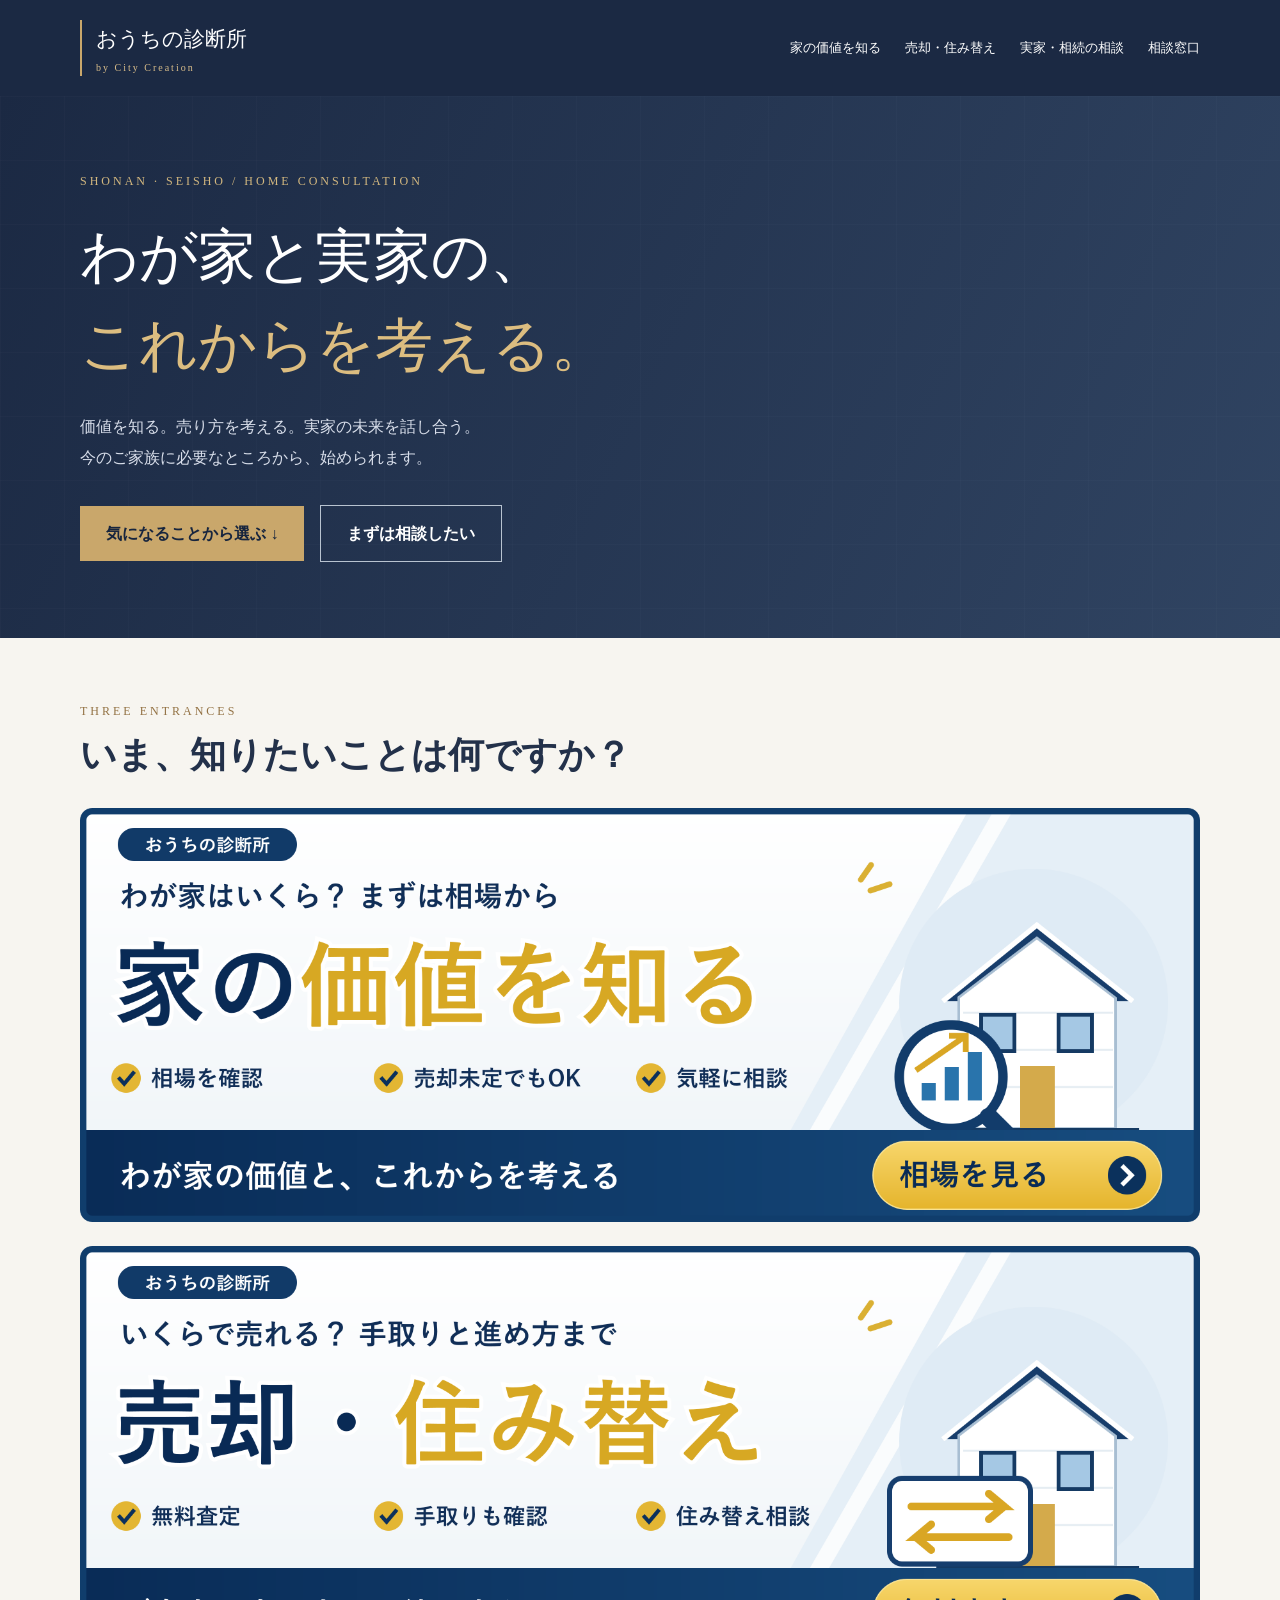
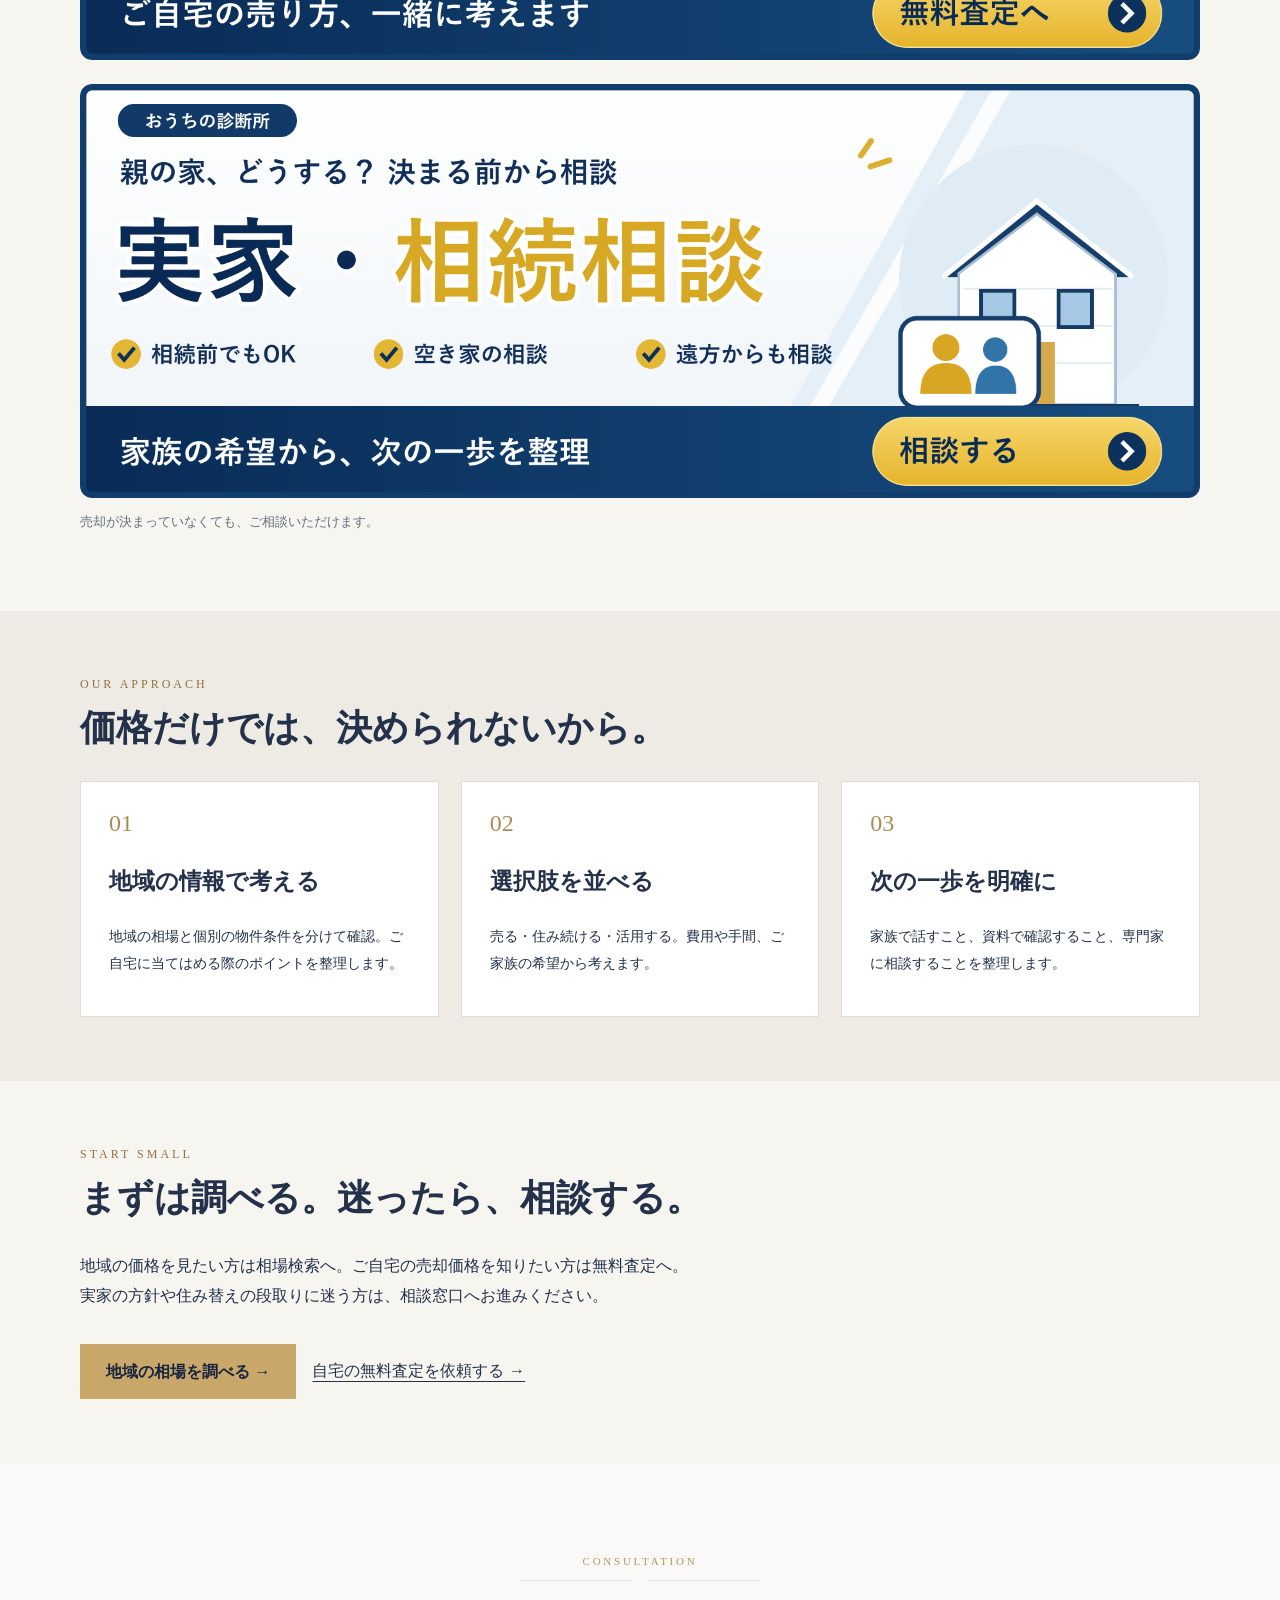
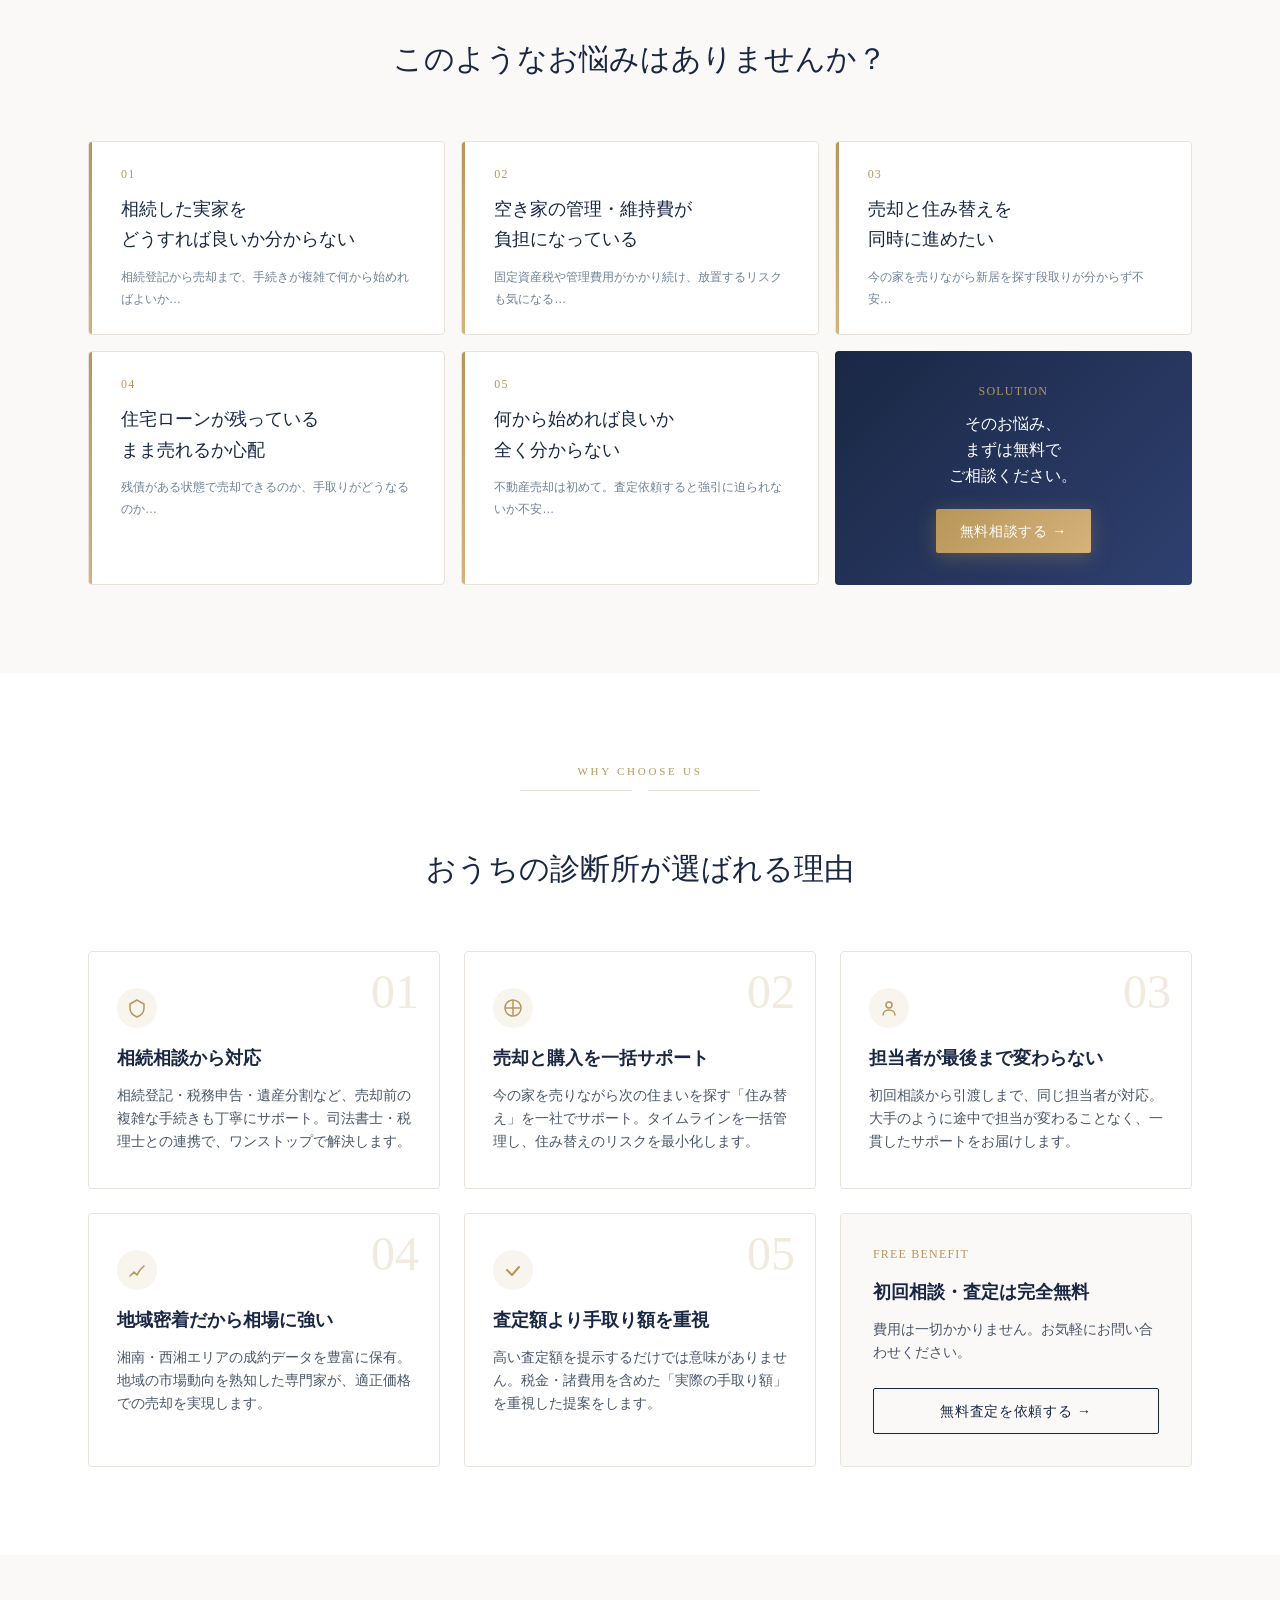
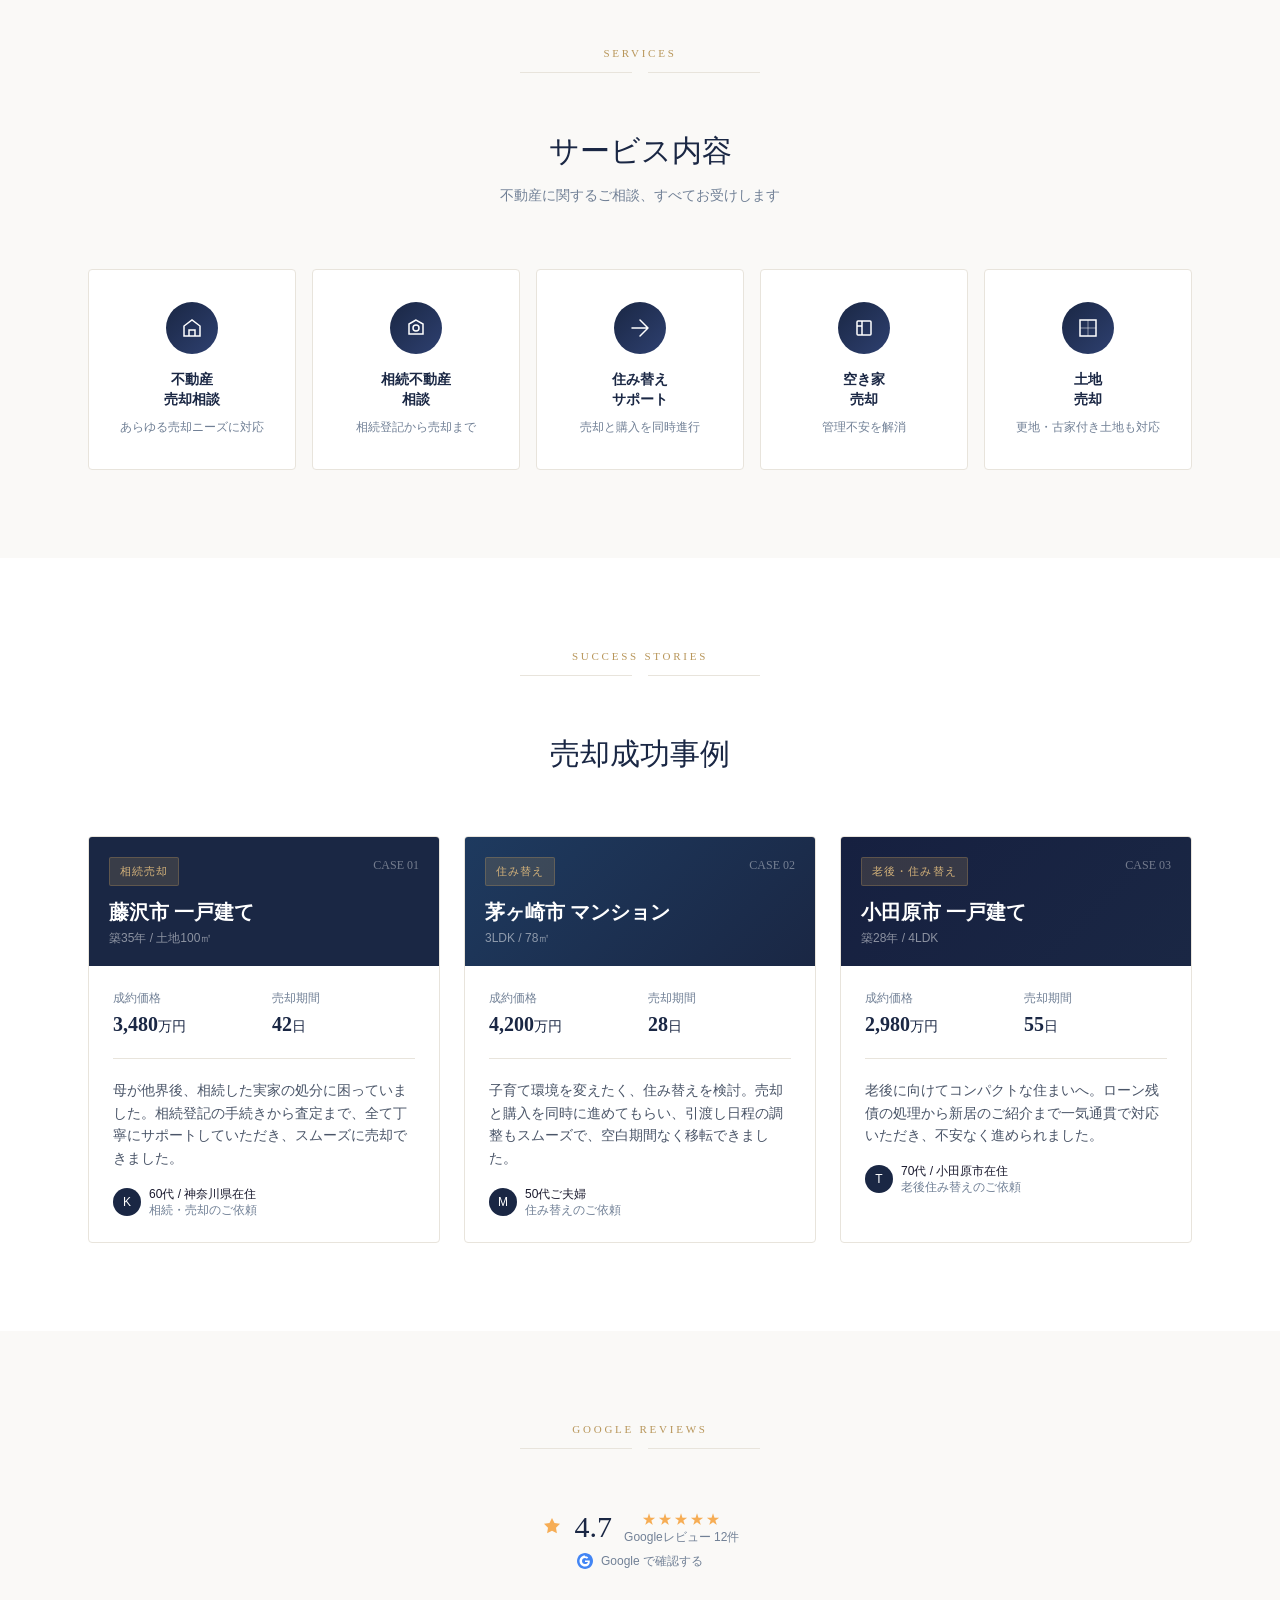
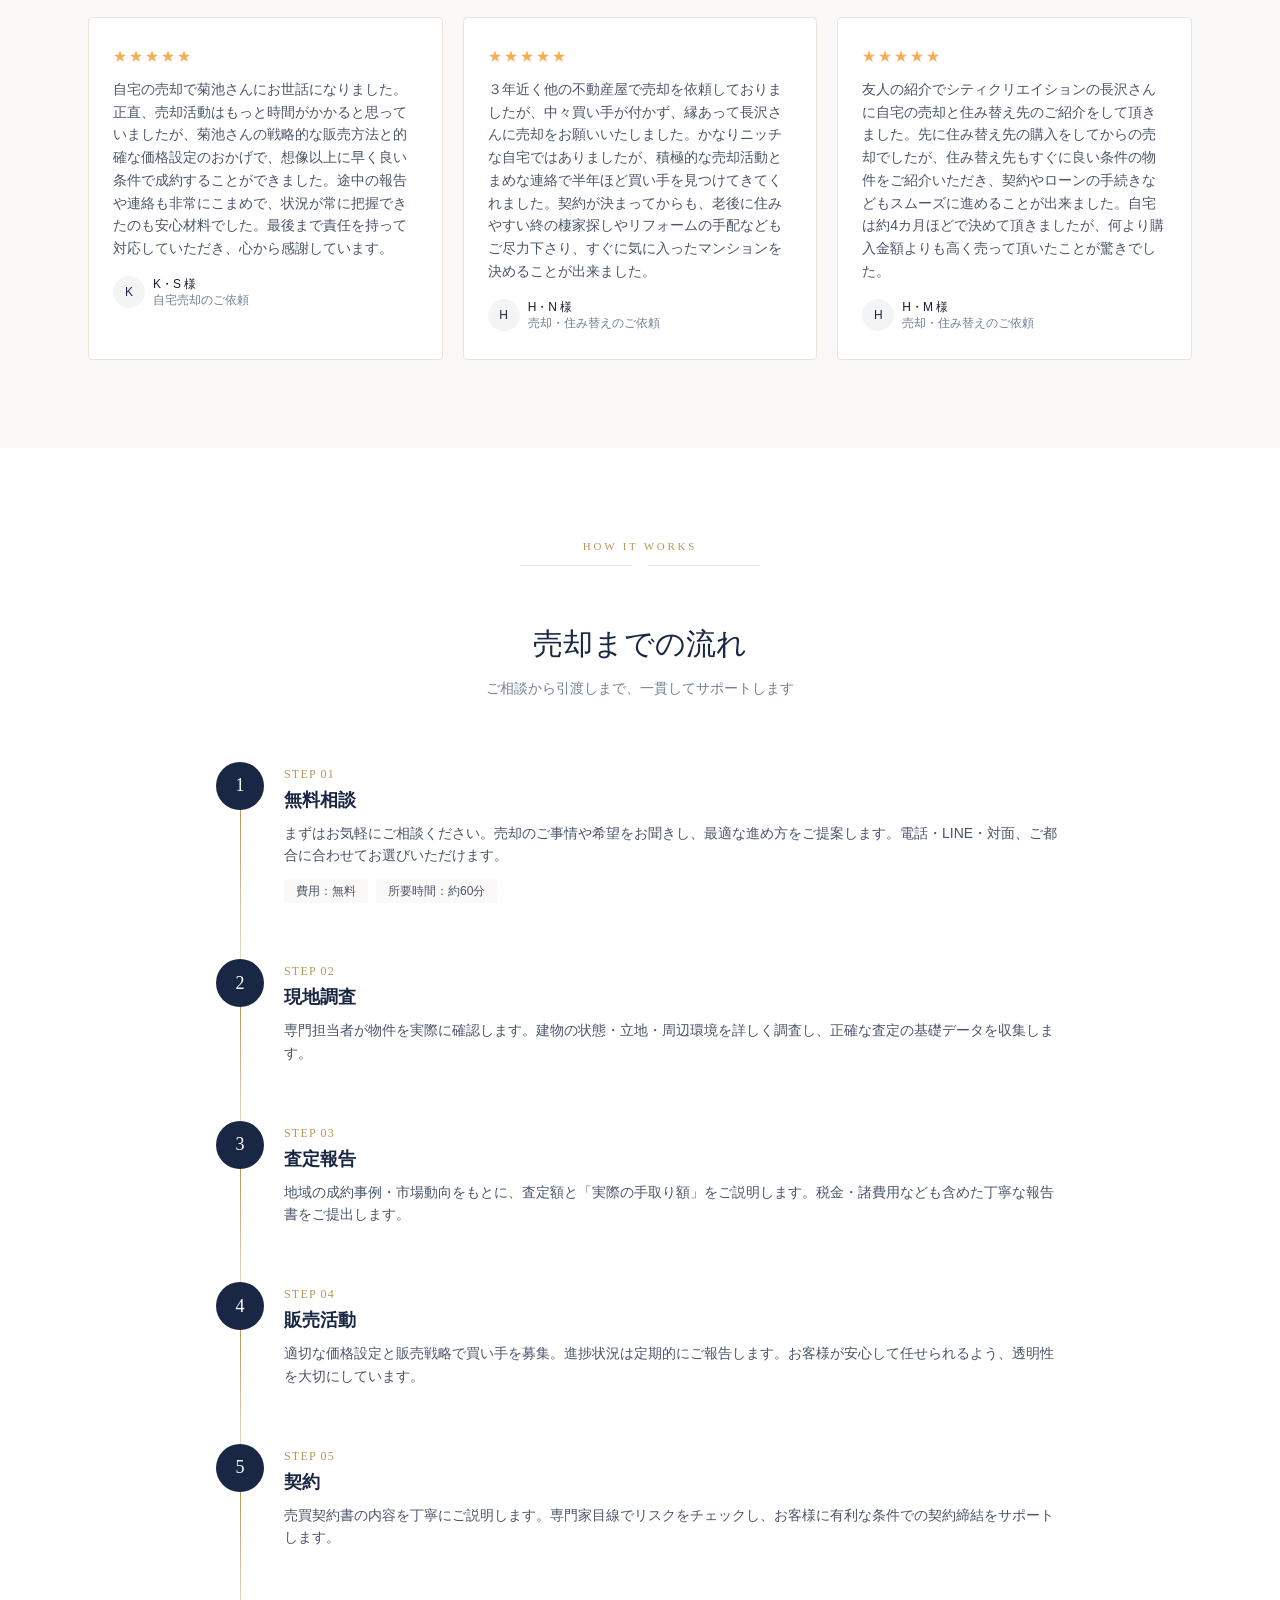
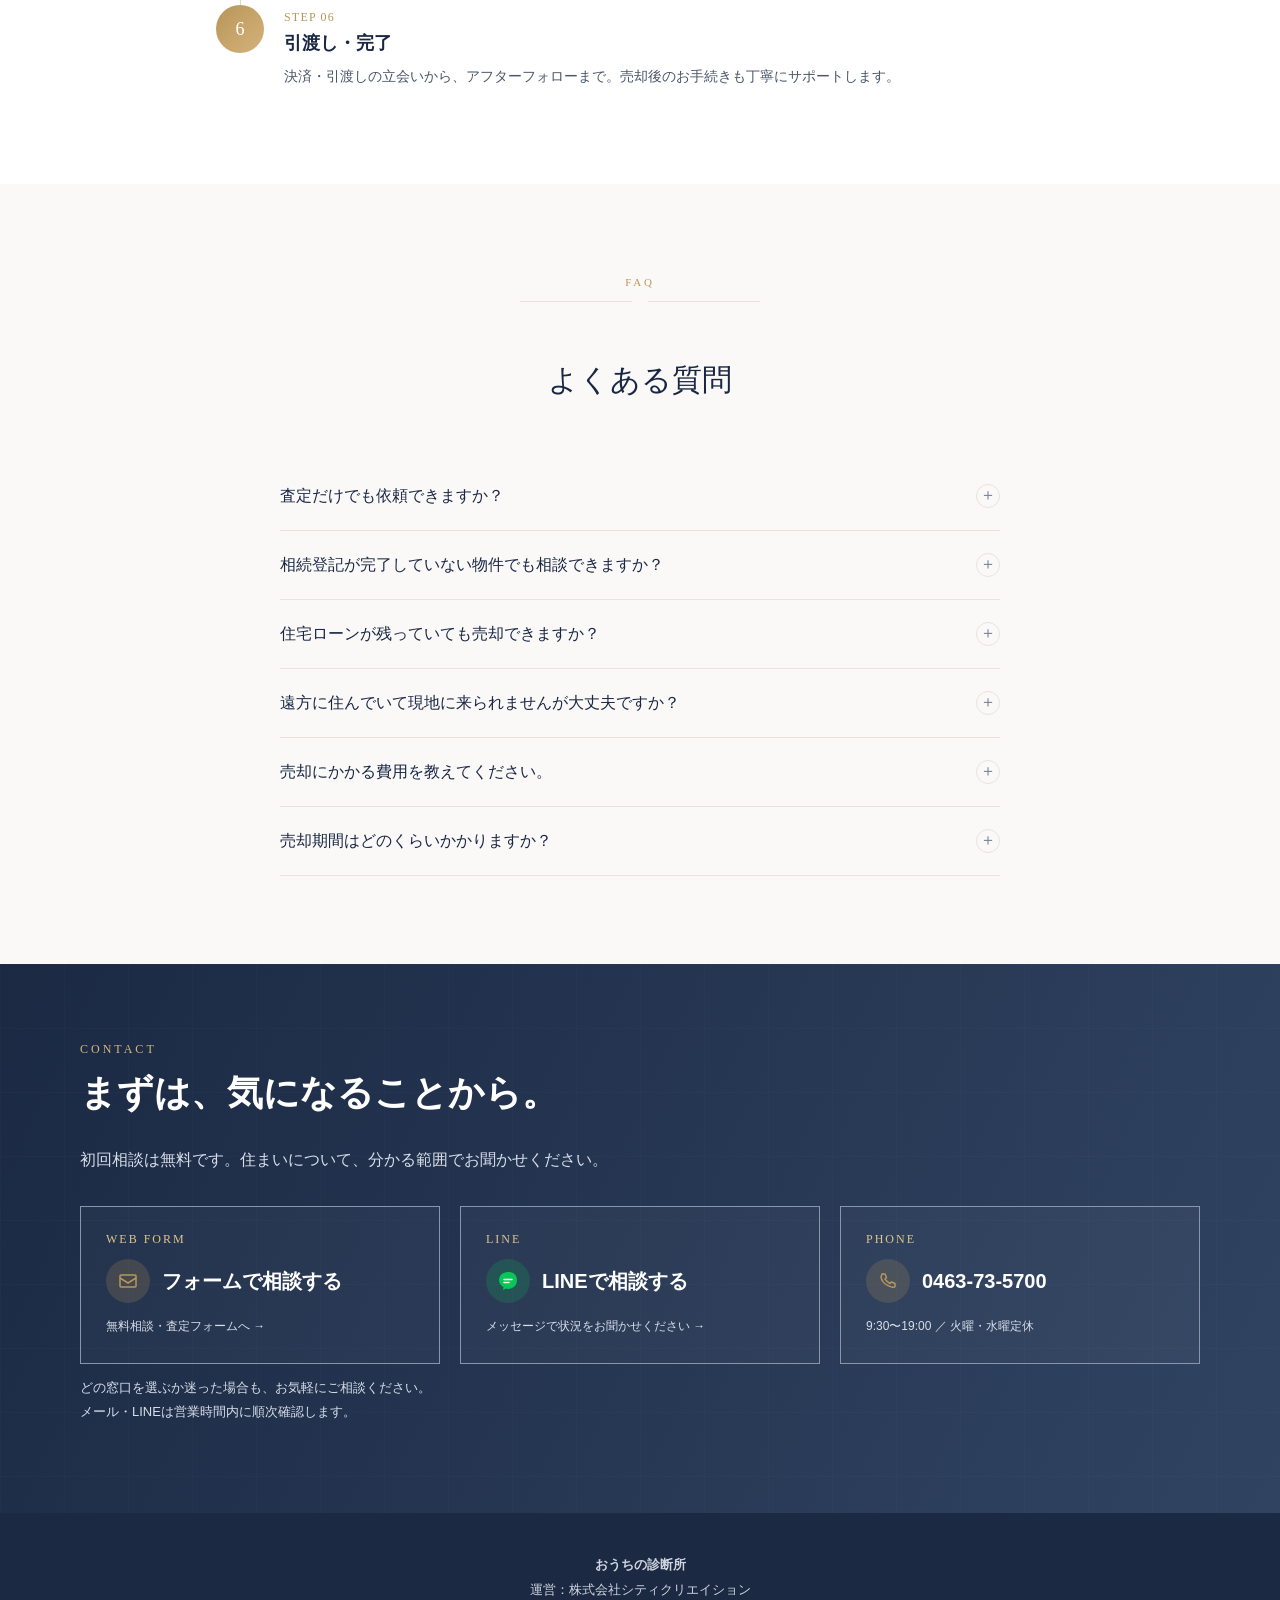
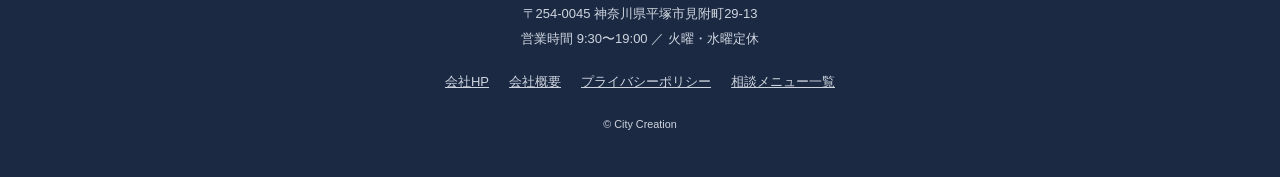
<file: index.html>
<!doctype html><html lang="ja"><head><meta charset="utf-8"><meta name="viewport" content="width=device-width,initial-scale=1"><meta name="description" content="湘南・西湘の家の価値、売却・住み替え、実家・相続の相談窓口。シティクリエイションが住まいの選択肢を一緒に整理します。"><meta name="theme-color" content="#1b2943"><title>わが家と実家の相談窓口｜おうちの診断所・シティクリエイション</title><link rel="stylesheet" href="style.css"><link rel="stylesheet" href="public.css"><link rel="canonical" href="https://citycreationnet-cloud.github.io/ouchi-shindan/"><link rel="stylesheet" href="motion.css"><link rel="stylesheet" href="consultation.css"></head><body><a class="skip" href="#main">本文へ移動</a><header><a class="brand" href="index.html">おうちの診断所<small>by City Creation</small></a><nav aria-label="診断・相談メニュー"><a href="value.html" >家の価値を知る</a><a href="sell.html" >売却・住み替え</a><a href="family.html" >実家・相続の相談</a><a href="#contact">相談窓口</a></nav></header><main id="main"><section class="hero"><div class="wrap"><div class="eyebrow">SHONAN · SEISHO / HOME CONSULTATION</div><h1>わが家と実家の、<br><span class="gold">これからを考える。</span></h1><p>価値を知る。売り方を考える。実家の未来を話し合う。<br>今のご家族に必要なところから、始められます。</p><div class="actions"><a class="button" href="#services">気になることから選ぶ ↓</a><a class="button outline" href="#contact">まずは相談したい</a></div></div></section><section class="section" id="services"><div class="wrap"><div class="eyebrow">THREE ENTRANCES</div><h2>いま、知りたいことは何ですか？</h2><div class="grid"><a class="banner" href="value.html"><img src="value-banner.png" width="1750" height="647" alt="家の価値を知る：わが家の価値、まずは知ることから。 相場・資産診断を見る"></a><a class="banner" href="sell.html"><img src="sell-banner.png" width="1750" height="647" alt="売却・住み替え：いくらで売れるか。手取りと進め方まで。 売却診断を見る"></a><a class="banner" href="family.html"><img src="family-banner.png" width="1750" height="647" alt="実家・相続の相談：親の家、どうする？決まる前から、一緒に。 実家の相談を見る"></a></div><p class="caption">売却が決まっていなくても、ご相談いただけます。</p></div></section><section class="section soft"><div class="wrap"><div class="eyebrow">OUR APPROACH</div><h2>価格だけでは、決められないから。</h2><div class="grid"><div class="card"><span class="num">01</span><h3>地域の情報で考える</h3><p>地域の相場と個別の物件条件を分けて確認。ご自宅に当てはめる際のポイントを整理します。</p></div><div class="card"><span class="num">02</span><h3>選択肢を並べる</h3><p>売る・住み続ける・活用する。費用や手間、ご家族の希望から考えます。</p></div><div class="card"><span class="num">03</span><h3>次の一歩を明確に</h3><p>家族で話すこと、資料で確認すること、専門家に相談することを整理します。</p></div></div></div></section><section class="section"><div class="wrap"><div class="eyebrow">START SMALL</div><h2>まずは調べる。迷ったら、相談する。</h2><p>地域の価格を見たい方は相場検索へ。ご自宅の売却価格を知りたい方は無料査定へ。<br>実家の方針や住み替えの段取りに迷う方は、相談窓口へお進みください。</p><div class="actions"><a class="button" href="https://citycreationnet-cloud.github.io/market-pricesearch/">地域の相場を調べる →</a><a class="textlink" href="sale-consultation.html#contact">自宅の無料査定を依頼する →</a></div></div></section><div class="legacy">
<section class="section-pad bg-cream" id="worries">
  <div class="max-w-6xl mx-auto px-6">
    
    <div class="text-center mb-16 animate-on-scroll visible">
      <span class="section-label">CONSULTATION</span>
      <div class="ornament-divider"></div>
      <h2 class="font-serif text-2xl md:text-3xl" style="color:var(--navy);">このようなお悩みは<br class="md:hidden">ありませんか？</h2>
    </div>

    <div class="grid grid-cols-1 md:grid-cols-2 lg:grid-cols-3 gap-4">
      
      <div class="worry-card p-6 pl-8 animate-on-scroll delay-1 visible">
        <div class="text-xs tracking-widest font-en mb-3" style="color:var(--gold);">01</div>
        <p class="font-serif text-base md:text-lg" style="color:var(--navy);font-weight:500;line-height:1.7;">相続した実家を<br>どうすれば良いか分からない</p>
        <p class="text-xs mt-3" style="color:var(--text-light);line-height:1.8;">相続登記から売却まで、手続きが複雑で何から始めればよいか…</p>
      </div>

      <div class="worry-card p-6 pl-8 animate-on-scroll delay-2 visible">
        <div class="text-xs tracking-widest font-en mb-3" style="color:var(--gold);">02</div>
        <p class="font-serif text-base md:text-lg" style="color:var(--navy);font-weight:500;line-height:1.7;">空き家の管理・維持費が<br>負担になっている</p>
        <p class="text-xs mt-3" style="color:var(--text-light);line-height:1.8;">固定資産税や管理費用がかかり続け、放置するリスクも気になる…</p>
      </div>

      <div class="worry-card p-6 pl-8 animate-on-scroll delay-3 visible">
        <div class="text-xs tracking-widest font-en mb-3" style="color:var(--gold);">03</div>
        <p class="font-serif text-base md:text-lg" style="color:var(--navy);font-weight:500;line-height:1.7;">売却と住み替えを<br>同時に進めたい</p>
        <p class="text-xs mt-3" style="color:var(--text-light);line-height:1.8;">今の家を売りながら新居を探す段取りが分からず不安…</p>
      </div>

      <div class="worry-card p-6 pl-8 animate-on-scroll delay-1 visible">
        <div class="text-xs tracking-widest font-en mb-3" style="color:var(--gold);">04</div>
        <p class="font-serif text-base md:text-lg" style="color:var(--navy);font-weight:500;line-height:1.7;">住宅ローンが残っている<br>まま売れるか心配</p>
        <p class="text-xs mt-3" style="color:var(--text-light);line-height:1.8;">残債がある状態で売却できるのか、手取りがどうなるのか…</p>
      </div>

      <div class="worry-card p-6 pl-8 animate-on-scroll delay-2 visible">
        <div class="text-xs tracking-widest font-en mb-3" style="color:var(--gold);">05</div>
        <p class="font-serif text-base md:text-lg" style="color:var(--navy);font-weight:500;line-height:1.7;">何から始めれば良いか<br>全く分からない</p>
        <p class="text-xs mt-3" style="color:var(--text-light);line-height:1.8;">不動産売却は初めて。査定依頼すると強引に迫られないか不安…</p>
      </div>

      <div class="animate-on-scroll delay-3 flex items-center justify-center p-8 visible" style="background:linear-gradient(135deg,var(--navy) 0%,var(--navy-light) 100%);border-radius:4px;">
        <div class="text-center">
          <div class="font-en text-xs tracking-widest mb-3" style="color:var(--gold);">SOLUTION</div>
          <p class="font-serif text-white text-base leading-relaxed mb-5">そのお悩み、<br>まずは無料で<br>ご相談ください。</p>
          <a href="#contact" class="btn-primary inline-block px-6 py-3 text-sm rounded-sm">無料相談する →</a>
        </div>
      </div>

    </div>
  </div>
</section>

<!-- ========== REASONS ========== -->
<section class="section-pad" id="reasons" style="background:white;">
  <div class="max-w-6xl mx-auto px-6">
    
    <div class="text-center mb-16 animate-on-scroll visible">
      <span class="section-label">WHY CHOOSE US</span>
      <div class="ornament-divider"></div>
      <h2 class="font-serif text-2xl md:text-3xl" style="color:var(--navy);">おうちの診断所が<br class="md:hidden">選ばれる理由</h2>
    </div>

    <div class="grid grid-cols-1 md:grid-cols-2 lg:grid-cols-3 gap-6">
      
      <div class="reason-card animate-on-scroll delay-1 visible">
        <div class="reason-number">01</div>
        <div class="w-10 h-10 rounded-full flex items-center justify-center mb-4" style="background:rgba(184,150,90,0.1);">
          <svg width="20" height="20" viewBox="0 0 20 20" fill="none"><path d="M10 2L3 6v4c0 4 3 7.5 7 9 4-1.5 7-5 7-9V6L10 2z" stroke="#b8965a" stroke-width="1.5" fill="none"></path></svg>
        </div>
        <h3 class="font-serif text-lg mb-3" style="color:var(--navy);font-weight:600;">相続相談から対応</h3>
        <p class="text-sm leading-relaxed" style="color:var(--text-mid);">相続登記・税務申告・遺産分割など、売却前の複雑な手続きも丁寧にサポート。司法書士・税理士との連携で、ワンストップで解決します。</p>
      </div>

      <div class="reason-card animate-on-scroll delay-2 visible">
        <div class="reason-number">02</div>
        <div class="w-10 h-10 rounded-full flex items-center justify-center mb-4" style="background:rgba(184,150,90,0.1);">
          <svg width="20" height="20" viewBox="0 0 20 20" fill="none"><path d="M3 10h14M10 3v14" stroke="#b8965a" stroke-width="1.5" stroke-linecap="round"></path><circle cx="10" cy="10" r="8" stroke="#b8965a" stroke-width="1.5" fill="none"></circle></svg>
        </div>
        <h3 class="font-serif text-lg mb-3" style="color:var(--navy);font-weight:600;">売却と購入を一括サポート</h3>
        <p class="text-sm leading-relaxed" style="color:var(--text-mid);">今の家を売りながら次の住まいを探す「住み替え」を一社でサポート。タイムラインを一括管理し、住み替えのリスクを最小化します。</p>
      </div>

      <div class="reason-card animate-on-scroll delay-3 visible">
        <div class="reason-number">03</div>
        <div class="w-10 h-10 rounded-full flex items-center justify-center mb-4" style="background:rgba(184,150,90,0.1);">
          <svg width="20" height="20" viewBox="0 0 20 20" fill="none"><circle cx="10" cy="7" r="3" stroke="#b8965a" stroke-width="1.5" fill="none"></circle><path d="M4 17c0-3 2.7-5 6-5s6 2 6 5" stroke="#b8965a" stroke-width="1.5" stroke-linecap="round" fill="none"></path></svg>
        </div>
        <h3 class="font-serif text-lg mb-3" style="color:var(--navy);font-weight:600;">担当者が最後まで変わらない</h3>
        <p class="text-sm leading-relaxed" style="color:var(--text-mid);">初回相談から引渡しまで、同じ担当者が対応。大手のように途中で担当が変わることなく、一貫したサポートをお届けします。</p>
      </div>

      <div class="reason-card animate-on-scroll delay-1 visible">
        <div class="reason-number">04</div>
        <div class="w-10 h-10 rounded-full flex items-center justify-center mb-4" style="background:rgba(184,150,90,0.1);">
          <svg width="20" height="20" viewBox="0 0 20 20" fill="none"><path d="M3 16l4-4 3 3 3-5 4-4" stroke="#b8965a" stroke-width="1.5" stroke-linecap="round" stroke-linejoin="round" fill="none"></path></svg>
        </div>
        <h3 class="font-serif text-lg mb-3" style="color:var(--navy);font-weight:600;">地域密着だから相場に強い</h3>
        <p class="text-sm leading-relaxed" style="color:var(--text-mid);">湘南・西湘エリアの成約データを豊富に保有。地域の市場動向を熟知した専門家が、適正価格での売却を実現します。</p>
      </div>

      <div class="reason-card animate-on-scroll delay-2 visible">
        <div class="reason-number">05</div>
        <div class="w-10 h-10 rounded-full flex items-center justify-center mb-4" style="background:rgba(184,150,90,0.1);">
          <svg width="20" height="20" viewBox="0 0 20 20" fill="none"><path d="M4 10l5 5 7-8" stroke="#b8965a" stroke-width="2" stroke-linecap="round" stroke-linejoin="round" fill="none"></path></svg>
        </div>
        <h3 class="font-serif text-lg mb-3" style="color:var(--navy);font-weight:600;">査定額より手取り額を重視</h3>
        <p class="text-sm leading-relaxed" style="color:var(--text-mid);">高い査定額を提示するだけでは意味がありません。税金・諸費用を含めた「実際の手取り額」を重視した提案をします。</p>
      </div>

      <!-- 特典カード -->
      <div class="animate-on-scroll delay-3 p-8 flex flex-col justify-between visible" style="background:var(--cream);border:1px solid var(--border);border-radius:4px;">
        <div>
          <div class="font-en text-xs tracking-widest mb-4" style="color:var(--gold);">FREE BENEFIT</div>
          <h3 class="font-serif text-lg mb-3" style="color:var(--navy);font-weight:600;">初回相談・査定は完全無料</h3>
          <p class="text-sm leading-relaxed" style="color:var(--text-mid);">費用は一切かかりません。お気軽にお問い合わせください。</p>
        </div>
        <a href="#contact" class="mt-6 inline-block text-center border border-solid rounded-sm py-3 text-sm font-medium tracking-wider transition-all hover:bg-white" style="border-color:var(--navy);color:var(--navy);">無料査定を依頼する →</a>
      </div>

    </div>
  </div>
</section>

<!-- ========== SERVICES ========== -->
<section class="section-pad bg-cream" id="service-menu">
  <div class="max-w-6xl mx-auto px-6">
    
    <div class="text-center mb-16 animate-on-scroll visible">
      <span class="section-label">SERVICES</span>
      <div class="ornament-divider"></div>
      <h2 class="font-serif text-2xl md:text-3xl" style="color:var(--navy);">サービス内容</h2>
      <p class="text-sm mt-4" style="color:var(--text-light);">不動産に関するご相談、すべてお受けします</p>
    </div>

    <div class="grid grid-cols-2 md:grid-cols-3 lg:grid-cols-5 gap-4">
      
      <div class="service-card animate-on-scroll delay-1 visible">
        <div class="service-icon">
          <svg width="22" height="22" viewBox="0 0 22 22" fill="none"><path d="M3 19V9l8-6 8 6v10H3z" stroke="white" stroke-width="1.5" fill="none"></path><path d="M8 19v-6h6v6" stroke="white" stroke-width="1.5" fill="none"></path></svg>
        </div>
        <h3 class="font-serif text-sm font-semibold mb-2" style="color:var(--navy);">不動産<br>売却相談</h3>
        <p class="text-xs leading-relaxed" style="color:var(--text-light);">あらゆる売却ニーズに対応</p>
      </div>

      <div class="service-card animate-on-scroll delay-2 visible">
        <div class="service-icon">
          <svg width="22" height="22" viewBox="0 0 22 22" fill="none"><path d="M11 3L4 7v10h14V7L11 3z" stroke="white" stroke-width="1.5" fill="none"></path><circle cx="11" cy="11" r="3" stroke="white" stroke-width="1.5" fill="none"></circle></svg>
        </div>
        <h3 class="font-serif text-sm font-semibold mb-2" style="color:var(--navy);">相続不動産<br>相談</h3>
        <p class="text-xs leading-relaxed" style="color:var(--text-light);">相続登記から売却まで</p>
      </div>

      <div class="service-card animate-on-scroll delay-3 visible">
        <div class="service-icon">
          <svg width="22" height="22" viewBox="0 0 22 22" fill="none"><path d="M3 11h16M11 3l8 8-8 8" stroke="white" stroke-width="1.5" stroke-linecap="round" stroke-linejoin="round" fill="none"></path></svg>
        </div>
        <h3 class="font-serif text-sm font-semibold mb-2" style="color:var(--navy);">住み替え<br>サポート</h3>
        <p class="text-xs leading-relaxed" style="color:var(--text-light);">売却と購入を同時進行</p>
      </div>

      <div class="service-card animate-on-scroll delay-4 visible">
        <div class="service-icon">
          <svg width="22" height="22" viewBox="0 0 22 22" fill="none"><rect x="4" y="4" width="14" height="14" rx="1" stroke="white" stroke-width="1.5" fill="none"></rect><path d="M9 4v14M4 9h5" stroke="white" stroke-width="1.5" fill="none"></path></svg>
        </div>
        <h3 class="font-serif text-sm font-semibold mb-2" style="color:var(--navy);">空き家<br>売却</h3>
        <p class="text-xs leading-relaxed" style="color:var(--text-light);">管理不安を解消</p>
      </div>

      <div class="service-card col-span-2 md:col-span-1 animate-on-scroll delay-5 visible">
        <div class="service-icon">
          <svg width="22" height="22" viewBox="0 0 22 22" fill="none"><rect x="3" y="3" width="16" height="16" stroke="white" stroke-width="1.5" fill="none"></rect><path d="M3 11h16M11 3v16" stroke="white" stroke-width="1" fill="none" opacity="0.5"></path></svg>
        </div>
        <h3 class="font-serif text-sm font-semibold mb-2" style="color:var(--navy);">土地<br>売却</h3>
        <p class="text-xs leading-relaxed" style="color:var(--text-light);">更地・古家付き土地も対応</p>
      </div>

    </div>
  </div>
</section>

<!-- ========== CASES ========== -->
<section class="section-pad" style="background:white;" id="cases">
  <div class="max-w-6xl mx-auto px-6">
    
    <div class="text-center mb-16 animate-on-scroll visible">
      <span class="section-label">SUCCESS STORIES</span>
      <div class="ornament-divider"></div>
      <h2 class="font-serif text-2xl md:text-3xl" style="color:var(--navy);">売却成功事例</h2>
    </div>

    <div class="grid grid-cols-1 md:grid-cols-3 gap-6">
      
      <div class="case-card animate-on-scroll delay-1 visible">
        <div class="p-5" style="background:var(--navy);">
          <div class="flex justify-between items-start mb-3">
            <span class="tag" style="background:rgba(184,150,90,0.2);color:var(--gold-light);">相続売却</span>
            <span class="font-en text-xs" style="color:rgba(255,255,255,0.4);">CASE 01</span>
          </div>
          <div class="font-serif text-white text-xl font-semibold">藤沢市 一戸建て</div>
          <div class="text-white/50 text-xs mt-1">築35年 / 土地100㎡</div>
        </div>
        <div class="p-6">
          <div class="grid grid-cols-2 gap-4 mb-5 pb-5" style="border-bottom:1px solid var(--border);">
            <div>
              <div class="text-xs mb-1" style="color:var(--text-light);">成約価格</div>
              <div class="font-serif text-xl font-semibold" style="color:var(--navy);">3,480<span class="text-sm font-normal">万円</span></div>
            </div>
            <div>
              <div class="text-xs mb-1" style="color:var(--text-light);">売却期間</div>
              <div class="font-serif text-xl font-semibold" style="color:var(--navy);">42<span class="text-sm font-normal">日</span></div>
            </div>
          </div>
          <p class="text-sm leading-relaxed" style="color:var(--text-mid);">母が他界後、相続した実家の処分に困っていました。相続登記の手続きから査定まで、全て丁寧にサポートしていただき、スムーズに売却できました。</p>
          <div class="mt-4 flex items-center gap-2">
            <div class="w-7 h-7 rounded-full flex items-center justify-center text-white text-xs font-medium" style="background:var(--navy);">K</div>
            <div>
              <div class="text-xs font-medium" style="color:var(--text-dark);">60代 / 神奈川県在住</div>
              <div class="text-xs" style="color:var(--text-light);">相続・売却のご依頼</div>
            </div>
          </div>
        </div>
      </div>

      <div class="case-card animate-on-scroll delay-2 visible">
        <div class="p-5" style="background:linear-gradient(135deg,#1e3a5f,var(--navy));">
          <div class="flex justify-between items-start mb-3">
            <span class="tag" style="background:rgba(184,150,90,0.2);color:var(--gold-light);">住み替え</span>
            <span class="font-en text-xs" style="color:rgba(255,255,255,0.4);">CASE 02</span>
          </div>
          <div class="font-serif text-white text-xl font-semibold">茅ヶ崎市 マンション</div>
          <div class="text-white/50 text-xs mt-1">3LDK / 78㎡</div>
        </div>
        <div class="p-6">
          <div class="grid grid-cols-2 gap-4 mb-5 pb-5" style="border-bottom:1px solid var(--border);">
            <div>
              <div class="text-xs mb-1" style="color:var(--text-light);">成約価格</div>
              <div class="font-serif text-xl font-semibold" style="color:var(--navy);">4,200<span class="text-sm font-normal">万円</span></div>
            </div>
            <div>
              <div class="text-xs mb-1" style="color:var(--text-light);">売却期間</div>
              <div class="font-serif text-xl font-semibold" style="color:var(--navy);">28<span class="text-sm font-normal">日</span></div>
            </div>
          </div>
          <p class="text-sm leading-relaxed" style="color:var(--text-mid);">子育て環境を変えたく、住み替えを検討。売却と購入を同時に進めてもらい、引渡し日程の調整もスムーズで、空白期間なく移転できました。</p>
          <div class="mt-4 flex items-center gap-2">
            <div class="w-7 h-7 rounded-full flex items-center justify-center text-white text-xs font-medium" style="background:var(--navy);">M</div>
            <div>
              <div class="text-xs font-medium" style="color:var(--text-dark);">50代ご夫婦</div>
              <div class="text-xs" style="color:var(--text-light);">住み替えのご依頼</div>
            </div>
          </div>
        </div>
      </div>

      <div class="case-card animate-on-scroll delay-3 visible">
        <div class="p-5" style="background:linear-gradient(135deg,#162040,var(--navy));">
          <div class="flex justify-between items-start mb-3">
            <span class="tag" style="background:rgba(184,150,90,0.2);color:var(--gold-light);">老後・住み替え</span>
            <span class="font-en text-xs" style="color:rgba(255,255,255,0.4);">CASE 03</span>
          </div>
          <div class="font-serif text-white text-xl font-semibold">小田原市 一戸建て</div>
          <div class="text-white/50 text-xs mt-1">築28年 / 4LDK</div>
        </div>
        <div class="p-6">
          <div class="grid grid-cols-2 gap-4 mb-5 pb-5" style="border-bottom:1px solid var(--border);">
            <div>
              <div class="text-xs mb-1" style="color:var(--text-light);">成約価格</div>
              <div class="font-serif text-xl font-semibold" style="color:var(--navy);">2,980<span class="text-sm font-normal">万円</span></div>
            </div>
            <div>
              <div class="text-xs mb-1" style="color:var(--text-light);">売却期間</div>
              <div class="font-serif text-xl font-semibold" style="color:var(--navy);">55<span class="text-sm font-normal">日</span></div>
            </div>
          </div>
          <p class="text-sm leading-relaxed" style="color:var(--text-mid);">老後に向けてコンパクトな住まいへ。ローン残債の処理から新居のご紹介まで一気通貫で対応いただき、不安なく進められました。</p>
          <div class="mt-4 flex items-center gap-2">
            <div class="w-7 h-7 rounded-full flex items-center justify-center text-white text-xs font-medium" style="background:var(--navy);">T</div>
            <div>
              <div class="text-xs font-medium" style="color:var(--text-dark);">70代 / 小田原市在住</div>
              <div class="text-xs" style="color:var(--text-light);">老後住み替えのご依頼</div>
            </div>
          </div>
        </div>
      </div>

    </div>
  </div>
</section>

<!-- ========== REVIEWS ========== -->
<section class="section-pad bg-cream" id="reviews">
  <div class="max-w-6xl mx-auto px-6">
    
    <div class="text-center mb-12 animate-on-scroll visible">
      <span class="section-label">GOOGLE REVIEWS</span>
      <div class="ornament-divider"></div>
      <div class="flex items-center justify-center gap-3 mb-2">
        <svg width="22" height="22" viewBox="0 0 22 22" fill="none"><path d="M11 2l2.5 5 5.5.8-4 3.9.9 5.5L11 14.8l-4.9 2.4.9-5.5-4-3.9 5.5-.8z" fill="#f6ad55"></path></svg>
        <span class="font-en text-3xl" style="color:var(--navy);">4.7</span>
        <div>
          <div class="stars text-sm">★★★★★</div>
          <div class="text-xs" style="color:var(--text-light);">Googleレビュー 12件</div>
        </div>
      </div>
      <div class="flex items-center justify-center gap-2 mt-2">
        <svg width="16" height="16" viewBox="0 0 16 16"><path d="M8 0C3.6 0 0 3.6 0 8s3.6 8 8 8 8-3.6 8-8-3.6-8-8-8z" fill="#4285F4"></path><path d="M8 3.2c1.3 0 2.4.4 3.3 1.2l-1.4 1.4c-.5-.5-1.1-.7-1.9-.7-1.6 0-3 1.3-3 3s1.3 3 3 3c1.5 0 2.6-.9 2.9-2.2H8V7.5h4.7c.1.4.1.8.1 1.2 0 2.8-1.9 4.8-4.8 4.8C4.9 13.5 2.5 11 2.5 8S4.9 2.5 8 2.5V3.2z" fill="white"></path></svg>
        <span class="text-xs" style="color:var(--text-light);">Google で確認する</span>
      </div>
    </div>

    <div class="grid grid-cols-1 md:grid-cols-3 gap-5">
      
      <div class="review-card animate-on-scroll delay-1 visible">
        <div class="stars text-sm mb-3">★★★★★</div>
        <p class="text-sm leading-relaxed mb-4" style="color:var(--text-mid);">自宅の売却で菊池さんにお世話になりました。正直、売却活動はもっと時間がかかると思っていましたが、菊池さんの戦略的な販売方法と的確な価格設定のおかげで、想像以上に早く良い条件で成約することができました。途中の報告や連絡も非常にこまめで、状況が常に把握できたのも安心材料でした。最後まで責任を持って対応していただき、心から感謝しています。</p>
        <div class="flex items-center gap-2">
          <div class="w-8 h-8 rounded-full bg-gray-100 flex items-center justify-center text-xs font-medium" style="color:var(--navy);">K</div>
          <div>
            <div class="text-xs font-medium" style="color:var(--text-dark);">K・S 様</div>
            <div class="text-xs" style="color:var(--text-light);">自宅売却のご依頼</div>
          </div>
        </div>
      </div>

      <div class="review-card animate-on-scroll delay-2 visible">
        <div class="stars text-sm mb-3">★★★★★</div>
        <p class="text-sm leading-relaxed mb-4" style="color:var(--text-mid);">３年近く他の不動産屋で売却を依頼しておりましたが、中々買い手が付かず、縁あって長沢さんに売却をお願いいたしました。かなりニッチな自宅ではありましたが、積極的な売却活動とまめな連絡で半年ほど買い手を見つけてきてくれました。契約が決まってからも、老後に住みやすい終の棲家探しやリフォームの手配などもご尽力下さり、すぐに気に入ったマンションを決めることが出来ました。</p>
        <div class="flex items-center gap-2">
          <div class="w-8 h-8 rounded-full bg-gray-100 flex items-center justify-center text-xs font-medium" style="color:var(--navy);">H</div>
          <div>
            <div class="text-xs font-medium" style="color:var(--text-dark);">H・N 様</div>
            <div class="text-xs" style="color:var(--text-light);">売却・住み替えのご依頼</div>
          </div>
        </div>
      </div>

      <div class="review-card animate-on-scroll delay-3 visible">
        <div class="stars text-sm mb-3">★★★★★</div>
        <p class="text-sm leading-relaxed mb-4" style="color:var(--text-mid);">友人の紹介でシティクリエイションの長沢さんに自宅の売却と住み替え先のご紹介をして頂きました。先に住み替え先の購入をしてからの売却でしたが、住み替え先もすぐに良い条件の物件をご紹介いただき、契約やローンの手続きなどもスムーズに進めることが出来ました。自宅は約4カ月ほどで決めて頂きましたが、何より購入金額よりも高く売って頂いたことが驚きでした。</p>
        <div class="flex items-center gap-2">
          <div class="w-8 h-8 rounded-full bg-gray-100 flex items-center justify-center text-xs font-medium" style="color:var(--navy);">H</div>
          <div>
            <div class="text-xs font-medium" style="color:var(--text-dark);">H・M 様</div>
            <div class="text-xs" style="color:var(--text-light);">売却・住み替えのご依頼</div>
          </div>
        </div>
      </div>

    </div>
  </div>
</section>

<!-- ========== FLOW ========== -->
<section class="section-pad" style="background:white;" id="flow">
  <div class="max-w-4xl mx-auto px-6">
    
    <div class="text-center mb-16 animate-on-scroll visible">
      <span class="section-label">HOW IT WORKS</span>
      <div class="ornament-divider"></div>
      <h2 class="font-serif text-2xl md:text-3xl" style="color:var(--navy);">売却までの流れ</h2>
      <p class="text-sm mt-4" style="color:var(--text-light);">ご相談から引渡しまで、一貫してサポートします</p>
    </div>

    <div class="flex flex-col gap-0">
      
      <div class="step-item pb-12 relative animate-on-scroll delay-1 visible">
        <div class="step-line"></div>
        <div class="step-num">1</div>
        <div class="pt-1 pb-2 flex-1">
          <div class="font-en text-xs tracking-widest mb-1" style="color:var(--gold);">STEP 01</div>
          <h3 class="font-serif text-lg font-semibold mb-2" style="color:var(--navy);">無料相談</h3>
          <p class="text-sm leading-relaxed" style="color:var(--text-mid);">まずはお気軽にご相談ください。売却のご事情や希望をお聞きし、最適な進め方をご提案します。電話・LINE・対面、ご都合に合わせてお選びいただけます。</p>
          <div class="mt-3 flex flex-wrap gap-2">
            <span class="inline-block text-xs px-3 py-1 rounded-sm" style="background:var(--cream);color:var(--text-mid);">費用：無料</span>
            <span class="inline-block text-xs px-3 py-1 rounded-sm" style="background:var(--cream);color:var(--text-mid);">所要時間：約60分</span>
          </div>
        </div>
      </div>

      <div class="step-item pb-12 relative animate-on-scroll delay-2 visible">
        <div class="step-line"></div>
        <div class="step-num">2</div>
        <div class="pt-1 pb-2 flex-1">
          <div class="font-en text-xs tracking-widest mb-1" style="color:var(--gold);">STEP 02</div>
          <h3 class="font-serif text-lg font-semibold mb-2" style="color:var(--navy);">現地調査</h3>
          <p class="text-sm leading-relaxed" style="color:var(--text-mid);">専門担当者が物件を実際に確認します。建物の状態・立地・周辺環境を詳しく調査し、正確な査定の基礎データを収集します。</p>
        </div>
      </div>

      <div class="step-item pb-12 relative animate-on-scroll delay-3 visible">
        <div class="step-line"></div>
        <div class="step-num">3</div>
        <div class="pt-1 pb-2 flex-1">
          <div class="font-en text-xs tracking-widest mb-1" style="color:var(--gold);">STEP 03</div>
          <h3 class="font-serif text-lg font-semibold mb-2" style="color:var(--navy);">査定報告</h3>
          <p class="text-sm leading-relaxed" style="color:var(--text-mid);">地域の成約事例・市場動向をもとに、査定額と「実際の手取り額」をご説明します。税金・諸費用なども含めた丁寧な報告書をご提出します。</p>
        </div>
      </div>

      <div class="step-item pb-12 relative animate-on-scroll delay-4 visible">
        <div class="step-line"></div>
        <div class="step-num">4</div>
        <div class="pt-1 pb-2 flex-1">
          <div class="font-en text-xs tracking-widest mb-1" style="color:var(--gold);">STEP 04</div>
          <h3 class="font-serif text-lg font-semibold mb-2" style="color:var(--navy);">販売活動</h3>
          <p class="text-sm leading-relaxed" style="color:var(--text-mid);">適切な価格設定と販売戦略で買い手を募集。進捗状況は定期的にご報告します。お客様が安心して任せられるよう、透明性を大切にしています。</p>
        </div>
      </div>

      <div class="step-item pb-12 relative animate-on-scroll delay-5 visible">
        <div class="step-line"></div>
        <div class="step-num">5</div>
        <div class="pt-1 pb-2 flex-1">
          <div class="font-en text-xs tracking-widest mb-1" style="color:var(--gold);">STEP 05</div>
          <h3 class="font-serif text-lg font-semibold mb-2" style="color:var(--navy);">契約</h3>
          <p class="text-sm leading-relaxed" style="color:var(--text-mid);">売買契約書の内容を丁寧にご説明します。専門家目線でリスクをチェックし、お客様に有利な条件での契約締結をサポートします。</p>
        </div>
      </div>

      <div class="step-item animate-on-scroll delay-1 visible">
        <div class="step-num" style="background:linear-gradient(135deg,var(--gold),var(--gold-light));">6</div>
        <div class="pt-1 pb-2 flex-1">
          <div class="font-en text-xs tracking-widest mb-1" style="color:var(--gold);">STEP 06</div>
          <h3 class="font-serif text-lg font-semibold mb-2" style="color:var(--navy);">引渡し・完了</h3>
          <p class="text-sm leading-relaxed" style="color:var(--text-mid);">決済・引渡しの立会いから、アフターフォローまで。売却後のお手続きも丁寧にサポートします。</p>
        </div>
      </div>

    </div>
  </div>
</section>

<!-- ========== FAQ ========== -->
<section class="section-pad bg-cream" id="faq">
  <div class="max-w-3xl mx-auto px-6">
    
    <div class="text-center mb-16 animate-on-scroll visible">
      <span class="section-label">FAQ</span>
      <div class="ornament-divider"></div>
      <h2 class="font-serif text-2xl md:text-3xl" style="color:var(--navy);">よくある質問</h2>
    </div>

    <div class="animate-on-scroll visible">
      
      <div class="faq-item">
        <div class="faq-question" onclick="toggleFaq(this)">
          <span class="font-medium text-sm md:text-base pr-4" style="color:var(--navy);">査定だけでも依頼できますか？</span>
          <span class="faq-icon">＋</span>
        </div>
        <div class="faq-answer">
          もちろんです。査定・ご相談は完全無料で、売却の義務も一切ありません。まず「いくらで売れるのか知りたい」というご希望だけでもお気軽にお問い合わせください。
        </div>
      </div>

      <div class="faq-item">
        <div class="faq-question" onclick="toggleFaq(this)">
          <span class="font-medium text-sm md:text-base pr-4" style="color:var(--navy);">相続登記が完了していない物件でも相談できますか？</span>
          <span class="faq-icon">＋</span>
        </div>
        <div class="faq-answer">
          はい、対応しております。相続登記の前段階からご相談いただけます。司法書士・税理士と連携して、相続手続き全体をサポートしますので、まずはご相談ください。
        </div>
      </div>

      <div class="faq-item">
        <div class="faq-question" onclick="toggleFaq(this)">
          <span class="font-medium text-sm md:text-base pr-4" style="color:var(--navy);">住宅ローンが残っていても売却できますか？</span>
          <span class="faq-icon">＋</span>
        </div>
        <div class="faq-answer">
          可能です。売却代金でローンを完済する「オーバーローン」「アンダーローン」いずれのケースも対応しています。金融機関との調整もサポートしますので、ご安心ください。
        </div>
      </div>

      <div class="faq-item">
        <div class="faq-question" onclick="toggleFaq(this)">
          <span class="font-medium text-sm md:text-base pr-4" style="color:var(--navy);">遠方に住んでいて現地に来られませんが大丈夫ですか？</span>
          <span class="faq-icon">＋</span>
        </div>
        <div class="faq-answer">
          問題ございません。相談はオンライン・電話・LINEでも対応しています。書類のやりとりも郵送やオンラインで完結できるケースがほとんどです。
        </div>
      </div>

      <div class="faq-item">
        <div class="faq-question" onclick="toggleFaq(this)">
          <span class="font-medium text-sm md:text-base pr-4" style="color:var(--navy);">売却にかかる費用を教えてください。</span>
          <span class="faq-icon">＋</span>
        </div>
        <div class="faq-answer">
          査定・相談は完全無料です。売却成立時には仲介手数料（法定上限：売却額×3%＋6万円＋消費税）が発生しますが、売却前に必ず詳しくご説明します。隠れた費用は一切ありません。
        </div>
      </div>

      <div class="faq-item">
        <div class="faq-question" onclick="toggleFaq(this)">
          <span class="font-medium text-sm md:text-base pr-4" style="color:var(--navy);">売却期間はどのくらいかかりますか？</span>
          <span class="faq-icon">＋</span>
        </div>
        <div class="faq-answer">
          物件の種類・価格・エリアによって異なりますが、一般的には3〜6ヶ月程度が目安です。当社では地域密着の強みを活かし、平均42日という実績があります（2024年実績）。
        </div>
      </div>

    </div>

  </div>
</section>

<!-- ========== CONTACT (Final CTA) ========== -->
</div><section class="section hero" id="contact"><div class="wrap"><div class="eyebrow">CONTACT</div><h2>まずは、気になることから。</h2><p>初回相談は無料です。住まいについて、分かる範囲でお聞かせください。</p><div class="contact-grid"><a class="contact-card" href="sale-consultation.html#contact"><span>WEB FORM</span><div style="display:flex;align-items:center;gap:12px"><span style="display:flex;align-items:center;justify-content:center;flex:0 0 44px;width:44px;height:44px;border-radius:50%;background:rgba(184,150,90,.2)"><svg aria-hidden="true" focusable="false" width="20" height="20" viewBox="0 0 20 20" fill="none"><rect x="2" y="4" width="16" height="12" rx="1" stroke="#b8965a" stroke-width="1.5" fill="none"></rect><path d="M2 7l8 5 8-5" stroke="#b8965a" stroke-width="1.5" fill="none"></path></svg></span><strong>フォームで相談する</strong></div><small>無料相談・査定フォームへ →</small></a><a class="contact-card" href="https://lin.ee/873AqsI"><span>LINE</span><div style="display:flex;align-items:center;gap:12px"><span style="display:flex;align-items:center;justify-content:center;flex:0 0 44px;width:44px;height:44px;border-radius:50%;background:rgba(6,199,85,.18)"><svg aria-hidden="true" focusable="false" width="22" height="22" viewBox="0 0 22 22" fill="none"><path d="M11 2C6 2 2 5.6 2 10c0 3 1.8 5.6 4.5 7.2L6 20l3-1.5C9.6 18.8 10.3 19 11 19c5 0 9-3.6 9-9s-4-8-9-8z" fill="#06C755"></path><path d="M7 9.5h8M7 12.5h5" stroke="white" stroke-width="1.5" stroke-linecap="round"></path></svg></span><strong>LINEで相談する</strong></div><small>メッセージで状況をお聞かせください →</small></a><a class="contact-card" href="tel:0463735700"><span>PHONE</span><div style="display:flex;align-items:center;gap:12px"><span style="display:flex;align-items:center;justify-content:center;flex:0 0 44px;width:44px;height:44px;border-radius:50%;background:rgba(184,150,90,.2)"><svg aria-hidden="true" focusable="false" width="20" height="20" viewBox="0 0 20 20" fill="none"><path d="M4 3h3l1.5 3.5L7 8c1 1.5 3 3.5 5 4.5l1.5-1.5L17 12.5V15.5C16 18 4 14 3 6L4 3z" stroke="#b8965a" stroke-width="1.5" fill="none"></path></svg></span><strong>0463-73-5700</strong></div><small>9:30〜19:00 ／ 火曜・水曜定休</small></a></div><p class="contact-note">どの窓口を選ぶか迷った場合も、お気軽にご相談ください。<br>メール・LINEは営業時間内に順次確認します。</p></div></section></main><footer><strong>おうちの診断所</strong><br>運営：株式会社シティクリエイション<br>〒254-0045 神奈川県平塚市見附町29-13<br>営業時間 9:30〜19:00 ／ 火曜・水曜定休<p><a href="https://www.city-c.net/">会社HP</a><a href="https://www.city-c.net/company/">会社概要</a><a href="https://www.city-c.net/privacy/">プライバシーポリシー</a><a href="index.html">相談メニュー一覧</a></p><small>© City Creation</small></footer><script src="motion.js" defer></script><script src="consultation.js" defer></script></body></html>
</file>
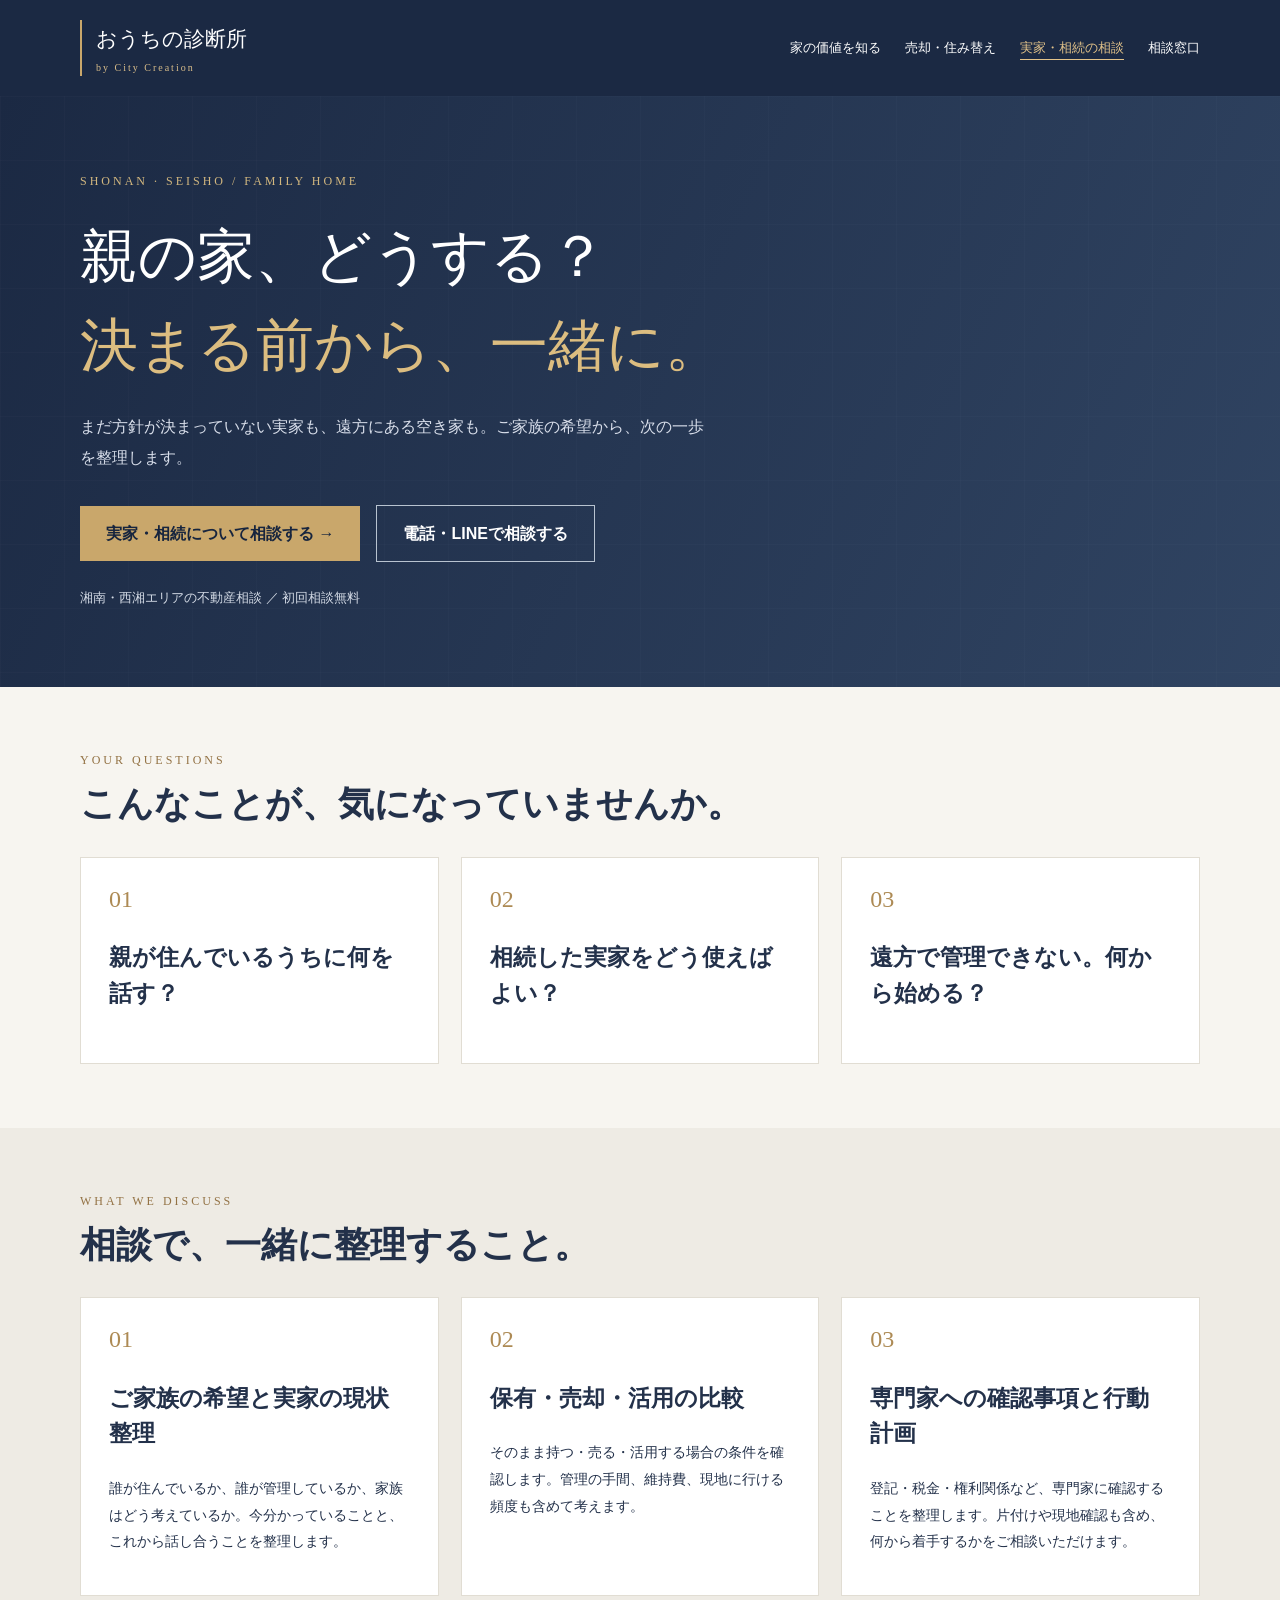
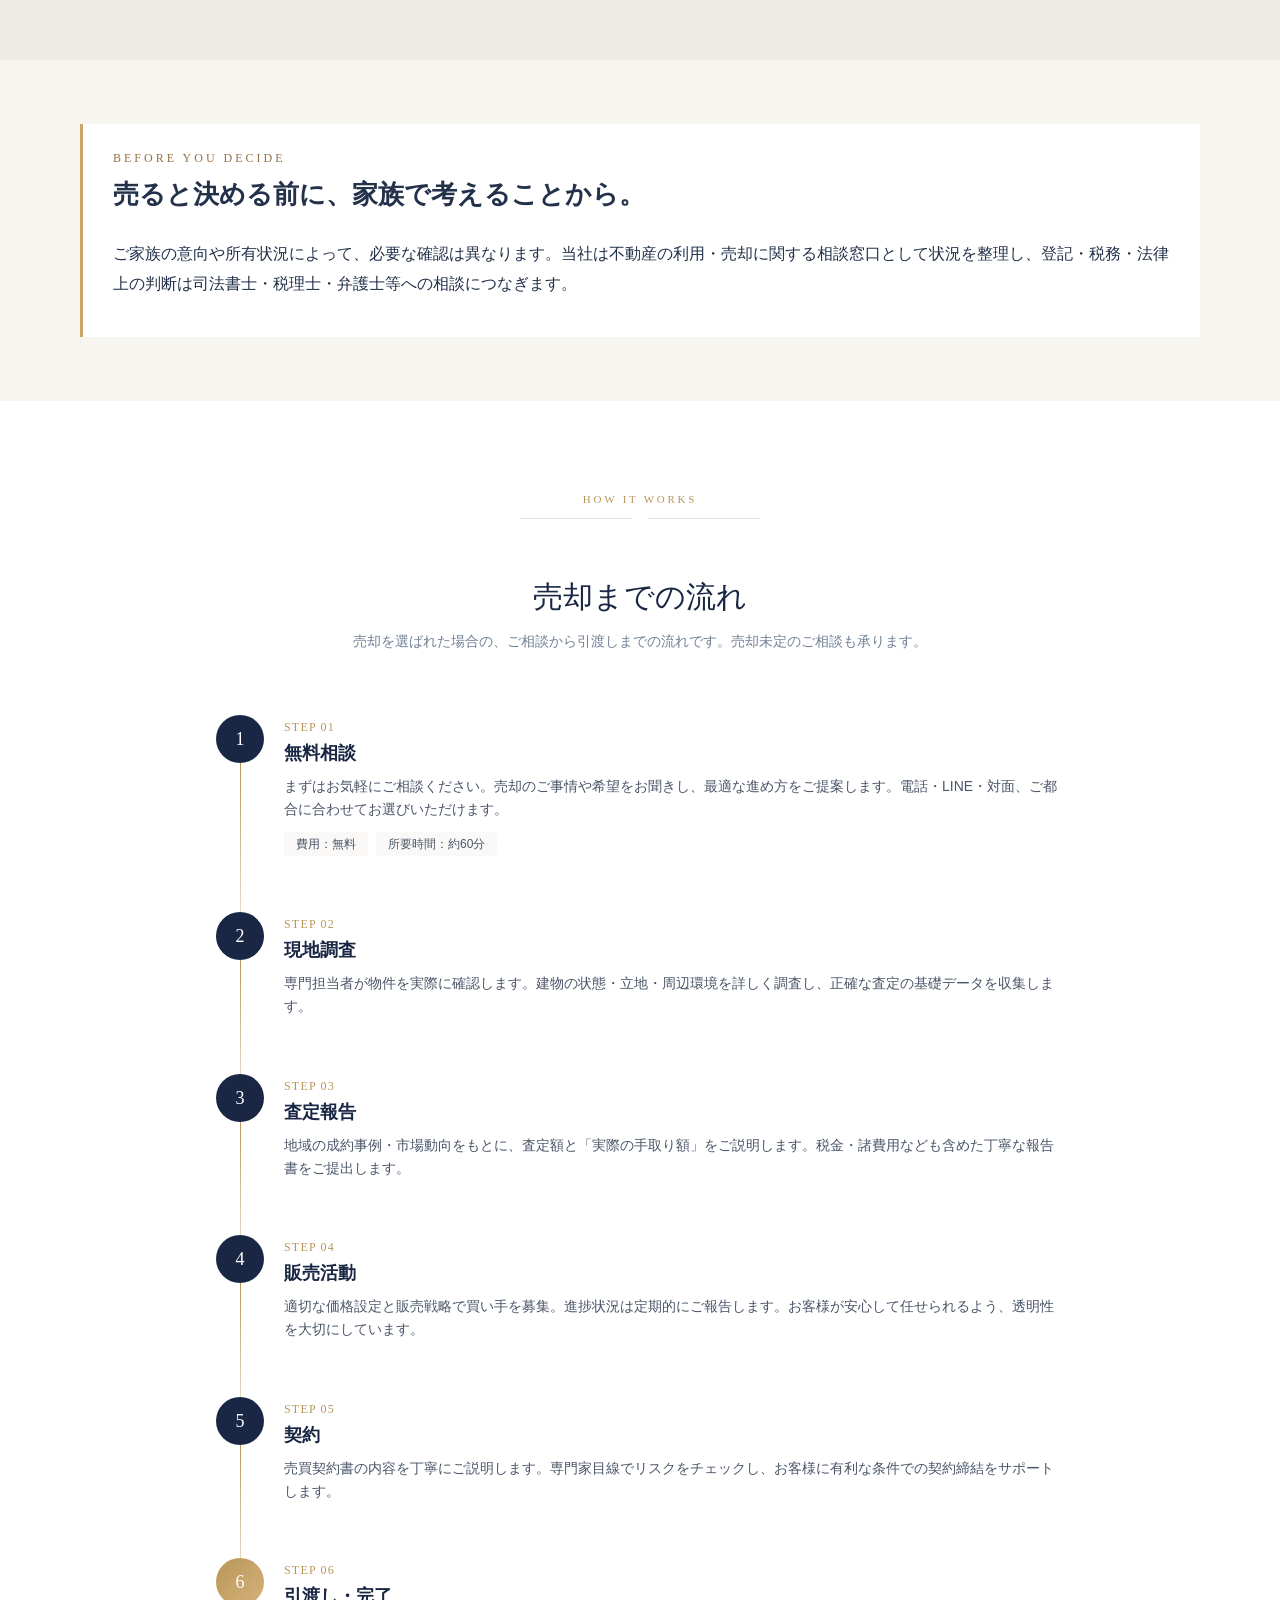
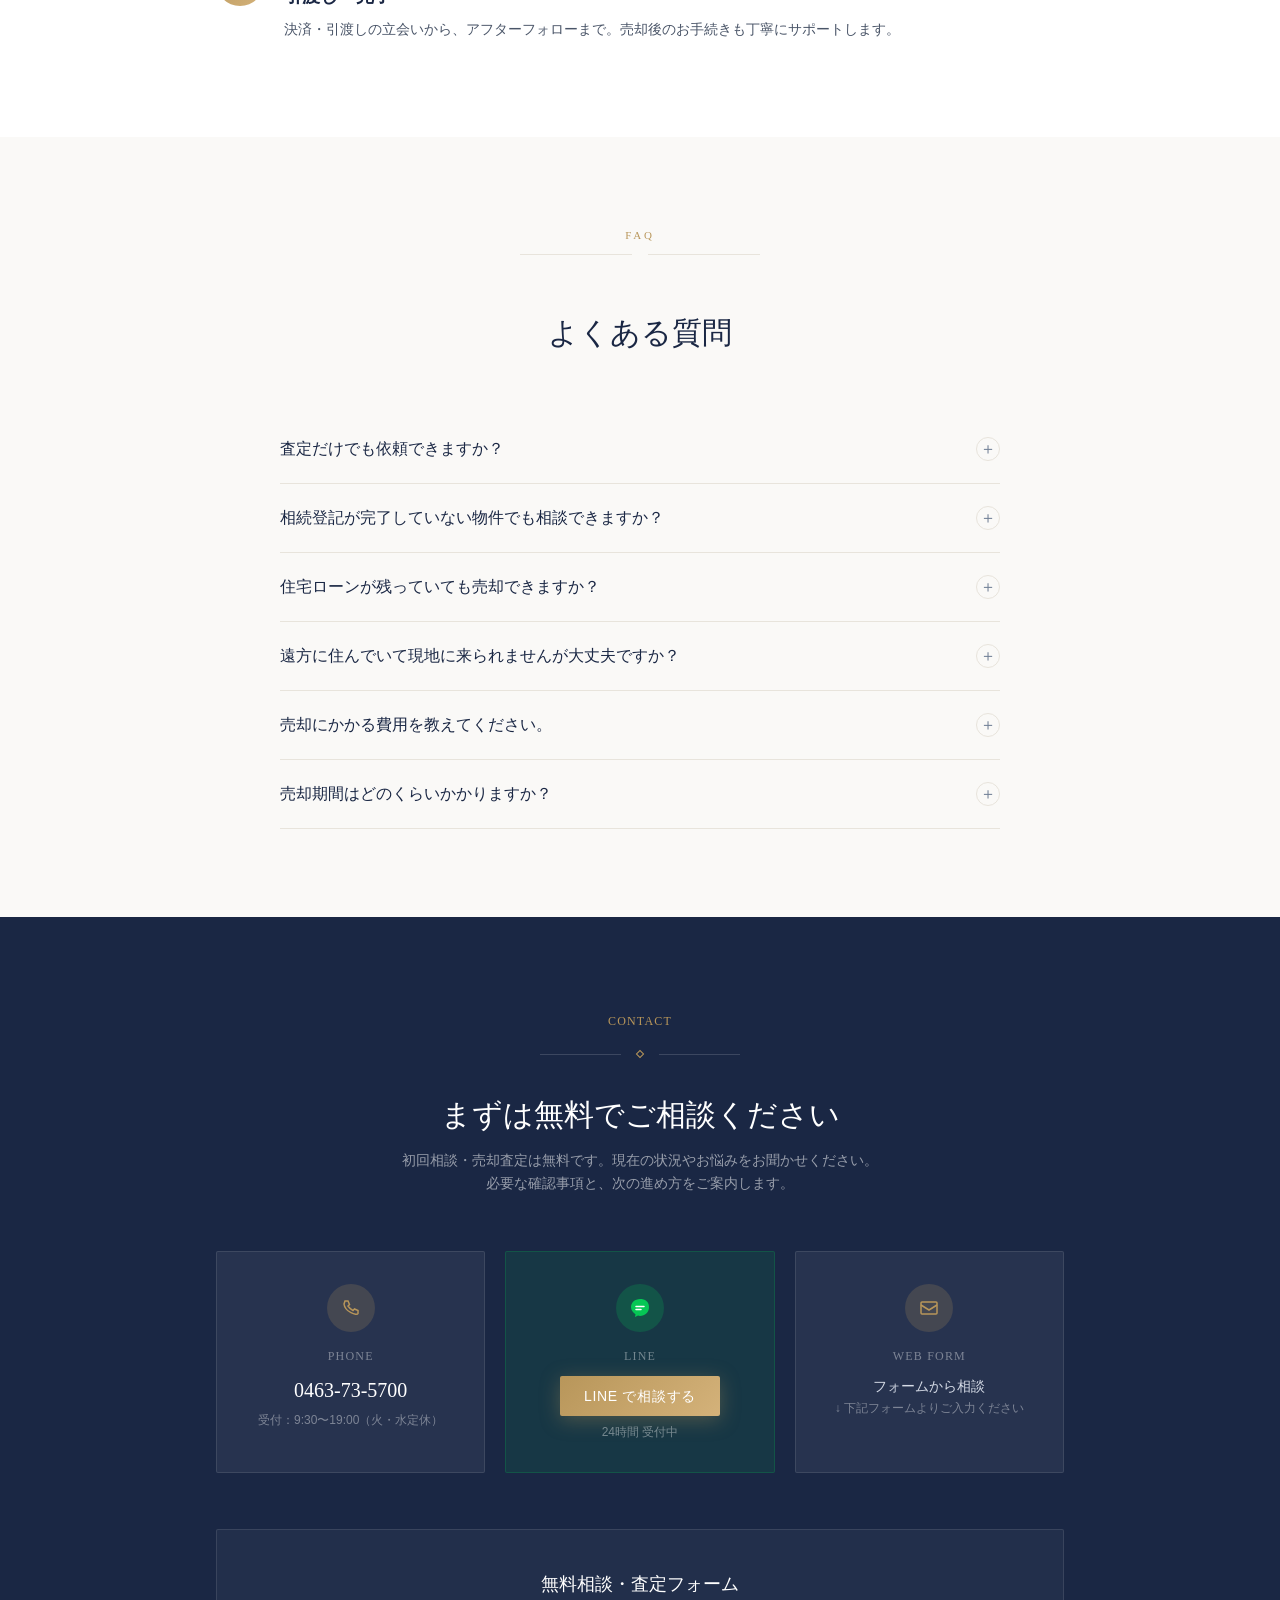
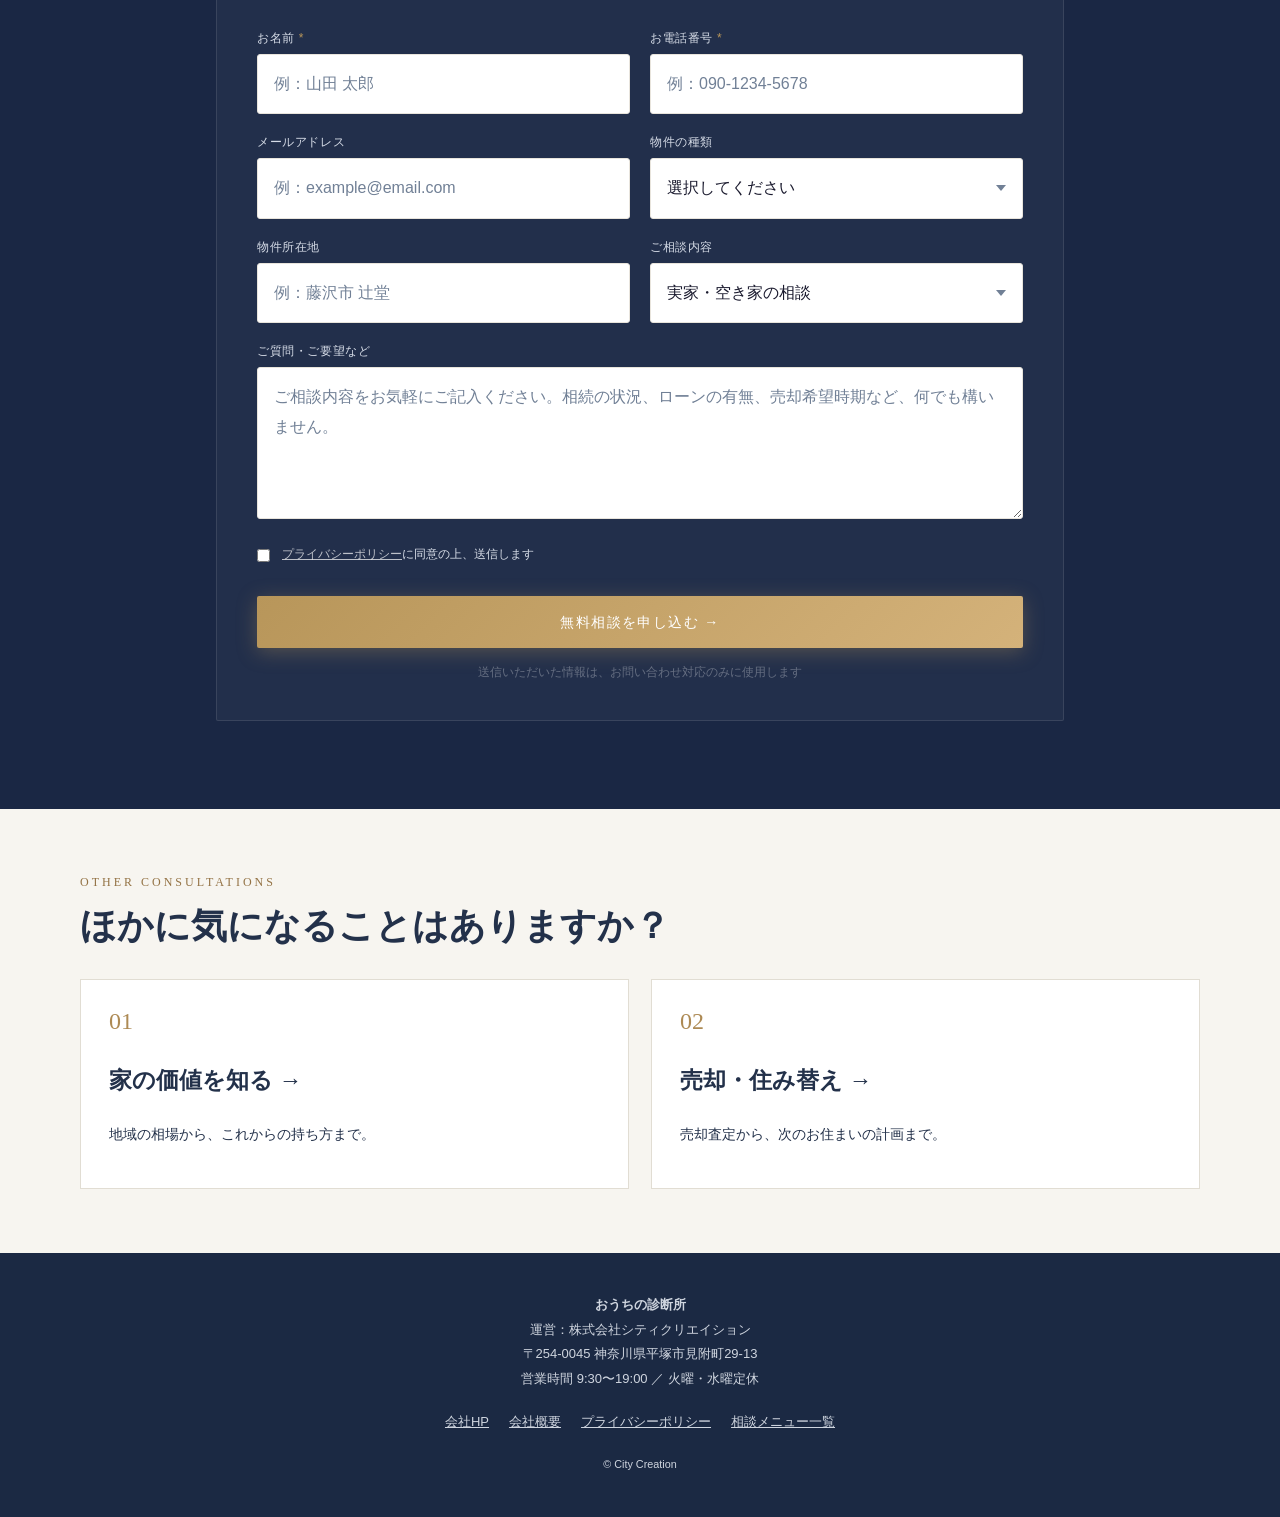
<file: family.html>
<!doctype html><html lang="ja"><head><meta charset="utf-8"><meta name="viewport" content="width=device-width,initial-scale=1"><meta name="description" content="親の家・相続した実家・空き家の相談窓口。売るか決まっていない段階から、家族の希望と次の一歩を整理します。"><meta name="theme-color" content="#1b2943"><title>実家・相続の相談｜おうちの診断所・シティクリエイション</title><link rel="stylesheet" href="style.css"><link rel="stylesheet" href="public.css"><link rel="canonical" href="https://citycreationnet-cloud.github.io/ouchi-shindan/family.html"><link rel="stylesheet" href="motion.css"><link rel="stylesheet" href="consultation.css"></head><body><a class="skip" href="#main">本文へ移動</a><header><a class="brand" href="index.html">おうちの診断所<small>by City Creation</small></a><nav aria-label="診断・相談メニュー"><a href="value.html" >家の価値を知る</a><a href="sell.html" >売却・住み替え</a><a href="family.html" aria-current="page">実家・相続の相談</a><a href="#contact">相談窓口</a></nav></header><main id="main"><section class="hero"><div class="wrap"><div class="eyebrow">SHONAN · SEISHO / FAMILY HOME</div><h1>親の家、どうする？<br><span class="gold">決まる前から、一緒に。</span></h1><p>まだ方針が決まっていない実家も、遠方にある空き家も。ご家族の希望から、次の一歩を整理します。</p><div class="actions"><a class="button" href="#contact">実家・相続について相談する →</a><a class="button outline" href="#contact">電話・LINEで相談する</a></div><div class="hero-note">湘南・西湘エリアの不動産相談 ／ 初回相談無料</div></div></section><section class="section"><div class="wrap"><div class="eyebrow">YOUR QUESTIONS</div><h2>こんなことが、気になっていませんか。</h2><div class="grid"><div class="card"><span class="num">01</span><h3>親が住んでいるうちに何を話す？</h3></div><div class="card"><span class="num">02</span><h3>相続した実家をどう使えばよい？</h3></div><div class="card"><span class="num">03</span><h3>遠方で管理できない。何から始める？</h3></div></div></div></section><section class="section soft"><div class="wrap"><div class="eyebrow">WHAT WE DISCUSS</div><h2>相談で、一緒に整理すること。</h2><div class="grid"><div class="card"><span class="num">01</span><h3>ご家族の希望と実家の現状整理</h3><p>誰が住んでいるか、誰が管理しているか、家族はどう考えているか。今分かっていることと、これから話し合うことを整理します。</p></div><div class="card"><span class="num">02</span><h3>保有・売却・活用の比較</h3><p>そのまま持つ・売る・活用する場合の条件を確認します。管理の手間、維持費、現地に行ける頻度も含めて考えます。</p></div><div class="card"><span class="num">03</span><h3>専門家への確認事項と行動計画</h3><p>登記・税金・権利関係など、専門家に確認することを整理します。片付けや現地確認も含め、何から着手するかをご相談いただけます。</p></div></div></div></section><section class="section"><div class="wrap"><div class="plan"><div class="eyebrow">BEFORE YOU DECIDE</div><h2>売ると決める前に、家族で考えることから。</h2><p>ご家族の意向や所有状況によって、必要な確認は異なります。当社は不動産の利用・売却に関する相談窓口として状況を整理し、登記・税務・法律上の判断は司法書士・税理士・弁護士等への相談につなぎます。</p></div></div></section><div class="legacy"><section class="section-pad" style="background:white;" id="flow">
  <div class="max-w-4xl mx-auto px-6">
    
    <div class="text-center mb-16 animate-on-scroll">
      <span class="section-label">HOW IT WORKS</span>
      <div class="ornament-divider"></div>
      <h2 class="font-serif text-2xl md:text-3xl" style="color:var(--navy);">売却までの流れ</h2>
      <p class="text-sm mt-4" style="color:var(--text-light);">売却を選ばれた場合の、ご相談から引渡しまでの流れです。売却未定のご相談も承ります。</p>
    </div>

    <div class="flex flex-col gap-0">
      
      <div class="step-item pb-12 relative animate-on-scroll delay-1 visible">
        <div class="step-line"></div>
        <div class="step-num">1</div>
        <div class="pt-1 pb-2 flex-1">
          <div class="font-en text-xs tracking-widest mb-1" style="color:var(--gold);">STEP 01</div>
          <h3 class="font-serif text-lg font-semibold mb-2" style="color:var(--navy);">無料相談</h3>
          <p class="text-sm leading-relaxed" style="color:var(--text-mid);">まずはお気軽にご相談ください。売却のご事情や希望をお聞きし、最適な進め方をご提案します。電話・LINE・対面、ご都合に合わせてお選びいただけます。</p>
          <div class="mt-3 flex flex-wrap gap-2">
            <span class="inline-block text-xs px-3 py-1 rounded-sm" style="background:var(--cream);color:var(--text-mid);">費用：無料</span>
            <span class="inline-block text-xs px-3 py-1 rounded-sm" style="background:var(--cream);color:var(--text-mid);">所要時間：約60分</span>
          </div>
        </div>
      </div>

      <div class="step-item pb-12 relative animate-on-scroll delay-2 visible">
        <div class="step-line"></div>
        <div class="step-num">2</div>
        <div class="pt-1 pb-2 flex-1">
          <div class="font-en text-xs tracking-widest mb-1" style="color:var(--gold);">STEP 02</div>
          <h3 class="font-serif text-lg font-semibold mb-2" style="color:var(--navy);">現地調査</h3>
          <p class="text-sm leading-relaxed" style="color:var(--text-mid);">専門担当者が物件を実際に確認します。建物の状態・立地・周辺環境を詳しく調査し、正確な査定の基礎データを収集します。</p>
        </div>
      </div>

      <div class="step-item pb-12 relative animate-on-scroll delay-3 visible">
        <div class="step-line"></div>
        <div class="step-num">3</div>
        <div class="pt-1 pb-2 flex-1">
          <div class="font-en text-xs tracking-widest mb-1" style="color:var(--gold);">STEP 03</div>
          <h3 class="font-serif text-lg font-semibold mb-2" style="color:var(--navy);">査定報告</h3>
          <p class="text-sm leading-relaxed" style="color:var(--text-mid);">地域の成約事例・市場動向をもとに、査定額と「実際の手取り額」をご説明します。税金・諸費用なども含めた丁寧な報告書をご提出します。</p>
        </div>
      </div>

      <div class="step-item pb-12 relative animate-on-scroll delay-4 visible">
        <div class="step-line"></div>
        <div class="step-num">4</div>
        <div class="pt-1 pb-2 flex-1">
          <div class="font-en text-xs tracking-widest mb-1" style="color:var(--gold);">STEP 04</div>
          <h3 class="font-serif text-lg font-semibold mb-2" style="color:var(--navy);">販売活動</h3>
          <p class="text-sm leading-relaxed" style="color:var(--text-mid);">適切な価格設定と販売戦略で買い手を募集。進捗状況は定期的にご報告します。お客様が安心して任せられるよう、透明性を大切にしています。</p>
        </div>
      </div>

      <div class="step-item pb-12 relative animate-on-scroll delay-5 visible">
        <div class="step-line"></div>
        <div class="step-num">5</div>
        <div class="pt-1 pb-2 flex-1">
          <div class="font-en text-xs tracking-widest mb-1" style="color:var(--gold);">STEP 05</div>
          <h3 class="font-serif text-lg font-semibold mb-2" style="color:var(--navy);">契約</h3>
          <p class="text-sm leading-relaxed" style="color:var(--text-mid);">売買契約書の内容を丁寧にご説明します。専門家目線でリスクをチェックし、お客様に有利な条件での契約締結をサポートします。</p>
        </div>
      </div>

      <div class="step-item animate-on-scroll delay-1 visible">
        <div class="step-num" style="background:linear-gradient(135deg,var(--gold),var(--gold-light));">6</div>
        <div class="pt-1 pb-2 flex-1">
          <div class="font-en text-xs tracking-widest mb-1" style="color:var(--gold);">STEP 06</div>
          <h3 class="font-serif text-lg font-semibold mb-2" style="color:var(--navy);">引渡し・完了</h3>
          <p class="text-sm leading-relaxed" style="color:var(--text-mid);">決済・引渡しの立会いから、アフターフォローまで。売却後のお手続きも丁寧にサポートします。</p>
        </div>
      </div>

    </div>
  </div>
</section>

<!-- ========== FAQ ========== -->
<section class="section-pad bg-cream" id="faq">
  <div class="max-w-3xl mx-auto px-6">
    
    <div class="text-center mb-16 animate-on-scroll">
      <span class="section-label">FAQ</span>
      <div class="ornament-divider"></div>
      <h2 class="font-serif text-2xl md:text-3xl" style="color:var(--navy);">よくある質問</h2>
    </div>

    <div class="animate-on-scroll">
      
      <div class="faq-item">
        <div class="faq-question" onclick="toggleFaq(this)">
          <span class="font-medium text-sm md:text-base pr-4" style="color:var(--navy);">査定だけでも依頼できますか？</span>
          <span class="faq-icon">＋</span>
        </div>
        <div class="faq-answer">
          もちろんです。査定・ご相談は完全無料で、売却の義務も一切ありません。まず「いくらで売れるのか知りたい」というご希望だけでもお気軽にお問い合わせください。
        </div>
      </div>

      <div class="faq-item">
        <div class="faq-question" onclick="toggleFaq(this)">
          <span class="font-medium text-sm md:text-base pr-4" style="color:var(--navy);">相続登記が完了していない物件でも相談できますか？</span>
          <span class="faq-icon">＋</span>
        </div>
        <div class="faq-answer">
          はい、対応しております。相続登記の前段階からご相談いただけます。司法書士・税理士と連携して、相続手続き全体をサポートしますので、まずはご相談ください。
        </div>
      </div>

      <div class="faq-item">
        <div class="faq-question" onclick="toggleFaq(this)">
          <span class="font-medium text-sm md:text-base pr-4" style="color:var(--navy);">住宅ローンが残っていても売却できますか？</span>
          <span class="faq-icon">＋</span>
        </div>
        <div class="faq-answer">
          可能です。売却代金でローンを完済する「オーバーローン」「アンダーローン」いずれのケースも対応しています。金融機関との調整もサポートしますので、ご安心ください。
        </div>
      </div>

      <div class="faq-item">
        <div class="faq-question" onclick="toggleFaq(this)">
          <span class="font-medium text-sm md:text-base pr-4" style="color:var(--navy);">遠方に住んでいて現地に来られませんが大丈夫ですか？</span>
          <span class="faq-icon">＋</span>
        </div>
        <div class="faq-answer">
          問題ございません。相談はオンライン・電話・LINEでも対応しています。書類のやりとりも郵送やオンラインで完結できるケースがほとんどです。
        </div>
      </div>

      <div class="faq-item">
        <div class="faq-question" onclick="toggleFaq(this)">
          <span class="font-medium text-sm md:text-base pr-4" style="color:var(--navy);">売却にかかる費用を教えてください。</span>
          <span class="faq-icon">＋</span>
        </div>
        <div class="faq-answer">
          査定・相談は完全無料です。売却成立時には仲介手数料（法定上限：売却額×3%＋6万円＋消費税）が発生しますが、売却前に必ず詳しくご説明します。隠れた費用は一切ありません。
        </div>
      </div>

      <div class="faq-item">
        <div class="faq-question" onclick="toggleFaq(this)">
          <span class="font-medium text-sm md:text-base pr-4" style="color:var(--navy);">売却期間はどのくらいかかりますか？</span>
          <span class="faq-icon">＋</span>
        </div>
        <div class="faq-answer">
          物件の種類・価格・エリアによって異なりますが、一般的には3〜6ヶ月程度が目安です。当社では地域密着の強みを活かし、平均42日という実績があります（2024年実績）。
        </div>
      </div>

    </div>

  </div>
</section>

<!-- ========== CONTACT (Final CTA) ========== -->
<section class="section-pad" style="background:var(--navy);" id="contact">
  <div class="max-w-4xl mx-auto px-6">
    
    <div class="text-center mb-14 animate-on-scroll">
      <span class="font-en text-xs tracking-widest" style="color:var(--gold);">CONTACT</span>
      <div style="display:flex;align-items:center;gap:16px;max-width:200px;margin:16px auto 0;" class="mb-12">
        <div style="flex:1;height:1px;background:rgba(255,255,255,0.15);"></div>
        <div style="width:6px;height:6px;border:1px solid var(--gold);transform:rotate(45deg);"></div>
        <div style="flex:1;height:1px;background:rgba(255,255,255,0.15);"></div>
      </div>
      <h2 class="font-serif text-2xl md:text-3xl text-white mt-10 mb-4">まずは無料でご相談ください</h2>
      <p class="text-sm leading-relaxed" style="color:rgba(255,255,255,0.55);">初回相談・売却査定は無料です。現在の状況やお悩みをお聞かせください。<br class="hidden md:block">必要な確認事項と、次の進め方をご案内します。</p>
    </div>

    <!-- Contact methods -->
    <div class="grid grid-cols-1 md:grid-cols-3 gap-5 mb-14 animate-on-scroll">
      
      <!-- Phone -->
      <div class="text-center p-8 rounded-sm" style="background:rgba(255,255,255,0.06);border:1px solid rgba(255,255,255,0.1);">
        <div class="w-12 h-12 rounded-full flex items-center justify-center mx-auto mb-4" style="background:rgba(184,150,90,0.2);">
          <svg width="20" height="20" viewBox="0 0 20 20" fill="none"><path d="M4 3h3l1.5 3.5L7 8c1 1.5 3 3.5 5 4.5l1.5-1.5L17 12.5V15.5C16 18 4 14 3 6L4 3z" stroke="#b8965a" stroke-width="1.5" fill="none"></path></svg>
        </div>
        <div class="font-en text-xs tracking-widest mb-3" style="color:rgba(255,255,255,0.4);">PHONE</div>
        <a href="tel:0463-73-5700" class="font-serif text-xl text-white font-medium hover:text-yellow-300 transition-colors block">0463-73-5700</a>
        <p class="text-xs mt-2" style="color:rgba(255,255,255,0.4);">受付：9:30〜19:00（火・水定休）</p>
      </div>

      <!-- LINE -->
      <div class="text-center p-8 rounded-sm" style="background:rgba(6,199,85,0.1);border:1px solid rgba(6,199,85,0.2);">
        <div class="w-12 h-12 rounded-full flex items-center justify-center mx-auto mb-4" style="background:rgba(6,199,85,0.2);">
          <svg width="22" height="22" viewBox="0 0 22 22" fill="none"><path d="M11 2C6 2 2 5.6 2 10c0 3 1.8 5.6 4.5 7.2L6 20l3-1.5C9.6 18.8 10.3 19 11 19c5 0 9-3.6 9-9s-4-8-9-8z" fill="#06C755"></path><path d="M7 9.5h8M7 12.5h5" stroke="white" stroke-width="1.5" stroke-linecap="round"></path></svg>
        </div>
        <div class="font-en text-xs tracking-widest mb-3" style="color:rgba(255,255,255,0.4);">LINE</div>
        <a href="https://lin.ee/873AqsI" target="_blank" rel="noopener" class="inline-block btn-primary px-6 py-2.5 rounded-sm text-sm font-medium">LINE で相談する</a>
        <p class="text-xs mt-2" style="color:rgba(255,255,255,0.4);">24時間 受付中</p>
      </div>

      <!-- Form -->
      <div class="text-center p-8 rounded-sm" style="background:rgba(255,255,255,0.06);border:1px solid rgba(255,255,255,0.1);">
        <div class="w-12 h-12 rounded-full flex items-center justify-center mx-auto mb-4" style="background:rgba(184,150,90,0.2);">
          <svg width="20" height="20" viewBox="0 0 20 20" fill="none"><rect x="2" y="4" width="16" height="12" rx="1" stroke="#b8965a" stroke-width="1.5" fill="none"></rect><path d="M2 7l8 5 8-5" stroke="#b8965a" stroke-width="1.5" fill="none"></path></svg>
        </div>
        <div class="font-en text-xs tracking-widest mb-3" style="color:rgba(255,255,255,0.4);">WEB FORM</div>
        <p class="text-white/70 text-sm mb-1">フォームから相談</p>
        <p class="text-xs" style="color:rgba(255,255,255,0.4);">↓ 下記フォームよりご入力ください</p>
      </div>

    </div>

    <!-- Contact Form -->
    <div class="rounded-sm overflow-hidden animate-on-scroll" style="background:rgba(255,255,255,0.04);border:1px solid rgba(255,255,255,0.1);">
      <div class="p-6 md:p-10">
        <h3 class="font-serif text-lg text-white mb-8 text-center">無料相談・査定フォーム</h3>
        
        <div class="grid grid-cols-1 md:grid-cols-2 gap-5">
          <div>
            <label class="block text-xs mb-2 tracking-wider" style="color:rgba(255,255,255,0.5);">お名前 <span style="color:var(--gold);">*</span></label>
            <input type="text" id="f-name" aria-label="お名前" class="form-input" placeholder="例：山田 太郎">
          </div>
          <div>
            <label class="block text-xs mb-2 tracking-wider" style="color:rgba(255,255,255,0.5);">お電話番号 <span style="color:var(--gold);">*</span></label>
            <input type="tel" id="f-tel" aria-label="お電話番号" class="form-input" placeholder="例：090-1234-5678">
          </div>
          <div>
            <label class="block text-xs mb-2 tracking-wider" style="color:rgba(255,255,255,0.5);">メールアドレス</label>
            <input type="email" id="f-email" aria-label="メールアドレス" class="form-input" placeholder="例：example@email.com">
          </div>
          <div>
            <label class="block text-xs mb-2 tracking-wider" style="color:rgba(255,255,255,0.5);">物件の種類</label>
            <select id="f-type" aria-label="物件の種類" class="form-input" style="appearance:none;background-image:url(&#39;data:image/svg+xml,&lt;svg xmlns=%22http://www.w3.org/2000/svg%22 viewBox=%220 0 10 6%22&gt;&lt;path d=%22M0 0l5 6 5-6z%22 fill=%22%23718096%22/&gt;&lt;/svg&gt;&#39;);background-repeat:no-repeat;background-position:right 16px center;background-size:10px;">
              <option value="">選択してください</option>
              <option>一戸建て</option>
              <option>マンション</option>
              <option>土地</option>
              <option>その他</option>
            </select>
          </div>
          <div>
            <label class="block text-xs mb-2 tracking-wider" style="color:rgba(255,255,255,0.5);">物件所在地</label>
            <input type="text" id="f-area" aria-label="物件所在地" class="form-input" placeholder="例：藤沢市 辻堂">
          </div>
          <div>
            <label class="block text-xs mb-2 tracking-wider" style="color:rgba(255,255,255,0.5);">ご相談内容</label>
            <select id="f-category" aria-label="ご相談内容" class="form-input" style="appearance:none;background-image:url(&#39;data:image/svg+xml,&lt;svg xmlns=%22http://www.w3.org/2000/svg%22 viewBox=%220 0 10 6%22&gt;&lt;path d=%22M0 0l5 6 5-6z%22 fill=%22%23718096%22/&gt;&lt;/svg&gt;&#39;);background-repeat:no-repeat;background-position:right 16px center;background-size:10px;">
              <option value="">選択してください</option>
              <option>家の価値の相談</option><option>実家・空き家の相談</option><option>売却の相談</option>
              <option>相続の相談</option>
              <option>住み替えの相談</option>
              <option>査定のみ希望</option>
              <option>その他</option>
            </select>
          </div>
        </div>

        <div class="mt-5">
          <label class="block text-xs mb-2 tracking-wider" style="color:rgba(255,255,255,0.5);">ご質問・ご要望など</label>
          <textarea id="f-message" aria-label="ご質問・ご要望" class="form-input" rows="4" placeholder="ご相談内容をお気軽にご記入ください。相続の状況、ローンの有無、売却希望時期など、何でも構いません。"></textarea>
        </div>

        <!-- Web3Forms hidden fields -->
        <input type="hidden" name="access_key" value="d5b792c4-9c10-43f2-920e-29540951161b">
        <input type="hidden" name="subject" value="【おうちの診断所】無料相談のお申し込み">
        <input type="hidden" name="from_name" value="おうちの診断所">
        <input type="hidden" name="redirect" value="false">
        <input type="checkbox" name="botcheck" style="display:none;">

        <div class="mt-4 flex items-start gap-3">
          <input type="checkbox" id="privacy" class="mt-1 cursor-pointer">
          <label for="privacy" class="text-xs leading-relaxed cursor-pointer" style="color:rgba(255,255,255,0.5);">
          <a href="https://www.city-c.net/privacy/" target="_blank" class="underline" style="color:rgba(255,255,255,0.7);">プライバシーポリシー</a>に同意の上、送信します
          </label>
        </div>

        <button type="button" id="submitBtn" class="btn-primary w-full mt-8 py-4 text-sm font-medium tracking-widest rounded-sm" onclick="submitForm()">
          無料相談を申し込む →
        </button>

        <!-- 送信結果メッセージ -->
        <div id="successMsg" role="status" aria-live="polite" style="display:none;" class="mt-6 p-5 rounded-sm text-center">
          <p class="text-sm font-medium" style="color:#06C755;">✓ 送信が完了しました</p>
          <p class="text-xs mt-1" style="color:rgba(255,255,255,0.5);">担当者より2営業日以内にご連絡いたします。</p>
        </div>
        <div id="errorMsg" role="alert" style="display:none;" class="mt-6 p-5 rounded-sm text-center">
          <p class="text-sm font-medium" style="color:#f87171;">送信に失敗しました</p>
          <p class="text-xs mt-1" style="color:rgba(255,255,255,0.5);">お手数ですがお電話（0463-73-5700）にてご連絡ください。</p>
        </div>

        <p class="text-center text-xs mt-4" style="color:rgba(255,255,255,0.3);">送信いただいた情報は、お問い合わせ対応のみに使用します</p>
      </div>
    </div>


</div></section></div><section class="section"><div class="wrap"><div class="eyebrow">OTHER CONSULTATIONS</div><h2>ほかに気になることはありますか？</h2><div class="related-grid"><a class="card related" href="value.html"><span class="num">01</span><h3>家の価値を知る →</h3><p>地域の相場から、これからの持ち方まで。</p></a><a class="card related" href="sell.html"><span class="num">02</span><h3>売却・住み替え →</h3><p>売却査定から、次のお住まいの計画まで。</p></a></div></div></section></main><footer><strong>おうちの診断所</strong><br>運営：株式会社シティクリエイション<br>〒254-0045 神奈川県平塚市見附町29-13<br>営業時間 9:30〜19:00 ／ 火曜・水曜定休<p><a href="https://www.city-c.net/">会社HP</a><a href="https://www.city-c.net/company/">会社概要</a><a href="https://www.city-c.net/privacy/">プライバシーポリシー</a><a href="index.html">相談メニュー一覧</a></p><small>© City Creation</small></footer><script src="motion.js" defer></script><script src="consultation.js" defer></script></body></html>
</file>
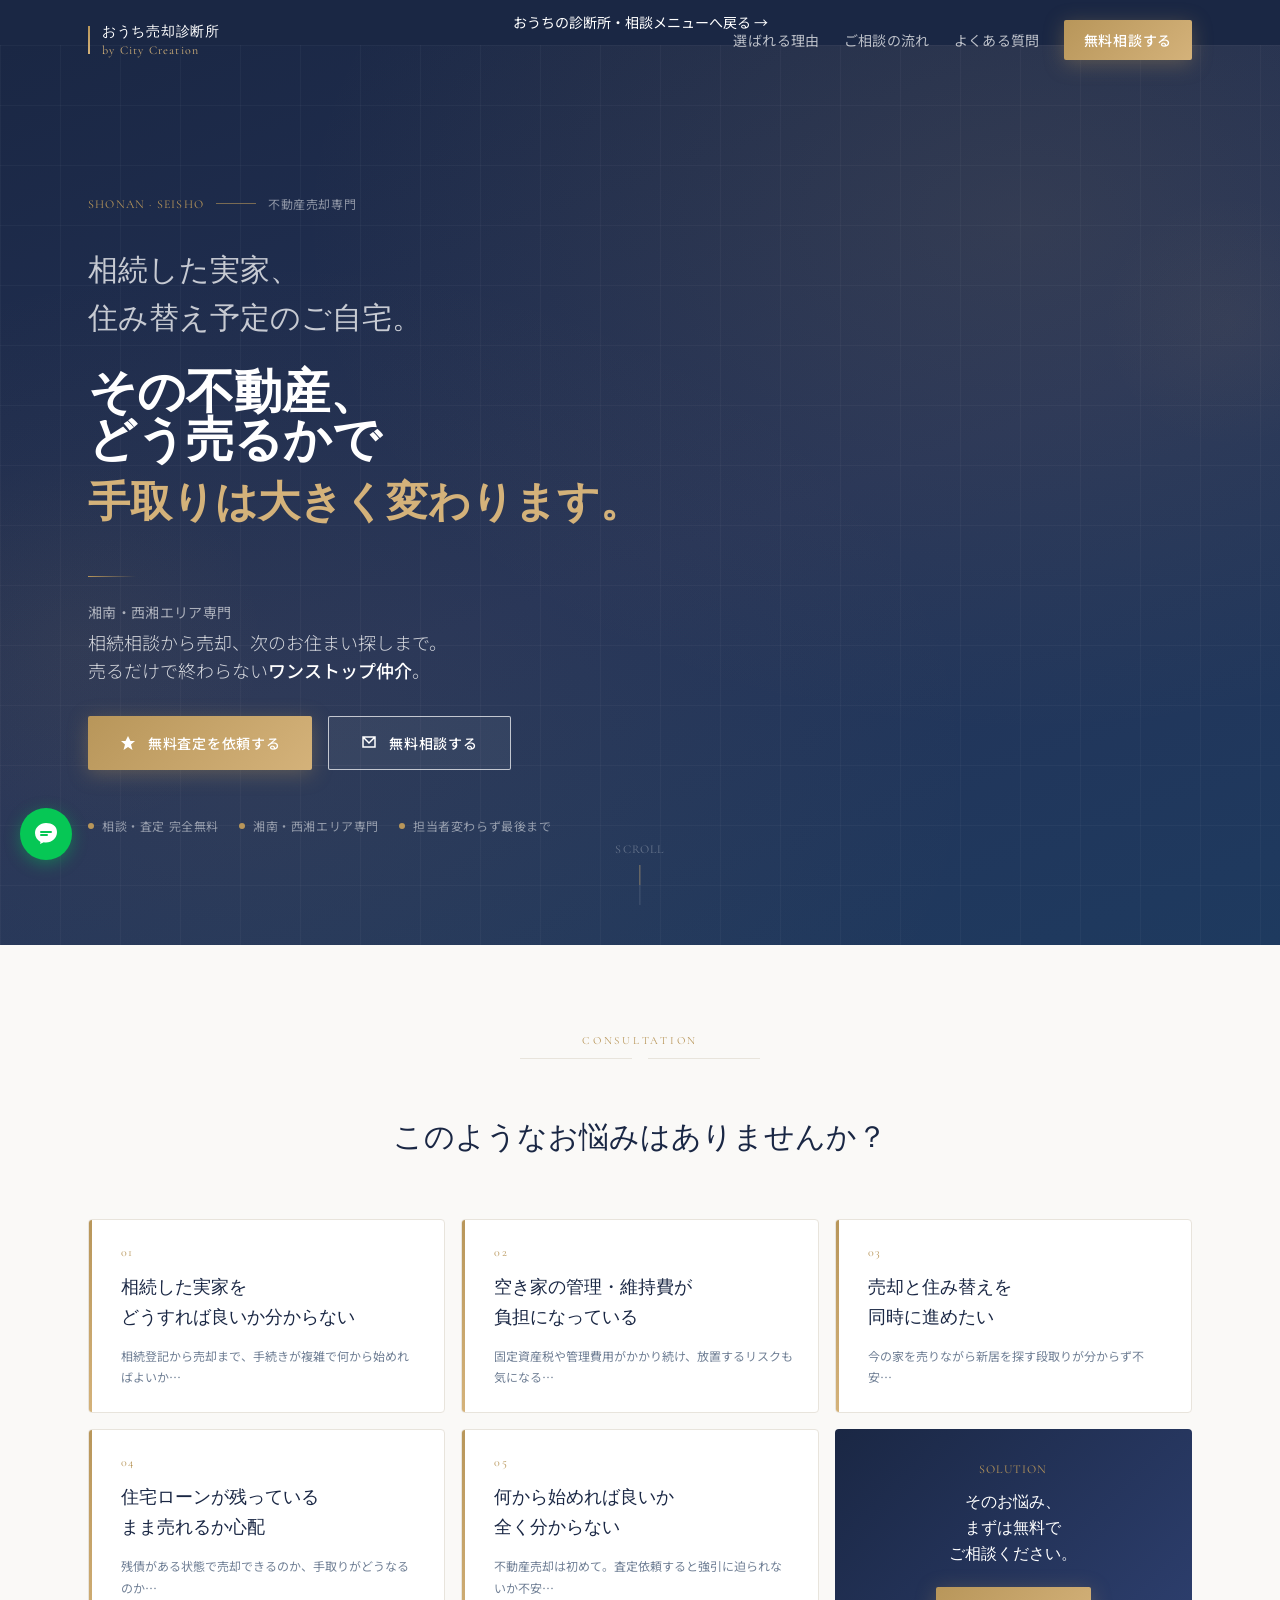
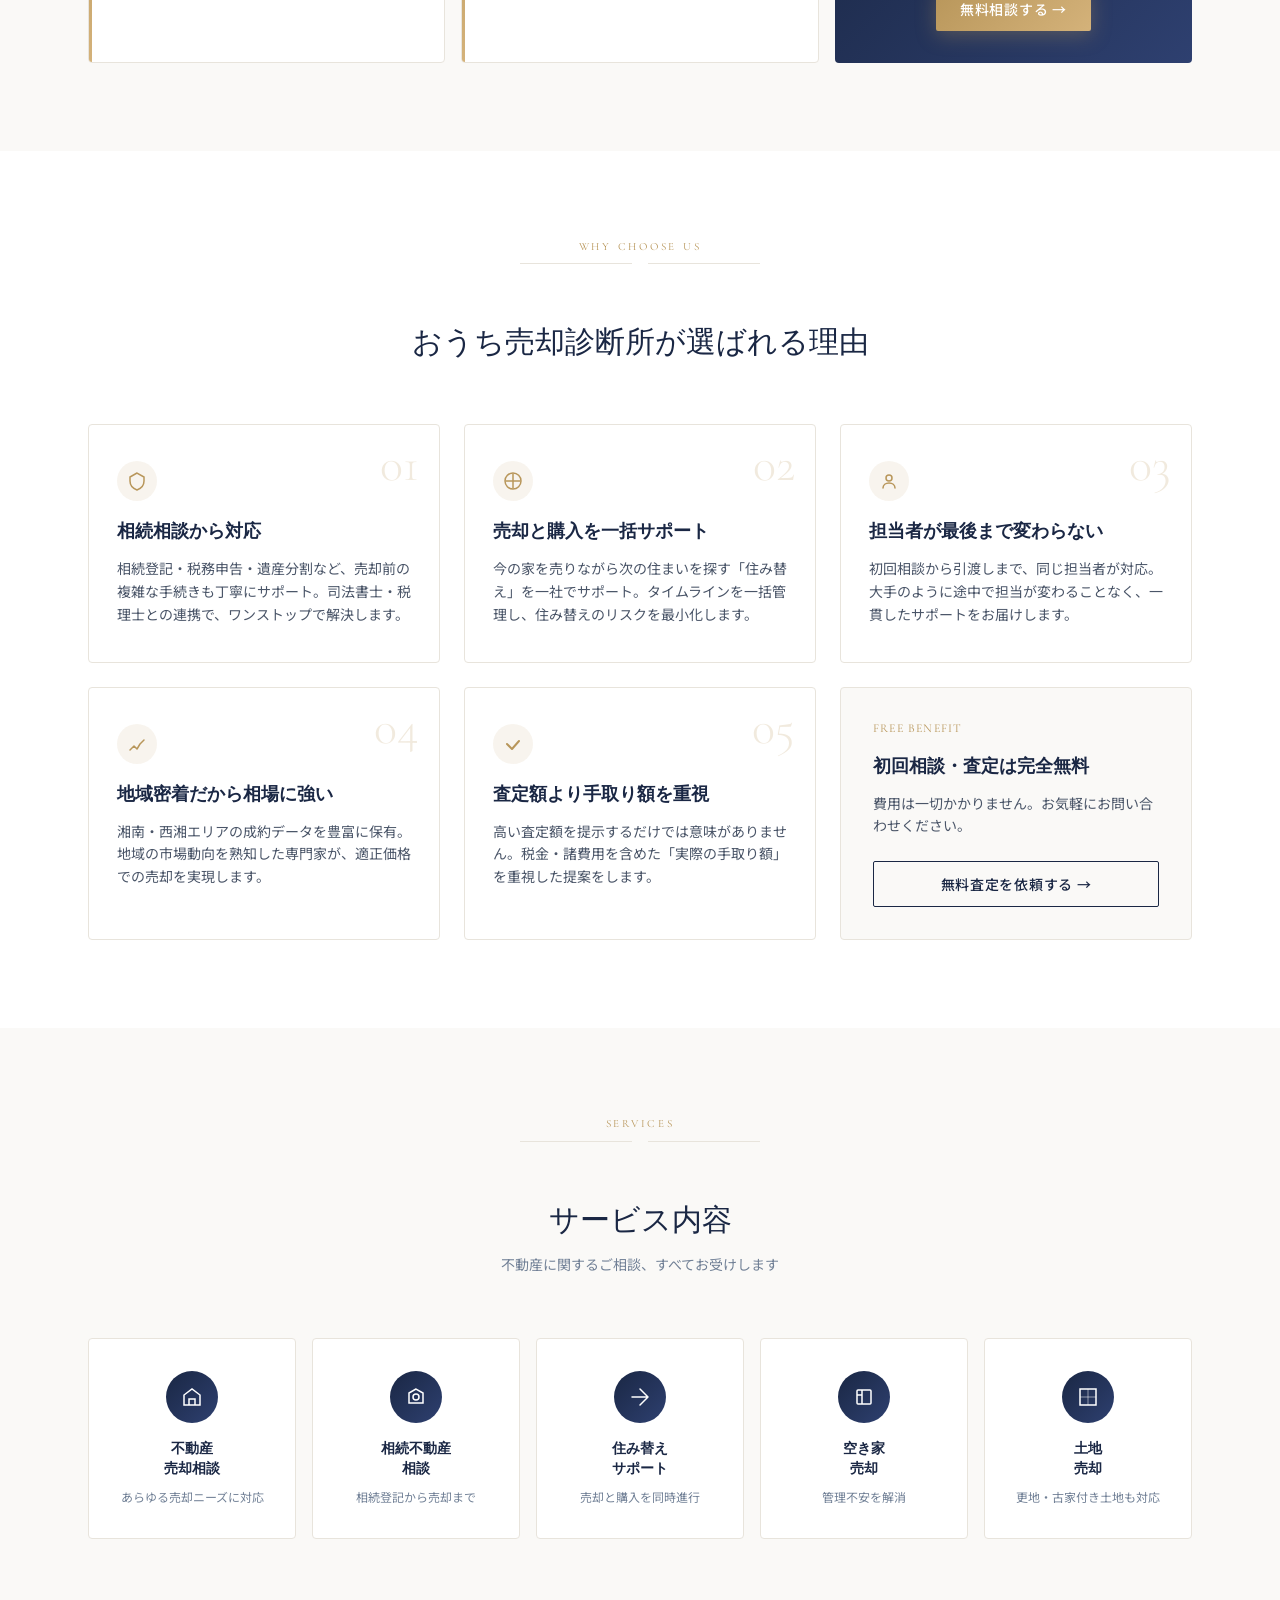
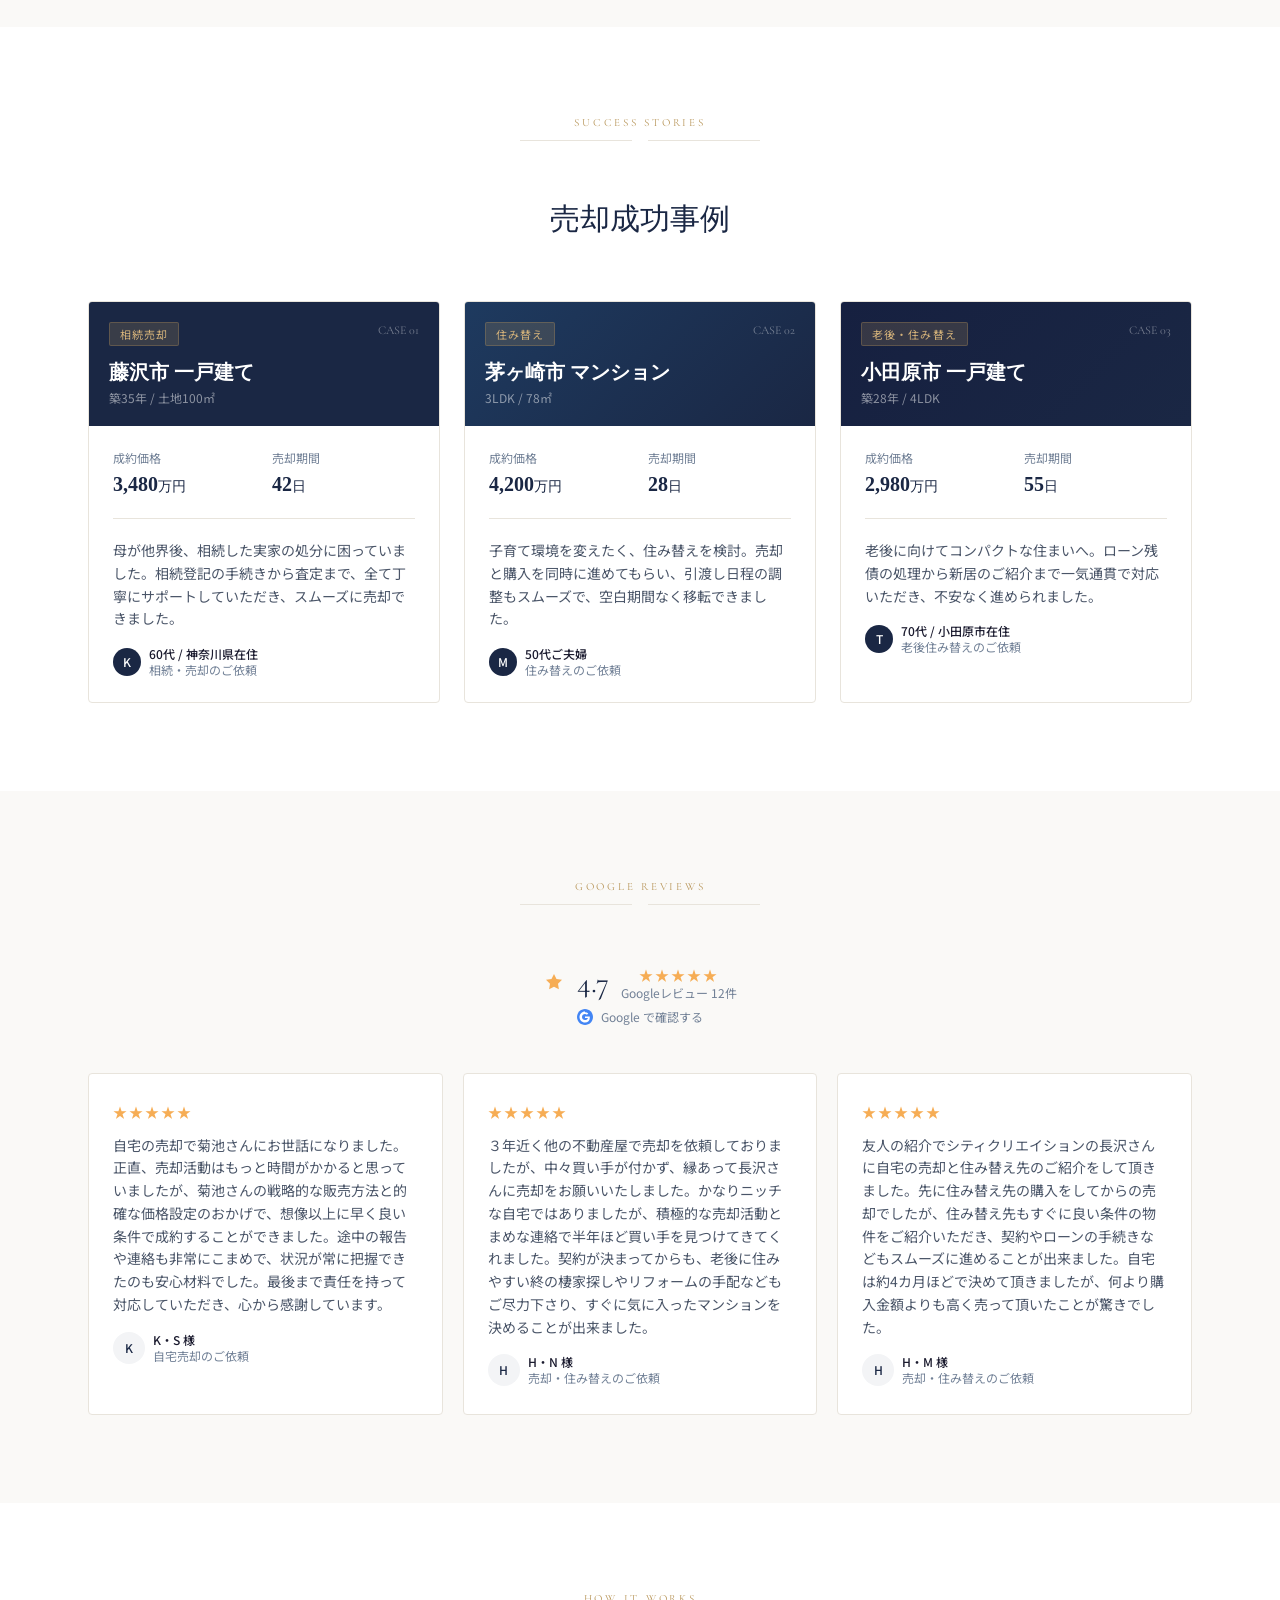
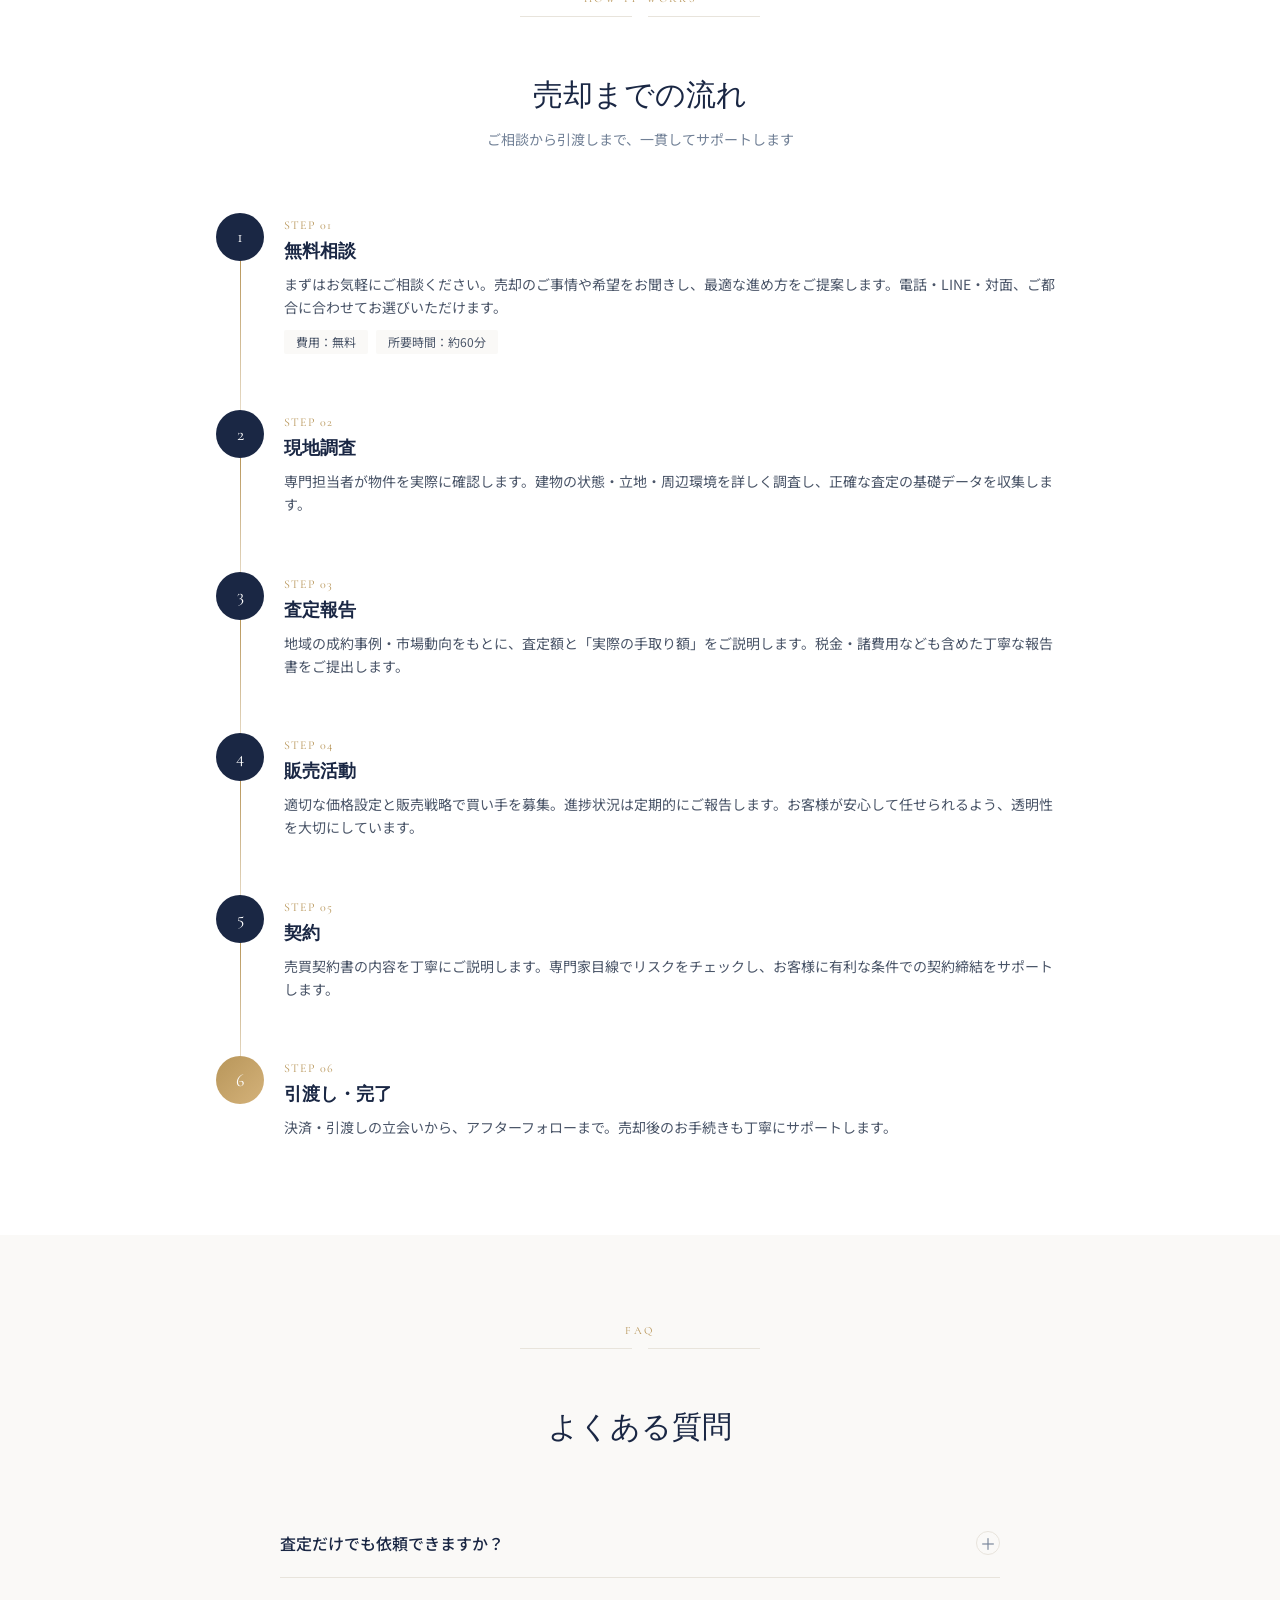
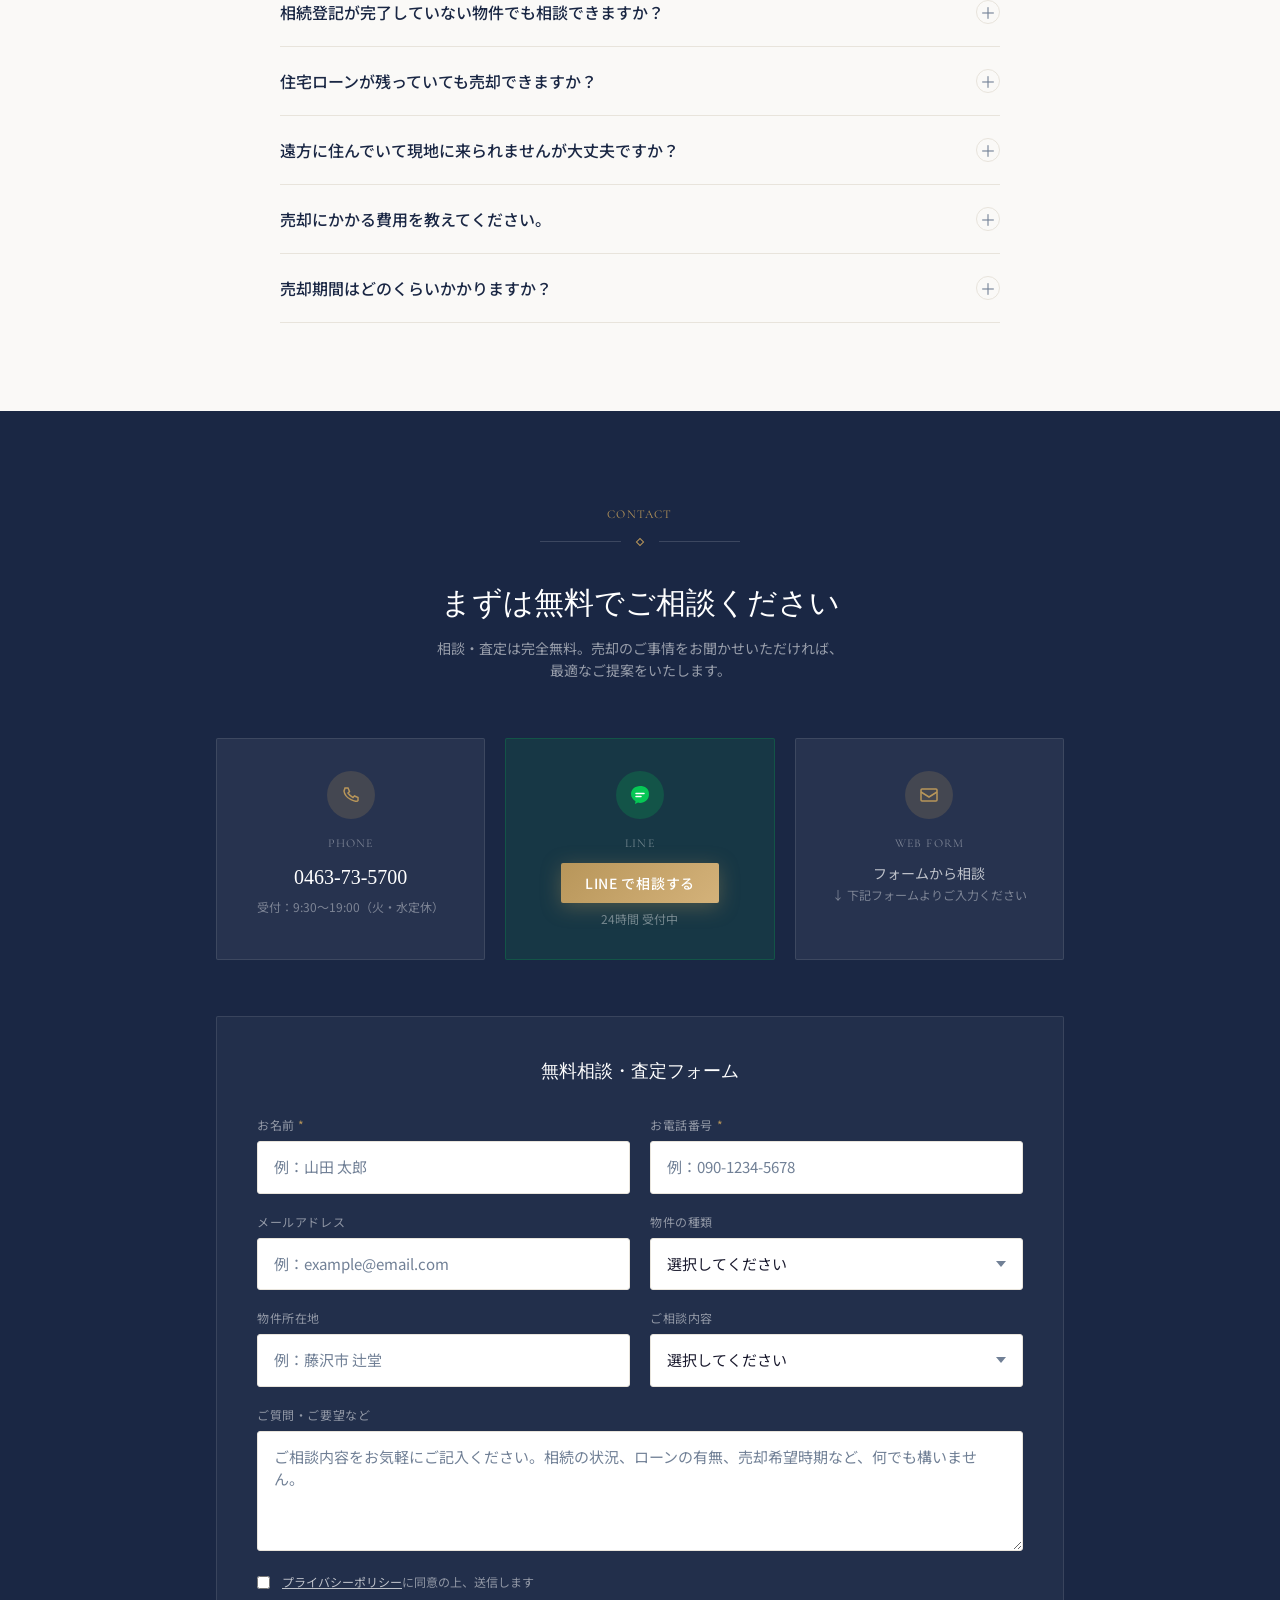
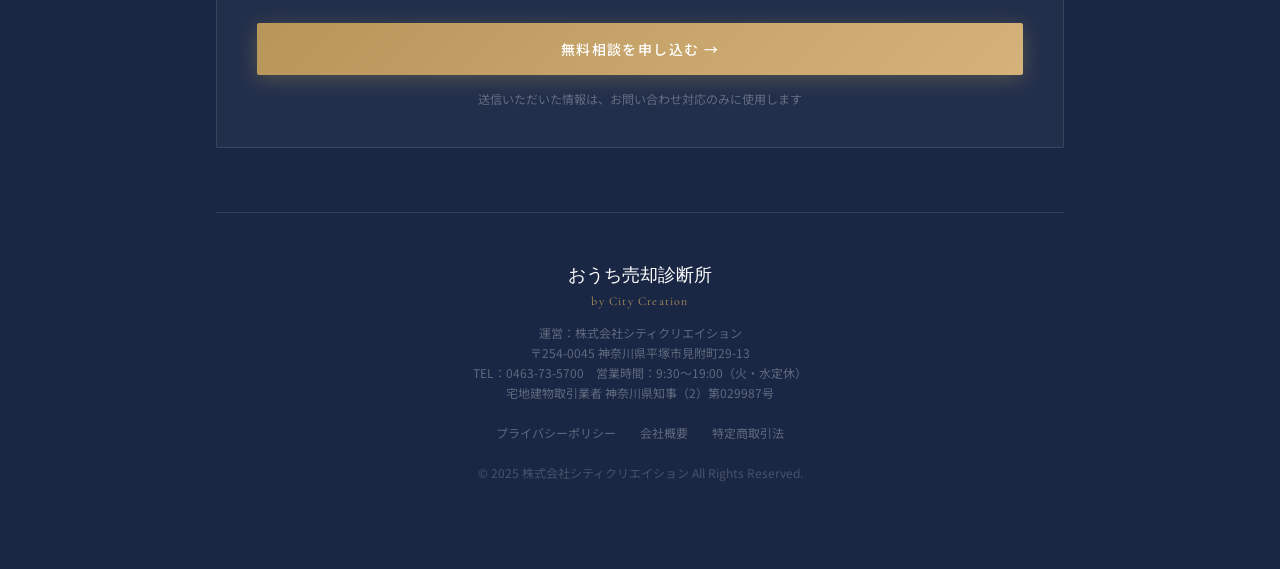
<file: sale-consultation.html>
<!DOCTYPE html>
<html lang="ja"><head><meta http-equiv="Content-Type" content="text/html; charset=UTF-8">

<meta name="viewport" content="width=device-width, initial-scale=1.0">
<title>おうち売却診断所 | 湘南・西湘エリアの不動産売却専門</title>
<meta name="description" content="相続した実家、住み替え予定のご自宅。湘南・西湘エリアの不動産売却は、相続相談から次の住まい探しまでワンストップでサポートします。">
<link rel="preconnect" href="https://fonts.googleapis.com/">
<link rel="preconnect" href="https://fonts.gstatic.com/" crossorigin="">
<link href="https://fonts.googleapis.com/css2?family=Cormorant+Garamond:wght@300;400;500;600&family=Noto+Sans+JP:wght@300;400;500;700&family=Noto+Serif+JP:wght@500;600;700&display=swap" rel="stylesheet">
<style>
  :root {
    --navy: #1a2744;
    --navy-mid: #243358;
    --navy-light: #2e4070;
    --gold: #b8965a;
    --gold-light: #d4b27a;
    --cream: #faf9f7;
    --warm-white: #ffffff;
    --text-dark: #1a1a2e;
    --text-mid: #4a5568;
    --text-light: #718096;
    --border: #e8e4dc;
  }

  * { box-sizing: border-box; }

  html { scroll-behavior: smooth; }

  body {
    font-family: 'Noto Sans JP', sans-serif;
    background: var(--warm-white);
    color: var(--text-dark);
    overflow-x: hidden;
  }

  /* Typography */
  .font-serif { font-family: 'Noto Serif JP', serif; }
  .font-en { font-family: 'Cormorant Garamond', serif; }

  /* Animations */
  @keyframes fadeInUp {
    from { opacity: 0; transform: translateY(32px); }
    to { opacity: 1; transform: translateY(0); }
  }
  @keyframes fadeIn {
    from { opacity: 0; }
    to { opacity: 1; }
  }
  @keyframes lineGrow {
    from { width: 0; }
    to { width: 100%; }
  }
  @keyframes slideInLeft {
    from { opacity: 0; transform: translateX(-24px); }
    to { opacity: 1; transform: translateX(0); }
  }
  @keyframes shimmer {
    0% { background-position: -200% 0; }
    100% { background-position: 200% 0; }
  }
  @keyframes pulse-subtle {
    0%, 100% { opacity: 1; }
    50% { opacity: 0.8; }
  }
  @keyframes float {
    0%, 100% { transform: translateY(0px); }
    50% { transform: translateY(-6px); }
  }

  .animate-on-scroll {
    opacity: 0;
    transform: translateY(28px);
    transition: opacity 0.7s ease, transform 0.7s ease;
  }
  .animate-on-scroll.visible {
    opacity: 1;
    transform: translateY(0);
  }
  .delay-1 { transition-delay: 0.1s; }
  .delay-2 { transition-delay: 0.2s; }
  .delay-3 { transition-delay: 0.3s; }
  .delay-4 { transition-delay: 0.4s; }
  .delay-5 { transition-delay: 0.5s; }

  /* Hero */
  .hero-bg {
    background: linear-gradient(160deg, var(--navy) 0%, var(--navy-mid) 55%, #1e3a5f 100%);
    position: relative;
    overflow: hidden;
  }
  .hero-bg::before {
    content: '';
    position: absolute;
    top: 0; left: 0; right: 0; bottom: 0;
    background-image: 
      radial-gradient(ellipse at 80% 20%, rgba(184,150,90,0.12) 0%, transparent 50%),
      radial-gradient(ellipse at 20% 80%, rgba(184,150,90,0.08) 0%, transparent 50%);
    pointer-events: none;
  }
  .hero-grid {
    position: absolute;
    inset: 0;
    background-image: linear-gradient(rgba(255,255,255,0.03) 1px, transparent 1px),
                      linear-gradient(90deg, rgba(255,255,255,0.03) 1px, transparent 1px);
    background-size: 60px 60px;
  }

  /* Gold line decoration */
  .gold-line {
    display: block;
    width: 48px;
    height: 2px;
    background: linear-gradient(90deg, var(--gold), var(--gold-light));
    margin: 0 auto 20px;
  }
  .gold-line-left {
    display: block;
    width: 40px;
    height: 2px;
    background: linear-gradient(90deg, var(--gold), var(--gold-light));
    margin: 0 0 16px;
  }

  /* Section labels */
  .section-label {
    font-family: 'Cormorant Garamond', serif;
    font-size: 11px;
    letter-spacing: 0.25em;
    color: var(--gold);
    text-transform: uppercase;
    display: block;
    margin-bottom: 8px;
  }

  /* Buttons */
  .btn-primary {
    background: linear-gradient(135deg, var(--gold) 0%, var(--gold-light) 100%);
    color: white;
    font-weight: 500;
    letter-spacing: 0.05em;
    transition: all 0.3s ease;
    box-shadow: 0 4px 20px rgba(184,150,90,0.35);
  }
  .btn-primary:hover {
    transform: translateY(-2px);
    box-shadow: 0 8px 28px rgba(184,150,90,0.45);
  }
  .btn-outline {
    border: 1.5px solid rgba(255,255,255,0.7);
    color: white;
    letter-spacing: 0.05em;
    transition: all 0.3s ease;
    background: rgba(255,255,255,0.05);
    backdrop-filter: blur(8px);
  }
  .btn-outline:hover {
    background: rgba(255,255,255,0.15);
    border-color: white;
    transform: translateY(-2px);
  }

  /* Cards */
  .worry-card {
    background: white;
    border: 1px solid var(--border);
    border-radius: 4px;
    transition: all 0.3s ease;
    position: relative;
    overflow: hidden;
  }
  .worry-card::before {
    content: '';
    position: absolute;
    left: 0; top: 0; bottom: 0;
    width: 3px;
    background: linear-gradient(180deg, var(--gold), var(--gold-light));
  }
  .worry-card:hover {
    transform: translateY(-3px);
    box-shadow: 0 12px 32px rgba(26,39,68,0.1);
  }

  .reason-card {
    background: white;
    border: 1px solid var(--border);
    border-radius: 4px;
    padding: 36px 28px;
    transition: all 0.3s ease;
    position: relative;
  }
  .reason-card:hover {
    border-color: var(--gold);
    box-shadow: 0 8px 32px rgba(184,150,90,0.15);
    transform: translateY(-4px);
  }
  .reason-number {
    font-family: 'Cormorant Garamond', serif;
    font-size: 48px;
    color: rgba(184,150,90,0.2);
    line-height: 1;
    font-weight: 300;
    position: absolute;
    top: 16px;
    right: 20px;
  }

  .service-card {
    background: white;
    border: 1px solid var(--border);
    border-radius: 4px;
    padding: 32px 24px;
    transition: all 0.3s ease;
    text-align: center;
  }
  .service-card:hover {
    border-color: var(--navy-light);
    box-shadow: 0 8px 28px rgba(26,39,68,0.12);
    transform: translateY(-4px);
  }
  .service-icon {
    width: 52px;
    height: 52px;
    background: linear-gradient(135deg, var(--navy) 0%, var(--navy-light) 100%);
    border-radius: 50%;
    display: flex;
    align-items: center;
    justify-content: center;
    margin: 0 auto 16px;
  }

  .case-card {
    background: white;
    border: 1px solid var(--border);
    border-radius: 4px;
    overflow: hidden;
    transition: all 0.3s ease;
  }
  .case-card:hover {
    box-shadow: 0 12px 40px rgba(26,39,68,0.12);
    transform: translateY(-4px);
  }

  /* Steps */
  .step-item {
    display: flex;
    gap: 20px;
    position: relative;
  }
  .step-num {
    flex-shrink: 0;
    width: 48px;
    height: 48px;
    border-radius: 50%;
    background: var(--navy);
    color: white;
    display: flex;
    align-items: center;
    justify-content: center;
    font-family: 'Cormorant Garamond', serif;
    font-size: 18px;
    font-weight: 400;
    position: relative;
    z-index: 1;
  }
  .step-line {
    position: absolute;
    left: 24px;
    top: 48px;
    bottom: -32px;
    width: 1px;
    background: linear-gradient(180deg, var(--gold) 0%, rgba(184,150,90,0.2) 100%);
  }

  /* FAQ */
  .faq-item {
    border-bottom: 1px solid var(--border);
  }
  .faq-question {
    cursor: pointer;
    padding: 22px 0;
    display: flex;
    justify-content: space-between;
    align-items: center;
    user-select: none;
    transition: color 0.2s ease;
  }
  .faq-question:hover { color: var(--navy-light); }
  .faq-answer {
    display: none;
    padding-bottom: 22px;
    color: var(--text-mid);
    font-size: 14px;
    line-height: 1.9;
  }
  .faq-answer.open { display: block; animation: fadeIn 0.3s ease; }
  .faq-icon {
    flex-shrink: 0;
    width: 24px;
    height: 24px;
    border: 1.5px solid var(--border);
    border-radius: 50%;
    display: flex;
    align-items: center;
    justify-content: center;
    color: var(--text-light);
    transition: all 0.3s ease;
    font-size: 16px;
  }
  .faq-item.open .faq-icon {
    background: var(--navy);
    border-color: var(--navy);
    color: white;
    transform: rotate(45deg);
  }

  /* Reviews */
  .review-card {
    background: white;
    border: 1px solid var(--border);
    padding: 28px 24px;
    border-radius: 4px;
  }
  .stars { color: #f6ad55; letter-spacing: 2px; }

  /* Form */
  .form-input {
    width: 100%;
    border: 1px solid var(--border);
    border-radius: 3px;
    padding: 14px 16px;
    font-family: 'Noto Sans JP', sans-serif;
    font-size: 15px;
    color: var(--text-dark);
    background: white;
    transition: border-color 0.2s ease;
    outline: none;
  }
  .form-input:focus {
    border-color: var(--navy-light);
    box-shadow: 0 0 0 3px rgba(26,39,68,0.08);
  }
  .form-input::placeholder { color: var(--text-light); }
  textarea.form-input { resize: vertical; min-height: 120px; }

  /* Fixed CTA */
  .fixed-cta {
    position: fixed;
    bottom: 0;
    left: 0;
    right: 0;
    z-index: 100;
    background: white;
    border-top: 1px solid var(--border);
    padding: 12px 16px;
    display: flex;
    gap: 10px;
    box-shadow: 0 -4px 20px rgba(0,0,0,0.08);
    transform: translateY(100%);
    transition: transform 0.4s ease;
  }
  .fixed-cta.visible { transform: translateY(0); }

  /* Desktop fixed CTA */
  .desktop-fixed-cta {
    position: fixed;
    top: 50%;
    right: 24px;
    transform: translateY(-50%);
    z-index: 100;
    display: flex;
    flex-direction: column;
    gap: 10px;
    opacity: 0;
    transition: opacity 0.4s ease;
  }
  .desktop-fixed-cta.visible { opacity: 1; }

  /* Nav */
  .site-nav {
    position: fixed;
    top: 0; left: 0; right: 0;
    z-index: 200;
    transition: all 0.4s ease;
    padding: 20px 0;
  }
  .site-nav.scrolled {
    background: rgba(26,39,68,0.97);
    padding: 12px 0;
    backdrop-filter: blur(12px);
    box-shadow: 0 2px 20px rgba(0,0,0,0.2);
  }

  /* Section */
  .section-pad { padding: 88px 0; }
  @media (max-width: 768px) { .section-pad { padding: 64px 0; } }

  .bg-cream { background-color: var(--cream); }
  .bg-navy { background-color: var(--navy); }

  /* Divider */
  .ornament-divider {
    display: flex;
    align-items: center;
    gap: 16px;
    margin: 0 auto 60px;
    max-width: 240px;
  }
  .ornament-divider::before, .ornament-divider::after {
    content: '';
    flex: 1;
    height: 1px;
    background: var(--border);
  }
  .ornament-diamond {
    width: 6px;
    height: 6px;
    border: 1px solid var(--gold);
    transform: rotate(45deg);
  }

  /* Line floating button */
  .line-float {
    position: fixed;
    left: 20px;
    bottom: 90px;
    z-index: 150;
    width: 52px;
    height: 52px;
    border-radius: 50%;
    background: #06C755;
    display: flex;
    align-items: center;
    justify-content: center;
    box-shadow: 0 4px 16px rgba(6,199,85,0.4);
    animation: float 3s ease-in-out infinite;
    transition: transform 0.2s ease;
  }
  .line-float:hover { transform: scale(1.1); animation: none; }

  /* Hero text animation */
  .hero-main-text { animation: fadeInUp 1s ease 0.3s both; }
  .hero-sub-text { animation: fadeInUp 1s ease 0.6s both; }
  .hero-cta { animation: fadeInUp 1s ease 0.9s both; }
  .hero-badge { animation: fadeIn 1s ease 1.1s both; }

  /* Scroll indicator */
  @keyframes scrollDown {
    0% { transform: translateY(0); opacity: 1; }
    100% { transform: translateY(12px); opacity: 0; }
  }
  .scroll-dot {
    animation: scrollDown 1.5s ease-in-out infinite;
  }

  /* Tag */
  .tag {
    display: inline-block;
    background: rgba(184,150,90,0.12);
    color: var(--gold);
    border: 1px solid rgba(184,150,90,0.3);
    font-size: 11px;
    letter-spacing: 0.1em;
    padding: 3px 10px;
    border-radius: 2px;
  }

  @media (min-width: 769px) {
    .fixed-cta { display: none; }
    .line-float { bottom: 40px; }
  }
  @media (max-width: 768px) {
    .desktop-fixed-cta { display: none; }
    .line-float { bottom: 88px; }
  }
</style>
<style>*, ::before, ::after{--tw-border-spacing-x:0;--tw-border-spacing-y:0;--tw-translate-x:0;--tw-translate-y:0;--tw-rotate:0;--tw-skew-x:0;--tw-skew-y:0;--tw-scale-x:1;--tw-scale-y:1;--tw-pan-x: ;--tw-pan-y: ;--tw-pinch-zoom: ;--tw-scroll-snap-strictness:proximity;--tw-gradient-from-position: ;--tw-gradient-via-position: ;--tw-gradient-to-position: ;--tw-ordinal: ;--tw-slashed-zero: ;--tw-numeric-figure: ;--tw-numeric-spacing: ;--tw-numeric-fraction: ;--tw-ring-inset: ;--tw-ring-offset-width:0px;--tw-ring-offset-color:#fff;--tw-ring-color:rgb(59 130 246 / 0.5);--tw-ring-offset-shadow:0 0 #0000;--tw-ring-shadow:0 0 #0000;--tw-shadow:0 0 #0000;--tw-shadow-colored:0 0 #0000;--tw-blur: ;--tw-brightness: ;--tw-contrast: ;--tw-grayscale: ;--tw-hue-rotate: ;--tw-invert: ;--tw-saturate: ;--tw-sepia: ;--tw-drop-shadow: ;--tw-backdrop-blur: ;--tw-backdrop-brightness: ;--tw-backdrop-contrast: ;--tw-backdrop-grayscale: ;--tw-backdrop-hue-rotate: ;--tw-backdrop-invert: ;--tw-backdrop-opacity: ;--tw-backdrop-saturate: ;--tw-backdrop-sepia: ;--tw-contain-size: ;--tw-contain-layout: ;--tw-contain-paint: ;--tw-contain-style: }::backdrop{--tw-border-spacing-x:0;--tw-border-spacing-y:0;--tw-translate-x:0;--tw-translate-y:0;--tw-rotate:0;--tw-skew-x:0;--tw-skew-y:0;--tw-scale-x:1;--tw-scale-y:1;--tw-pan-x: ;--tw-pan-y: ;--tw-pinch-zoom: ;--tw-scroll-snap-strictness:proximity;--tw-gradient-from-position: ;--tw-gradient-via-position: ;--tw-gradient-to-position: ;--tw-ordinal: ;--tw-slashed-zero: ;--tw-numeric-figure: ;--tw-numeric-spacing: ;--tw-numeric-fraction: ;--tw-ring-inset: ;--tw-ring-offset-width:0px;--tw-ring-offset-color:#fff;--tw-ring-color:rgb(59 130 246 / 0.5);--tw-ring-offset-shadow:0 0 #0000;--tw-ring-shadow:0 0 #0000;--tw-shadow:0 0 #0000;--tw-shadow-colored:0 0 #0000;--tw-blur: ;--tw-brightness: ;--tw-contrast: ;--tw-grayscale: ;--tw-hue-rotate: ;--tw-invert: ;--tw-saturate: ;--tw-sepia: ;--tw-drop-shadow: ;--tw-backdrop-blur: ;--tw-backdrop-brightness: ;--tw-backdrop-contrast: ;--tw-backdrop-grayscale: ;--tw-backdrop-hue-rotate: ;--tw-backdrop-invert: ;--tw-backdrop-opacity: ;--tw-backdrop-saturate: ;--tw-backdrop-sepia: ;--tw-contain-size: ;--tw-contain-layout: ;--tw-contain-paint: ;--tw-contain-style: }/* ! tailwindcss v3.4.17 | MIT License | https://tailwindcss.com */*,::after,::before{box-sizing:border-box;border-width:0;border-style:solid;border-color:#e5e7eb}::after,::before{--tw-content:''}:host,html{line-height:1.5;-webkit-text-size-adjust:100%;-moz-tab-size:4;tab-size:4;font-family:ui-sans-serif, system-ui, sans-serif, "Apple Color Emoji", "Segoe UI Emoji", "Segoe UI Symbol", "Noto Color Emoji";font-feature-settings:normal;font-variation-settings:normal;-webkit-tap-highlight-color:transparent}body{margin:0;line-height:inherit}hr{height:0;color:inherit;border-top-width:1px}abbr:where([title]){-webkit-text-decoration:underline dotted;text-decoration:underline dotted}h1,h2,h3,h4,h5,h6{font-size:inherit;font-weight:inherit}a{color:inherit;text-decoration:inherit}b,strong{font-weight:bolder}code,kbd,pre,samp{font-family:ui-monospace, SFMono-Regular, Menlo, Monaco, Consolas, "Liberation Mono", "Courier New", monospace;font-feature-settings:normal;font-variation-settings:normal;font-size:1em}small{font-size:80%}sub,sup{font-size:75%;line-height:0;position:relative;vertical-align:baseline}sub{bottom:-.25em}sup{top:-.5em}table{text-indent:0;border-color:inherit;border-collapse:collapse}button,input,optgroup,select,textarea{font-family:inherit;font-feature-settings:inherit;font-variation-settings:inherit;font-size:100%;font-weight:inherit;line-height:inherit;letter-spacing:inherit;color:inherit;margin:0;padding:0}button,select{text-transform:none}button,input:where([type=button]),input:where([type=reset]),input:where([type=submit]){-webkit-appearance:button;background-color:transparent;background-image:none}:-moz-focusring{outline:auto}:-moz-ui-invalid{box-shadow:none}progress{vertical-align:baseline}::-webkit-inner-spin-button,::-webkit-outer-spin-button{height:auto}[type=search]{-webkit-appearance:textfield;outline-offset:-2px}::-webkit-search-decoration{-webkit-appearance:none}::-webkit-file-upload-button{-webkit-appearance:button;font:inherit}summary{display:list-item}blockquote,dd,dl,figure,h1,h2,h3,h4,h5,h6,hr,p,pre{margin:0}fieldset{margin:0;padding:0}legend{padding:0}menu,ol,ul{list-style:none;margin:0;padding:0}dialog{padding:0}textarea{resize:vertical}input::placeholder,textarea::placeholder{opacity:1;color:#9ca3af}[role=button],button{cursor:pointer}:disabled{cursor:default}audio,canvas,embed,iframe,img,object,svg,video{display:block;vertical-align:middle}img,video{max-width:100%;height:auto}[hidden]:where(:not([hidden=until-found])){display:none}.visible{visibility:visible}.absolute{position:absolute}.relative{position:relative}.bottom-1\/4{bottom:25%}.bottom-10{bottom:2.5rem}.left-0{left:0px}.left-1\/2{left:50%}.right-0{right:0px}.top-1\/4{top:25%}.col-span-2{grid-column:span 2 / span 2}.mx-auto{margin-left:auto;margin-right:auto}.mb-0{margin-bottom:0px}.mb-1{margin-bottom:0.25rem}.mb-10{margin-bottom:2.5rem}.mb-12{margin-bottom:3rem}.mb-14{margin-bottom:3.5rem}.mb-16{margin-bottom:4rem}.mb-2{margin-bottom:0.5rem}.mb-3{margin-bottom:0.75rem}.mb-4{margin-bottom:1rem}.mb-5{margin-bottom:1.25rem}.mb-8{margin-bottom:2rem}.mt-1{margin-top:0.25rem}.mt-10{margin-top:2.5rem}.mt-12{margin-top:3rem}.mt-16{margin-top:4rem}.mt-2{margin-top:0.5rem}.mt-3{margin-top:0.75rem}.mt-4{margin-top:1rem}.mt-5{margin-top:1.25rem}.mt-6{margin-top:1.5rem}.mt-8{margin-top:2rem}.block{display:block}.inline-block{display:inline-block}.flex{display:flex}.inline-flex{display:inline-flex}.grid{display:grid}.hidden{display:none}.h-10{height:2.5rem}.h-12{height:3rem}.h-64{height:16rem}.h-7{height:1.75rem}.h-8{height:2rem}.h-96{height:24rem}.min-h-screen{min-height:100vh}.w-10{width:2.5rem}.w-12{width:3rem}.w-64{width:16rem}.w-7{width:1.75rem}.w-8{width:2rem}.w-96{width:24rem}.w-full{width:100%}.max-w-2xl{max-width:42rem}.max-w-3xl{max-width:48rem}.max-w-4xl{max-width:56rem}.max-w-6xl{max-width:72rem}.flex-1{flex:1 1 0%}.-translate-x-1\/2{--tw-translate-x:-50%;transform:translate(var(--tw-translate-x), var(--tw-translate-y)) rotate(var(--tw-rotate)) skewX(var(--tw-skew-x)) skewY(var(--tw-skew-y)) scaleX(var(--tw-scale-x)) scaleY(var(--tw-scale-y))}.cursor-pointer{cursor:pointer}.grid-cols-1{grid-template-columns:repeat(1, minmax(0, 1fr))}.grid-cols-2{grid-template-columns:repeat(2, minmax(0, 1fr))}.flex-col{flex-direction:column}.flex-wrap{flex-wrap:wrap}.items-start{align-items:flex-start}.items-center{align-items:center}.justify-center{justify-content:center}.justify-between{justify-content:space-between}.gap-0{gap:0px}.gap-2{gap:0.5rem}.gap-3{gap:0.75rem}.gap-4{gap:1rem}.gap-5{gap:1.25rem}.gap-6{gap:1.5rem}.overflow-hidden{overflow:hidden}.rounded-full{border-radius:9999px}.rounded-sm{border-radius:0.125rem}.border{border-width:1px}.border-solid{border-style:solid}.bg-gray-100{--tw-bg-opacity:1;background-color:rgb(243 244 246 / var(--tw-bg-opacity, 1))}.p-5{padding:1.25rem}.p-6{padding:1.5rem}.p-8{padding:2rem}.px-3{padding-left:0.75rem;padding-right:0.75rem}.px-4{padding-left:1rem;padding-right:1rem}.px-5{padding-left:1.25rem;padding-right:1.25rem}.px-6{padding-left:1.5rem;padding-right:1.5rem}.px-8{padding-left:2rem;padding-right:2rem}.py-1{padding-top:0.25rem;padding-bottom:0.25rem}.py-2{padding-top:0.5rem;padding-bottom:0.5rem}.py-2\.5{padding-top:0.625rem;padding-bottom:0.625rem}.py-3{padding-top:0.75rem;padding-bottom:0.75rem}.py-4{padding-top:1rem;padding-bottom:1rem}.pb-12{padding-bottom:3rem}.pb-2{padding-bottom:0.5rem}.pb-20{padding-bottom:5rem}.pb-5{padding-bottom:1.25rem}.pl-8{padding-left:2rem}.pr-4{padding-right:1rem}.pt-1{padding-top:0.25rem}.pt-12{padding-top:3rem}.pt-28{padding-top:7rem}.text-center{text-align:center}.font-serif{font-family:ui-serif, Georgia, Cambria, "Times New Roman", Times, serif}.text-2xl{font-size:1.5rem;line-height:2rem}.text-3xl{font-size:1.875rem;line-height:2.25rem}.text-base{font-size:1rem;line-height:1.5rem}.text-lg{font-size:1.125rem;line-height:1.75rem}.text-sm{font-size:0.875rem;line-height:1.25rem}.text-xl{font-size:1.25rem;line-height:1.75rem}.text-xs{font-size:0.75rem;line-height:1rem}.font-light{font-weight:300}.font-medium{font-weight:500}.font-normal{font-weight:400}.font-semibold{font-weight:600}.leading-loose{line-height:2}.leading-relaxed{line-height:1.625}.leading-snug{line-height:1.375}.tracking-wide{letter-spacing:0.025em}.tracking-wider{letter-spacing:0.05em}.tracking-widest{letter-spacing:0.1em}.text-white{--tw-text-opacity:1;color:rgb(255 255 255 / var(--tw-text-opacity, 1))}.text-white\/50{color:rgb(255 255 255 / 0.5)}.text-white\/60{color:rgb(255 255 255 / 0.6)}.text-white\/70{color:rgb(255 255 255 / 0.7)}.text-white\/80{color:rgb(255 255 255 / 0.8)}.underline{-webkit-text-decoration-line:underline;text-decoration-line:underline}.opacity-5{opacity:0.05}.shadow-lg{--tw-shadow:0 10px 15px -3px rgb(0 0 0 / 0.1), 0 4px 6px -4px rgb(0 0 0 / 0.1);--tw-shadow-colored:0 10px 15px -3px var(--tw-shadow-color), 0 4px 6px -4px var(--tw-shadow-color);box-shadow:var(--tw-ring-offset-shadow, 0 0 #0000), var(--tw-ring-shadow, 0 0 #0000), var(--tw-shadow)}.transition-all{transition-property:all;transition-timing-function:cubic-bezier(0.4, 0, 0.2, 1);transition-duration:150ms}.transition-colors{transition-property:color, background-color, border-color, fill, stroke, -webkit-text-decoration-color;transition-property:color, background-color, border-color, text-decoration-color, fill, stroke;transition-property:color, background-color, border-color, text-decoration-color, fill, stroke, -webkit-text-decoration-color;transition-timing-function:cubic-bezier(0.4, 0, 0.2, 1);transition-duration:150ms}.hover\:bg-white:hover{--tw-bg-opacity:1;background-color:rgb(255 255 255 / var(--tw-bg-opacity, 1))}.hover\:text-white:hover{--tw-text-opacity:1;color:rgb(255 255 255 / var(--tw-text-opacity, 1))}.hover\:text-yellow-300:hover{--tw-text-opacity:1;color:rgb(253 224 71 / var(--tw-text-opacity, 1))}@media (min-width: 640px){.sm\:flex-row{flex-direction:row}}@media (min-width: 768px){.md\:col-span-1{grid-column:span 1 / span 1}.md\:block{display:block}.md\:flex{display:flex}.md\:hidden{display:none}.md\:grid-cols-2{grid-template-columns:repeat(2, minmax(0, 1fr))}.md\:grid-cols-3{grid-template-columns:repeat(3, minmax(0, 1fr))}.md\:p-10{padding:2.5rem}.md\:text-3xl{font-size:1.875rem;line-height:2.25rem}.md\:text-5xl{font-size:3rem;line-height:1}.md\:text-base{font-size:1rem;line-height:1.5rem}.md\:text-lg{font-size:1.125rem;line-height:1.75rem}}@media (min-width: 1024px){.lg\:grid-cols-3{grid-template-columns:repeat(3, minmax(0, 1fr))}.lg\:grid-cols-5{grid-template-columns:repeat(5, minmax(0, 1fr))}}</style></head>
<body><div style="background:#1a2744;color:white;padding:12px 20px;text-align:center;font-size:14px"><a href="index.html" style="color:inherit">おうちの診断所・相談メニューへ戻る →</a></div>

<!-- ========== NAVIGATION ========== -->
<nav class="site-nav scrolled" id="siteNav">
  <div class="max-w-6xl mx-auto px-6 flex justify-between items-center">
    <div class="flex items-center gap-3">
      <div style="width:2px;height:28px;background:linear-gradient(180deg,var(--gold),var(--gold-light));"></div>
      <div>
        <div class="font-serif text-white text-sm font-medium tracking-wider">おうち売却診断所</div>
        <div class="font-en text-xs tracking-widest" style="color:var(--gold-light);">by City Creation</div>
      </div>
    </div>
    <div class="hidden md:flex items-center gap-6">
      <a href="#reasons" class="text-white/70 hover:text-white text-sm tracking-wide transition-colors">選ばれる理由</a>
      <a href="#flow" class="text-white/70 hover:text-white text-sm tracking-wide transition-colors">ご相談の流れ</a>
      <a href="#faq" class="text-white/70 hover:text-white text-sm tracking-wide transition-colors">よくある質問</a>
      <a href="#contact" class="btn-primary text-sm px-5 py-2.5 rounded-sm font-medium">無料相談する</a>
    </div>
    <a href="#contact" class="md:hidden btn-primary text-xs px-4 py-2 rounded-sm font-medium">無料相談</a>
  </div>
</nav>

<!-- ========== HERO ========== -->
<section class="hero-bg min-h-screen flex flex-col justify-center relative">
  <div class="hero-grid"></div>
  
  <!-- Decorative elements -->
  <div class="absolute top-1/4 right-0 w-64 h-64 rounded-full opacity-5" style="background:radial-gradient(circle,var(--gold) 0%,transparent 70%);transform:translate(30%,-30%);"></div>
  <div class="absolute bottom-1/4 left-0 w-96 h-96 rounded-full opacity-5" style="background:radial-gradient(circle,var(--gold) 0%,transparent 70%);transform:translate(-30%,30%);"></div>

  <div class="max-w-6xl mx-auto px-6 pt-28 pb-20 w-full">
    <div class="max-w-2xl">
      
      <!-- Badge -->
      <div class="hero-badge inline-flex items-center gap-3 mb-10">
        <span class="font-en text-xs tracking-widest" style="color:var(--gold);">SHONAN · SEISHO</span>
        <span style="width:40px;height:1px;background:var(--gold);opacity:0.6;"></span>
        <span class="text-white/50 text-xs tracking-wider">不動産売却専門</span>
      </div>

      <!-- Main headline -->
      <div class="hero-main-text">
        <h1 class="font-serif text-white leading-relaxed mb-0">
          <span class="block text-2xl md:text-3xl mb-3" style="color:rgba(255,255,255,0.75);font-weight:300;">相続した実家、</span>
          <span class="block text-2xl md:text-3xl mb-8" style="color:rgba(255,255,255,0.75);font-weight:300;">住み替え予定のご自宅。</span>
          <span class="block text-3xl md:text-5xl font-semibold leading-snug">その不動産、</span>
          <span class="block text-3xl md:text-5xl font-semibold leading-snug">どう売るかで</span>
          <span class="block mt-1" style="font-size:clamp(24px,5vw,42px);color:var(--gold-light);font-weight:600;">手取りは大きく変わります。</span>
        </h1>
      </div>

      <!-- Gold divider -->
      <div class="hero-sub-text mt-10 mb-8">
        <div style="width:48px;height:1px;background:linear-gradient(90deg,var(--gold),transparent);margin-bottom:24px;"></div>
        <p class="text-white/60 text-sm leading-relaxed mb-1 tracking-wide">湘南・西湘エリア専門</p>
        <p class="text-white/80 text-base md:text-lg leading-loose font-light">
          相続相談から売却、次のお住まい探しまで。<br>
          売るだけで終わらない<span class="text-white font-medium">ワンストップ仲介</span>。
        </p>
      </div>

      <!-- CTAs -->
      <div class="hero-cta flex flex-col sm:flex-row gap-4">
        <a href="#contact" class="btn-primary inline-flex items-center justify-center gap-3 px-8 py-4 text-sm font-medium tracking-wider rounded-sm">
          <svg width="16" height="16" viewBox="0 0 16 16" fill="none"><path d="M8 1L10.5 6H15L11 9.5L12.5 15L8 12L3.5 15L5 9.5L1 6H5.5L8 1Z" fill="white"></path></svg>
          無料査定を依頼する
        </a>
        <a href="#contact" class="btn-outline inline-flex items-center justify-center gap-3 px-8 py-4 text-sm font-medium tracking-wider rounded-sm">
          <svg width="16" height="16" viewBox="0 0 16 16" fill="none"><path d="M2 2h12v10H2zM2 2l6 6 6-6" stroke="white" stroke-width="1.5" fill="none"></path></svg>
          無料相談する
        </a>
      </div>

      <!-- Trust badges -->
      <div class="hero-badge mt-12 flex flex-wrap gap-5">
        <div class="flex items-center gap-2">
          <div style="width:6px;height:6px;border-radius:50%;background:var(--gold);"></div>
          <span class="text-white/50 text-xs tracking-wider">相談・査定 完全無料</span>
        </div>
        <div class="flex items-center gap-2">
          <div style="width:6px;height:6px;border-radius:50%;background:var(--gold);"></div>
          <span class="text-white/50 text-xs tracking-wider">湘南・西湘エリア専門</span>
        </div>
        <div class="flex items-center gap-2">
          <div style="width:6px;height:6px;border-radius:50%;background:var(--gold);"></div>
          <span class="text-white/50 text-xs tracking-wider">担当者変わらず最後まで</span>
        </div>
      </div>
    </div>
  </div>

  <!-- Scroll indicator -->
  <div class="absolute bottom-10 left-1/2 -translate-x-1/2 flex flex-col items-center gap-2">
    <span class="font-en text-xs tracking-widest" style="color:rgba(255,255,255,0.3);">SCROLL</span>
    <div style="width:1px;height:40px;background:rgba(255,255,255,0.15);overflow:hidden;position:relative;">
      <div class="scroll-dot" style="width:1px;height:20px;background:var(--gold);position:absolute;top:0;"></div>
    </div>
  </div>
</section>

<!-- ========== WORRIES ========== -->
<section class="section-pad bg-cream" id="worries">
  <div class="max-w-6xl mx-auto px-6">
    
    <div class="text-center mb-16 animate-on-scroll visible">
      <span class="section-label">CONSULTATION</span>
      <div class="ornament-divider"></div>
      <h2 class="font-serif text-2xl md:text-3xl" style="color:var(--navy);">このようなお悩みは<br class="md:hidden">ありませんか？</h2>
    </div>

    <div class="grid grid-cols-1 md:grid-cols-2 lg:grid-cols-3 gap-4">
      
      <div class="worry-card p-6 pl-8 animate-on-scroll delay-1 visible">
        <div class="text-xs tracking-widest font-en mb-3" style="color:var(--gold);">01</div>
        <p class="font-serif text-base md:text-lg" style="color:var(--navy);font-weight:500;line-height:1.7;">相続した実家を<br>どうすれば良いか分からない</p>
        <p class="text-xs mt-3" style="color:var(--text-light);line-height:1.8;">相続登記から売却まで、手続きが複雑で何から始めればよいか…</p>
      </div>

      <div class="worry-card p-6 pl-8 animate-on-scroll delay-2 visible">
        <div class="text-xs tracking-widest font-en mb-3" style="color:var(--gold);">02</div>
        <p class="font-serif text-base md:text-lg" style="color:var(--navy);font-weight:500;line-height:1.7;">空き家の管理・維持費が<br>負担になっている</p>
        <p class="text-xs mt-3" style="color:var(--text-light);line-height:1.8;">固定資産税や管理費用がかかり続け、放置するリスクも気になる…</p>
      </div>

      <div class="worry-card p-6 pl-8 animate-on-scroll delay-3 visible">
        <div class="text-xs tracking-widest font-en mb-3" style="color:var(--gold);">03</div>
        <p class="font-serif text-base md:text-lg" style="color:var(--navy);font-weight:500;line-height:1.7;">売却と住み替えを<br>同時に進めたい</p>
        <p class="text-xs mt-3" style="color:var(--text-light);line-height:1.8;">今の家を売りながら新居を探す段取りが分からず不安…</p>
      </div>

      <div class="worry-card p-6 pl-8 animate-on-scroll delay-1 visible">
        <div class="text-xs tracking-widest font-en mb-3" style="color:var(--gold);">04</div>
        <p class="font-serif text-base md:text-lg" style="color:var(--navy);font-weight:500;line-height:1.7;">住宅ローンが残っている<br>まま売れるか心配</p>
        <p class="text-xs mt-3" style="color:var(--text-light);line-height:1.8;">残債がある状態で売却できるのか、手取りがどうなるのか…</p>
      </div>

      <div class="worry-card p-6 pl-8 animate-on-scroll delay-2 visible">
        <div class="text-xs tracking-widest font-en mb-3" style="color:var(--gold);">05</div>
        <p class="font-serif text-base md:text-lg" style="color:var(--navy);font-weight:500;line-height:1.7;">何から始めれば良いか<br>全く分からない</p>
        <p class="text-xs mt-3" style="color:var(--text-light);line-height:1.8;">不動産売却は初めて。査定依頼すると強引に迫られないか不安…</p>
      </div>

      <div class="animate-on-scroll delay-3 flex items-center justify-center p-8 visible" style="background:linear-gradient(135deg,var(--navy) 0%,var(--navy-light) 100%);border-radius:4px;">
        <div class="text-center">
          <div class="font-en text-xs tracking-widest mb-3" style="color:var(--gold);">SOLUTION</div>
          <p class="font-serif text-white text-base leading-relaxed mb-5">そのお悩み、<br>まずは無料で<br>ご相談ください。</p>
          <a href="#contact" class="btn-primary inline-block px-6 py-3 text-sm rounded-sm">無料相談する →</a>
        </div>
      </div>

    </div>
  </div>
</section>

<!-- ========== REASONS ========== -->
<section class="section-pad" id="reasons" style="background:white;">
  <div class="max-w-6xl mx-auto px-6">
    
    <div class="text-center mb-16 animate-on-scroll visible">
      <span class="section-label">WHY CHOOSE US</span>
      <div class="ornament-divider"></div>
      <h2 class="font-serif text-2xl md:text-3xl" style="color:var(--navy);">おうち売却診断所が<br class="md:hidden">選ばれる理由</h2>
    </div>

    <div class="grid grid-cols-1 md:grid-cols-2 lg:grid-cols-3 gap-6">
      
      <div class="reason-card animate-on-scroll delay-1 visible">
        <div class="reason-number">01</div>
        <div class="w-10 h-10 rounded-full flex items-center justify-center mb-4" style="background:rgba(184,150,90,0.1);">
          <svg width="20" height="20" viewBox="0 0 20 20" fill="none"><path d="M10 2L3 6v4c0 4 3 7.5 7 9 4-1.5 7-5 7-9V6L10 2z" stroke="#b8965a" stroke-width="1.5" fill="none"></path></svg>
        </div>
        <h3 class="font-serif text-lg mb-3" style="color:var(--navy);font-weight:600;">相続相談から対応</h3>
        <p class="text-sm leading-relaxed" style="color:var(--text-mid);">相続登記・税務申告・遺産分割など、売却前の複雑な手続きも丁寧にサポート。司法書士・税理士との連携で、ワンストップで解決します。</p>
      </div>

      <div class="reason-card animate-on-scroll delay-2 visible">
        <div class="reason-number">02</div>
        <div class="w-10 h-10 rounded-full flex items-center justify-center mb-4" style="background:rgba(184,150,90,0.1);">
          <svg width="20" height="20" viewBox="0 0 20 20" fill="none"><path d="M3 10h14M10 3v14" stroke="#b8965a" stroke-width="1.5" stroke-linecap="round"></path><circle cx="10" cy="10" r="8" stroke="#b8965a" stroke-width="1.5" fill="none"></circle></svg>
        </div>
        <h3 class="font-serif text-lg mb-3" style="color:var(--navy);font-weight:600;">売却と購入を一括サポート</h3>
        <p class="text-sm leading-relaxed" style="color:var(--text-mid);">今の家を売りながら次の住まいを探す「住み替え」を一社でサポート。タイムラインを一括管理し、住み替えのリスクを最小化します。</p>
      </div>

      <div class="reason-card animate-on-scroll delay-3 visible">
        <div class="reason-number">03</div>
        <div class="w-10 h-10 rounded-full flex items-center justify-center mb-4" style="background:rgba(184,150,90,0.1);">
          <svg width="20" height="20" viewBox="0 0 20 20" fill="none"><circle cx="10" cy="7" r="3" stroke="#b8965a" stroke-width="1.5" fill="none"></circle><path d="M4 17c0-3 2.7-5 6-5s6 2 6 5" stroke="#b8965a" stroke-width="1.5" stroke-linecap="round" fill="none"></path></svg>
        </div>
        <h3 class="font-serif text-lg mb-3" style="color:var(--navy);font-weight:600;">担当者が最後まで変わらない</h3>
        <p class="text-sm leading-relaxed" style="color:var(--text-mid);">初回相談から引渡しまで、同じ担当者が対応。大手のように途中で担当が変わることなく、一貫したサポートをお届けします。</p>
      </div>

      <div class="reason-card animate-on-scroll delay-1 visible">
        <div class="reason-number">04</div>
        <div class="w-10 h-10 rounded-full flex items-center justify-center mb-4" style="background:rgba(184,150,90,0.1);">
          <svg width="20" height="20" viewBox="0 0 20 20" fill="none"><path d="M3 16l4-4 3 3 3-5 4-4" stroke="#b8965a" stroke-width="1.5" stroke-linecap="round" stroke-linejoin="round" fill="none"></path></svg>
        </div>
        <h3 class="font-serif text-lg mb-3" style="color:var(--navy);font-weight:600;">地域密着だから相場に強い</h3>
        <p class="text-sm leading-relaxed" style="color:var(--text-mid);">湘南・西湘エリアの成約データを豊富に保有。地域の市場動向を熟知した専門家が、適正価格での売却を実現します。</p>
      </div>

      <div class="reason-card animate-on-scroll delay-2 visible">
        <div class="reason-number">05</div>
        <div class="w-10 h-10 rounded-full flex items-center justify-center mb-4" style="background:rgba(184,150,90,0.1);">
          <svg width="20" height="20" viewBox="0 0 20 20" fill="none"><path d="M4 10l5 5 7-8" stroke="#b8965a" stroke-width="2" stroke-linecap="round" stroke-linejoin="round" fill="none"></path></svg>
        </div>
        <h3 class="font-serif text-lg mb-3" style="color:var(--navy);font-weight:600;">査定額より手取り額を重視</h3>
        <p class="text-sm leading-relaxed" style="color:var(--text-mid);">高い査定額を提示するだけでは意味がありません。税金・諸費用を含めた「実際の手取り額」を重視した提案をします。</p>
      </div>

      <!-- 特典カード -->
      <div class="animate-on-scroll delay-3 p-8 flex flex-col justify-between visible" style="background:var(--cream);border:1px solid var(--border);border-radius:4px;">
        <div>
          <div class="font-en text-xs tracking-widest mb-4" style="color:var(--gold);">FREE BENEFIT</div>
          <h3 class="font-serif text-lg mb-3" style="color:var(--navy);font-weight:600;">初回相談・査定は完全無料</h3>
          <p class="text-sm leading-relaxed" style="color:var(--text-mid);">費用は一切かかりません。お気軽にお問い合わせください。</p>
        </div>
        <a href="#contact" class="mt-6 inline-block text-center border border-solid rounded-sm py-3 text-sm font-medium tracking-wider transition-all hover:bg-white" style="border-color:var(--navy);color:var(--navy);">無料査定を依頼する →</a>
      </div>

    </div>
  </div>
</section>

<!-- ========== SERVICES ========== -->
<section class="section-pad bg-cream" id="services">
  <div class="max-w-6xl mx-auto px-6">
    
    <div class="text-center mb-16 animate-on-scroll visible">
      <span class="section-label">SERVICES</span>
      <div class="ornament-divider"></div>
      <h2 class="font-serif text-2xl md:text-3xl" style="color:var(--navy);">サービス内容</h2>
      <p class="text-sm mt-4" style="color:var(--text-light);">不動産に関するご相談、すべてお受けします</p>
    </div>

    <div class="grid grid-cols-2 md:grid-cols-3 lg:grid-cols-5 gap-4">
      
      <div class="service-card animate-on-scroll delay-1 visible">
        <div class="service-icon">
          <svg width="22" height="22" viewBox="0 0 22 22" fill="none"><path d="M3 19V9l8-6 8 6v10H3z" stroke="white" stroke-width="1.5" fill="none"></path><path d="M8 19v-6h6v6" stroke="white" stroke-width="1.5" fill="none"></path></svg>
        </div>
        <h3 class="font-serif text-sm font-semibold mb-2" style="color:var(--navy);">不動産<br>売却相談</h3>
        <p class="text-xs leading-relaxed" style="color:var(--text-light);">あらゆる売却ニーズに対応</p>
      </div>

      <div class="service-card animate-on-scroll delay-2 visible">
        <div class="service-icon">
          <svg width="22" height="22" viewBox="0 0 22 22" fill="none"><path d="M11 3L4 7v10h14V7L11 3z" stroke="white" stroke-width="1.5" fill="none"></path><circle cx="11" cy="11" r="3" stroke="white" stroke-width="1.5" fill="none"></circle></svg>
        </div>
        <h3 class="font-serif text-sm font-semibold mb-2" style="color:var(--navy);">相続不動産<br>相談</h3>
        <p class="text-xs leading-relaxed" style="color:var(--text-light);">相続登記から売却まで</p>
      </div>

      <div class="service-card animate-on-scroll delay-3 visible">
        <div class="service-icon">
          <svg width="22" height="22" viewBox="0 0 22 22" fill="none"><path d="M3 11h16M11 3l8 8-8 8" stroke="white" stroke-width="1.5" stroke-linecap="round" stroke-linejoin="round" fill="none"></path></svg>
        </div>
        <h3 class="font-serif text-sm font-semibold mb-2" style="color:var(--navy);">住み替え<br>サポート</h3>
        <p class="text-xs leading-relaxed" style="color:var(--text-light);">売却と購入を同時進行</p>
      </div>

      <div class="service-card animate-on-scroll delay-4 visible">
        <div class="service-icon">
          <svg width="22" height="22" viewBox="0 0 22 22" fill="none"><rect x="4" y="4" width="14" height="14" rx="1" stroke="white" stroke-width="1.5" fill="none"></rect><path d="M9 4v14M4 9h5" stroke="white" stroke-width="1.5" fill="none"></path></svg>
        </div>
        <h3 class="font-serif text-sm font-semibold mb-2" style="color:var(--navy);">空き家<br>売却</h3>
        <p class="text-xs leading-relaxed" style="color:var(--text-light);">管理不安を解消</p>
      </div>

      <div class="service-card col-span-2 md:col-span-1 animate-on-scroll delay-5 visible">
        <div class="service-icon">
          <svg width="22" height="22" viewBox="0 0 22 22" fill="none"><rect x="3" y="3" width="16" height="16" stroke="white" stroke-width="1.5" fill="none"></rect><path d="M3 11h16M11 3v16" stroke="white" stroke-width="1" fill="none" opacity="0.5"></path></svg>
        </div>
        <h3 class="font-serif text-sm font-semibold mb-2" style="color:var(--navy);">土地<br>売却</h3>
        <p class="text-xs leading-relaxed" style="color:var(--text-light);">更地・古家付き土地も対応</p>
      </div>

    </div>
  </div>
</section>

<!-- ========== CASES ========== -->
<section class="section-pad" style="background:white;" id="cases">
  <div class="max-w-6xl mx-auto px-6">
    
    <div class="text-center mb-16 animate-on-scroll visible">
      <span class="section-label">SUCCESS STORIES</span>
      <div class="ornament-divider"></div>
      <h2 class="font-serif text-2xl md:text-3xl" style="color:var(--navy);">売却成功事例</h2>
    </div>

    <div class="grid grid-cols-1 md:grid-cols-3 gap-6">
      
      <div class="case-card animate-on-scroll delay-1 visible">
        <div class="p-5" style="background:var(--navy);">
          <div class="flex justify-between items-start mb-3">
            <span class="tag" style="background:rgba(184,150,90,0.2);color:var(--gold-light);">相続売却</span>
            <span class="font-en text-xs" style="color:rgba(255,255,255,0.4);">CASE 01</span>
          </div>
          <div class="font-serif text-white text-xl font-semibold">藤沢市 一戸建て</div>
          <div class="text-white/50 text-xs mt-1">築35年 / 土地100㎡</div>
        </div>
        <div class="p-6">
          <div class="grid grid-cols-2 gap-4 mb-5 pb-5" style="border-bottom:1px solid var(--border);">
            <div>
              <div class="text-xs mb-1" style="color:var(--text-light);">成約価格</div>
              <div class="font-serif text-xl font-semibold" style="color:var(--navy);">3,480<span class="text-sm font-normal">万円</span></div>
            </div>
            <div>
              <div class="text-xs mb-1" style="color:var(--text-light);">売却期間</div>
              <div class="font-serif text-xl font-semibold" style="color:var(--navy);">42<span class="text-sm font-normal">日</span></div>
            </div>
          </div>
          <p class="text-sm leading-relaxed" style="color:var(--text-mid);">母が他界後、相続した実家の処分に困っていました。相続登記の手続きから査定まで、全て丁寧にサポートしていただき、スムーズに売却できました。</p>
          <div class="mt-4 flex items-center gap-2">
            <div class="w-7 h-7 rounded-full flex items-center justify-center text-white text-xs font-medium" style="background:var(--navy);">K</div>
            <div>
              <div class="text-xs font-medium" style="color:var(--text-dark);">60代 / 神奈川県在住</div>
              <div class="text-xs" style="color:var(--text-light);">相続・売却のご依頼</div>
            </div>
          </div>
        </div>
      </div>

      <div class="case-card animate-on-scroll delay-2 visible">
        <div class="p-5" style="background:linear-gradient(135deg,#1e3a5f,var(--navy));">
          <div class="flex justify-between items-start mb-3">
            <span class="tag" style="background:rgba(184,150,90,0.2);color:var(--gold-light);">住み替え</span>
            <span class="font-en text-xs" style="color:rgba(255,255,255,0.4);">CASE 02</span>
          </div>
          <div class="font-serif text-white text-xl font-semibold">茅ヶ崎市 マンション</div>
          <div class="text-white/50 text-xs mt-1">3LDK / 78㎡</div>
        </div>
        <div class="p-6">
          <div class="grid grid-cols-2 gap-4 mb-5 pb-5" style="border-bottom:1px solid var(--border);">
            <div>
              <div class="text-xs mb-1" style="color:var(--text-light);">成約価格</div>
              <div class="font-serif text-xl font-semibold" style="color:var(--navy);">4,200<span class="text-sm font-normal">万円</span></div>
            </div>
            <div>
              <div class="text-xs mb-1" style="color:var(--text-light);">売却期間</div>
              <div class="font-serif text-xl font-semibold" style="color:var(--navy);">28<span class="text-sm font-normal">日</span></div>
            </div>
          </div>
          <p class="text-sm leading-relaxed" style="color:var(--text-mid);">子育て環境を変えたく、住み替えを検討。売却と購入を同時に進めてもらい、引渡し日程の調整もスムーズで、空白期間なく移転できました。</p>
          <div class="mt-4 flex items-center gap-2">
            <div class="w-7 h-7 rounded-full flex items-center justify-center text-white text-xs font-medium" style="background:var(--navy);">M</div>
            <div>
              <div class="text-xs font-medium" style="color:var(--text-dark);">50代ご夫婦</div>
              <div class="text-xs" style="color:var(--text-light);">住み替えのご依頼</div>
            </div>
          </div>
        </div>
      </div>

      <div class="case-card animate-on-scroll delay-3 visible">
        <div class="p-5" style="background:linear-gradient(135deg,#162040,var(--navy));">
          <div class="flex justify-between items-start mb-3">
            <span class="tag" style="background:rgba(184,150,90,0.2);color:var(--gold-light);">老後・住み替え</span>
            <span class="font-en text-xs" style="color:rgba(255,255,255,0.4);">CASE 03</span>
          </div>
          <div class="font-serif text-white text-xl font-semibold">小田原市 一戸建て</div>
          <div class="text-white/50 text-xs mt-1">築28年 / 4LDK</div>
        </div>
        <div class="p-6">
          <div class="grid grid-cols-2 gap-4 mb-5 pb-5" style="border-bottom:1px solid var(--border);">
            <div>
              <div class="text-xs mb-1" style="color:var(--text-light);">成約価格</div>
              <div class="font-serif text-xl font-semibold" style="color:var(--navy);">2,980<span class="text-sm font-normal">万円</span></div>
            </div>
            <div>
              <div class="text-xs mb-1" style="color:var(--text-light);">売却期間</div>
              <div class="font-serif text-xl font-semibold" style="color:var(--navy);">55<span class="text-sm font-normal">日</span></div>
            </div>
          </div>
          <p class="text-sm leading-relaxed" style="color:var(--text-mid);">老後に向けてコンパクトな住まいへ。ローン残債の処理から新居のご紹介まで一気通貫で対応いただき、不安なく進められました。</p>
          <div class="mt-4 flex items-center gap-2">
            <div class="w-7 h-7 rounded-full flex items-center justify-center text-white text-xs font-medium" style="background:var(--navy);">T</div>
            <div>
              <div class="text-xs font-medium" style="color:var(--text-dark);">70代 / 小田原市在住</div>
              <div class="text-xs" style="color:var(--text-light);">老後住み替えのご依頼</div>
            </div>
          </div>
        </div>
      </div>

    </div>
  </div>
</section>

<!-- ========== REVIEWS ========== -->
<section class="section-pad bg-cream" id="reviews">
  <div class="max-w-6xl mx-auto px-6">
    
    <div class="text-center mb-12 animate-on-scroll visible">
      <span class="section-label">GOOGLE REVIEWS</span>
      <div class="ornament-divider"></div>
      <div class="flex items-center justify-center gap-3 mb-2">
        <svg width="22" height="22" viewBox="0 0 22 22" fill="none"><path d="M11 2l2.5 5 5.5.8-4 3.9.9 5.5L11 14.8l-4.9 2.4.9-5.5-4-3.9 5.5-.8z" fill="#f6ad55"></path></svg>
        <span class="font-en text-3xl" style="color:var(--navy);">4.7</span>
        <div>
          <div class="stars text-sm">★★★★★</div>
          <div class="text-xs" style="color:var(--text-light);">Googleレビュー 12件</div>
        </div>
      </div>
      <div class="flex items-center justify-center gap-2 mt-2">
        <svg width="16" height="16" viewBox="0 0 16 16"><path d="M8 0C3.6 0 0 3.6 0 8s3.6 8 8 8 8-3.6 8-8-3.6-8-8-8z" fill="#4285F4"></path><path d="M8 3.2c1.3 0 2.4.4 3.3 1.2l-1.4 1.4c-.5-.5-1.1-.7-1.9-.7-1.6 0-3 1.3-3 3s1.3 3 3 3c1.5 0 2.6-.9 2.9-2.2H8V7.5h4.7c.1.4.1.8.1 1.2 0 2.8-1.9 4.8-4.8 4.8C4.9 13.5 2.5 11 2.5 8S4.9 2.5 8 2.5V3.2z" fill="white"></path></svg>
        <span class="text-xs" style="color:var(--text-light);">Google で確認する</span>
      </div>
    </div>

    <div class="grid grid-cols-1 md:grid-cols-3 gap-5">
      
      <div class="review-card animate-on-scroll delay-1 visible">
        <div class="stars text-sm mb-3">★★★★★</div>
        <p class="text-sm leading-relaxed mb-4" style="color:var(--text-mid);">自宅の売却で菊池さんにお世話になりました。正直、売却活動はもっと時間がかかると思っていましたが、菊池さんの戦略的な販売方法と的確な価格設定のおかげで、想像以上に早く良い条件で成約することができました。途中の報告や連絡も非常にこまめで、状況が常に把握できたのも安心材料でした。最後まで責任を持って対応していただき、心から感謝しています。</p>
        <div class="flex items-center gap-2">
          <div class="w-8 h-8 rounded-full bg-gray-100 flex items-center justify-center text-xs font-medium" style="color:var(--navy);">K</div>
          <div>
            <div class="text-xs font-medium" style="color:var(--text-dark);">K・S 様</div>
            <div class="text-xs" style="color:var(--text-light);">自宅売却のご依頼</div>
          </div>
        </div>
      </div>

      <div class="review-card animate-on-scroll delay-2 visible">
        <div class="stars text-sm mb-3">★★★★★</div>
        <p class="text-sm leading-relaxed mb-4" style="color:var(--text-mid);">３年近く他の不動産屋で売却を依頼しておりましたが、中々買い手が付かず、縁あって長沢さんに売却をお願いいたしました。かなりニッチな自宅ではありましたが、積極的な売却活動とまめな連絡で半年ほど買い手を見つけてきてくれました。契約が決まってからも、老後に住みやすい終の棲家探しやリフォームの手配などもご尽力下さり、すぐに気に入ったマンションを決めることが出来ました。</p>
        <div class="flex items-center gap-2">
          <div class="w-8 h-8 rounded-full bg-gray-100 flex items-center justify-center text-xs font-medium" style="color:var(--navy);">H</div>
          <div>
            <div class="text-xs font-medium" style="color:var(--text-dark);">H・N 様</div>
            <div class="text-xs" style="color:var(--text-light);">売却・住み替えのご依頼</div>
          </div>
        </div>
      </div>

      <div class="review-card animate-on-scroll delay-3 visible">
        <div class="stars text-sm mb-3">★★★★★</div>
        <p class="text-sm leading-relaxed mb-4" style="color:var(--text-mid);">友人の紹介でシティクリエイションの長沢さんに自宅の売却と住み替え先のご紹介をして頂きました。先に住み替え先の購入をしてからの売却でしたが、住み替え先もすぐに良い条件の物件をご紹介いただき、契約やローンの手続きなどもスムーズに進めることが出来ました。自宅は約4カ月ほどで決めて頂きましたが、何より購入金額よりも高く売って頂いたことが驚きでした。</p>
        <div class="flex items-center gap-2">
          <div class="w-8 h-8 rounded-full bg-gray-100 flex items-center justify-center text-xs font-medium" style="color:var(--navy);">H</div>
          <div>
            <div class="text-xs font-medium" style="color:var(--text-dark);">H・M 様</div>
            <div class="text-xs" style="color:var(--text-light);">売却・住み替えのご依頼</div>
          </div>
        </div>
      </div>

    </div>
  </div>
</section>

<!-- ========== FLOW ========== -->
<section class="section-pad" style="background:white;" id="flow">
  <div class="max-w-4xl mx-auto px-6">
    
    <div class="text-center mb-16 animate-on-scroll visible">
      <span class="section-label">HOW IT WORKS</span>
      <div class="ornament-divider"></div>
      <h2 class="font-serif text-2xl md:text-3xl" style="color:var(--navy);">売却までの流れ</h2>
      <p class="text-sm mt-4" style="color:var(--text-light);">ご相談から引渡しまで、一貫してサポートします</p>
    </div>

    <div class="flex flex-col gap-0">
      
      <div class="step-item pb-12 relative animate-on-scroll delay-1 visible">
        <div class="step-line"></div>
        <div class="step-num">1</div>
        <div class="pt-1 pb-2 flex-1">
          <div class="font-en text-xs tracking-widest mb-1" style="color:var(--gold);">STEP 01</div>
          <h3 class="font-serif text-lg font-semibold mb-2" style="color:var(--navy);">無料相談</h3>
          <p class="text-sm leading-relaxed" style="color:var(--text-mid);">まずはお気軽にご相談ください。売却のご事情や希望をお聞きし、最適な進め方をご提案します。電話・LINE・対面、ご都合に合わせてお選びいただけます。</p>
          <div class="mt-3 flex flex-wrap gap-2">
            <span class="inline-block text-xs px-3 py-1 rounded-sm" style="background:var(--cream);color:var(--text-mid);">費用：無料</span>
            <span class="inline-block text-xs px-3 py-1 rounded-sm" style="background:var(--cream);color:var(--text-mid);">所要時間：約60分</span>
          </div>
        </div>
      </div>

      <div class="step-item pb-12 relative animate-on-scroll delay-2 visible">
        <div class="step-line"></div>
        <div class="step-num">2</div>
        <div class="pt-1 pb-2 flex-1">
          <div class="font-en text-xs tracking-widest mb-1" style="color:var(--gold);">STEP 02</div>
          <h3 class="font-serif text-lg font-semibold mb-2" style="color:var(--navy);">現地調査</h3>
          <p class="text-sm leading-relaxed" style="color:var(--text-mid);">専門担当者が物件を実際に確認します。建物の状態・立地・周辺環境を詳しく調査し、正確な査定の基礎データを収集します。</p>
        </div>
      </div>

      <div class="step-item pb-12 relative animate-on-scroll delay-3 visible">
        <div class="step-line"></div>
        <div class="step-num">3</div>
        <div class="pt-1 pb-2 flex-1">
          <div class="font-en text-xs tracking-widest mb-1" style="color:var(--gold);">STEP 03</div>
          <h3 class="font-serif text-lg font-semibold mb-2" style="color:var(--navy);">査定報告</h3>
          <p class="text-sm leading-relaxed" style="color:var(--text-mid);">地域の成約事例・市場動向をもとに、査定額と「実際の手取り額」をご説明します。税金・諸費用なども含めた丁寧な報告書をご提出します。</p>
        </div>
      </div>

      <div class="step-item pb-12 relative animate-on-scroll delay-4 visible">
        <div class="step-line"></div>
        <div class="step-num">4</div>
        <div class="pt-1 pb-2 flex-1">
          <div class="font-en text-xs tracking-widest mb-1" style="color:var(--gold);">STEP 04</div>
          <h3 class="font-serif text-lg font-semibold mb-2" style="color:var(--navy);">販売活動</h3>
          <p class="text-sm leading-relaxed" style="color:var(--text-mid);">適切な価格設定と販売戦略で買い手を募集。進捗状況は定期的にご報告します。お客様が安心して任せられるよう、透明性を大切にしています。</p>
        </div>
      </div>

      <div class="step-item pb-12 relative animate-on-scroll delay-5 visible">
        <div class="step-line"></div>
        <div class="step-num">5</div>
        <div class="pt-1 pb-2 flex-1">
          <div class="font-en text-xs tracking-widest mb-1" style="color:var(--gold);">STEP 05</div>
          <h3 class="font-serif text-lg font-semibold mb-2" style="color:var(--navy);">契約</h3>
          <p class="text-sm leading-relaxed" style="color:var(--text-mid);">売買契約書の内容を丁寧にご説明します。専門家目線でリスクをチェックし、お客様に有利な条件での契約締結をサポートします。</p>
        </div>
      </div>

      <div class="step-item animate-on-scroll delay-1 visible">
        <div class="step-num" style="background:linear-gradient(135deg,var(--gold),var(--gold-light));">6</div>
        <div class="pt-1 pb-2 flex-1">
          <div class="font-en text-xs tracking-widest mb-1" style="color:var(--gold);">STEP 06</div>
          <h3 class="font-serif text-lg font-semibold mb-2" style="color:var(--navy);">引渡し・完了</h3>
          <p class="text-sm leading-relaxed" style="color:var(--text-mid);">決済・引渡しの立会いから、アフターフォローまで。売却後のお手続きも丁寧にサポートします。</p>
        </div>
      </div>

    </div>
  </div>
</section>

<!-- ========== FAQ ========== -->
<section class="section-pad bg-cream" id="faq">
  <div class="max-w-3xl mx-auto px-6">
    
    <div class="text-center mb-16 animate-on-scroll visible">
      <span class="section-label">FAQ</span>
      <div class="ornament-divider"></div>
      <h2 class="font-serif text-2xl md:text-3xl" style="color:var(--navy);">よくある質問</h2>
    </div>

    <div class="animate-on-scroll visible">
      
      <div class="faq-item">
        <div class="faq-question" onclick="toggleFaq(this)">
          <span class="font-medium text-sm md:text-base pr-4" style="color:var(--navy);">査定だけでも依頼できますか？</span>
          <span class="faq-icon">＋</span>
        </div>
        <div class="faq-answer">
          もちろんです。査定・ご相談は完全無料で、売却の義務も一切ありません。まず「いくらで売れるのか知りたい」というご希望だけでもお気軽にお問い合わせください。
        </div>
      </div>

      <div class="faq-item">
        <div class="faq-question" onclick="toggleFaq(this)">
          <span class="font-medium text-sm md:text-base pr-4" style="color:var(--navy);">相続登記が完了していない物件でも相談できますか？</span>
          <span class="faq-icon">＋</span>
        </div>
        <div class="faq-answer">
          はい、対応しております。相続登記の前段階からご相談いただけます。司法書士・税理士と連携して、相続手続き全体をサポートしますので、まずはご相談ください。
        </div>
      </div>

      <div class="faq-item">
        <div class="faq-question" onclick="toggleFaq(this)">
          <span class="font-medium text-sm md:text-base pr-4" style="color:var(--navy);">住宅ローンが残っていても売却できますか？</span>
          <span class="faq-icon">＋</span>
        </div>
        <div class="faq-answer">
          可能です。売却代金でローンを完済する「オーバーローン」「アンダーローン」いずれのケースも対応しています。金融機関との調整もサポートしますので、ご安心ください。
        </div>
      </div>

      <div class="faq-item">
        <div class="faq-question" onclick="toggleFaq(this)">
          <span class="font-medium text-sm md:text-base pr-4" style="color:var(--navy);">遠方に住んでいて現地に来られませんが大丈夫ですか？</span>
          <span class="faq-icon">＋</span>
        </div>
        <div class="faq-answer">
          問題ございません。相談はオンライン・電話・LINEでも対応しています。書類のやりとりも郵送やオンラインで完結できるケースがほとんどです。
        </div>
      </div>

      <div class="faq-item">
        <div class="faq-question" onclick="toggleFaq(this)">
          <span class="font-medium text-sm md:text-base pr-4" style="color:var(--navy);">売却にかかる費用を教えてください。</span>
          <span class="faq-icon">＋</span>
        </div>
        <div class="faq-answer">
          査定・相談は完全無料です。売却成立時には仲介手数料（法定上限：売却額×3%＋6万円＋消費税）が発生しますが、売却前に必ず詳しくご説明します。隠れた費用は一切ありません。
        </div>
      </div>

      <div class="faq-item">
        <div class="faq-question" onclick="toggleFaq(this)">
          <span class="font-medium text-sm md:text-base pr-4" style="color:var(--navy);">売却期間はどのくらいかかりますか？</span>
          <span class="faq-icon">＋</span>
        </div>
        <div class="faq-answer">
          物件の種類・価格・エリアによって異なりますが、一般的には3〜6ヶ月程度が目安です。当社では地域密着の強みを活かし、平均42日という実績があります（2024年実績）。
        </div>
      </div>

    </div>

  </div>
</section>

<!-- ========== CONTACT (Final CTA) ========== -->
<section class="section-pad" style="background:var(--navy);" id="contact">
  <div class="max-w-4xl mx-auto px-6">
    
    <div class="text-center mb-14 animate-on-scroll visible">
      <span class="font-en text-xs tracking-widest" style="color:var(--gold);">CONTACT</span>
      <div style="display:flex;align-items:center;gap:16px;max-width:200px;margin:16px auto 0;" class="mb-12">
        <div style="flex:1;height:1px;background:rgba(255,255,255,0.15);"></div>
        <div style="width:6px;height:6px;border:1px solid var(--gold);transform:rotate(45deg);"></div>
        <div style="flex:1;height:1px;background:rgba(255,255,255,0.15);"></div>
      </div>
      <h2 class="font-serif text-2xl md:text-3xl text-white mt-10 mb-4">まずは無料でご相談ください</h2>
      <p class="text-sm leading-relaxed" style="color:rgba(255,255,255,0.55);">相談・査定は完全無料。売却のご事情をお聞かせいただければ、<br class="hidden md:block">最適なご提案をいたします。</p>
    </div>

    <!-- Contact methods -->
    <div class="grid grid-cols-1 md:grid-cols-3 gap-5 mb-14 animate-on-scroll visible">
      
      <!-- Phone -->
      <div class="text-center p-8 rounded-sm" style="background:rgba(255,255,255,0.06);border:1px solid rgba(255,255,255,0.1);">
        <div class="w-12 h-12 rounded-full flex items-center justify-center mx-auto mb-4" style="background:rgba(184,150,90,0.2);">
          <svg width="20" height="20" viewBox="0 0 20 20" fill="none"><path d="M4 3h3l1.5 3.5L7 8c1 1.5 3 3.5 5 4.5l1.5-1.5L17 12.5V15.5C16 18 4 14 3 6L4 3z" stroke="#b8965a" stroke-width="1.5" fill="none"></path></svg>
        </div>
        <div class="font-en text-xs tracking-widest mb-3" style="color:rgba(255,255,255,0.4);">PHONE</div>
        <a href="tel:0463-73-5700" class="font-serif text-xl text-white font-medium hover:text-yellow-300 transition-colors block">0463-73-5700</a>
        <p class="text-xs mt-2" style="color:rgba(255,255,255,0.4);">受付：9:30〜19:00（火・水定休）</p>
      </div>

      <!-- LINE -->
      <div class="text-center p-8 rounded-sm" style="background:rgba(6,199,85,0.1);border:1px solid rgba(6,199,85,0.2);">
        <div class="w-12 h-12 rounded-full flex items-center justify-center mx-auto mb-4" style="background:rgba(6,199,85,0.2);">
          <svg width="22" height="22" viewBox="0 0 22 22" fill="none"><path d="M11 2C6 2 2 5.6 2 10c0 3 1.8 5.6 4.5 7.2L6 20l3-1.5C9.6 18.8 10.3 19 11 19c5 0 9-3.6 9-9s-4-8-9-8z" fill="#06C755"></path><path d="M7 9.5h8M7 12.5h5" stroke="white" stroke-width="1.5" stroke-linecap="round"></path></svg>
        </div>
        <div class="font-en text-xs tracking-widest mb-3" style="color:rgba(255,255,255,0.4);">LINE</div>
        <a href="https://lin.ee/873AqsI" target="_blank" rel="noopener" class="inline-block btn-primary px-6 py-2.5 rounded-sm text-sm font-medium">LINE で相談する</a>
        <p class="text-xs mt-2" style="color:rgba(255,255,255,0.4);">24時間 受付中</p>
      </div>

      <!-- Form -->
      <div class="text-center p-8 rounded-sm" style="background:rgba(255,255,255,0.06);border:1px solid rgba(255,255,255,0.1);">
        <div class="w-12 h-12 rounded-full flex items-center justify-center mx-auto mb-4" style="background:rgba(184,150,90,0.2);">
          <svg width="20" height="20" viewBox="0 0 20 20" fill="none"><rect x="2" y="4" width="16" height="12" rx="1" stroke="#b8965a" stroke-width="1.5" fill="none"></rect><path d="M2 7l8 5 8-5" stroke="#b8965a" stroke-width="1.5" fill="none"></path></svg>
        </div>
        <div class="font-en text-xs tracking-widest mb-3" style="color:rgba(255,255,255,0.4);">WEB FORM</div>
        <p class="text-white/70 text-sm mb-1">フォームから相談</p>
        <p class="text-xs" style="color:rgba(255,255,255,0.4);">↓ 下記フォームよりご入力ください</p>
      </div>

    </div>

    <!-- Contact Form -->
    <div class="rounded-sm overflow-hidden animate-on-scroll visible" style="background:rgba(255,255,255,0.04);border:1px solid rgba(255,255,255,0.1);">
      <div class="p-6 md:p-10">
        <h3 class="font-serif text-lg text-white mb-8 text-center">無料相談・査定フォーム</h3>
        
        <div class="grid grid-cols-1 md:grid-cols-2 gap-5">
          <div>
            <label class="block text-xs mb-2 tracking-wider" style="color:rgba(255,255,255,0.5);">お名前 <span style="color:var(--gold);">*</span></label>
            <input type="text" id="f-name" class="form-input" placeholder="例：山田 太郎">
          </div>
          <div>
            <label class="block text-xs mb-2 tracking-wider" style="color:rgba(255,255,255,0.5);">お電話番号 <span style="color:var(--gold);">*</span></label>
            <input type="tel" id="f-tel" class="form-input" placeholder="例：090-1234-5678">
          </div>
          <div>
            <label class="block text-xs mb-2 tracking-wider" style="color:rgba(255,255,255,0.5);">メールアドレス</label>
            <input type="email" id="f-email" class="form-input" placeholder="例：example@email.com">
          </div>
          <div>
            <label class="block text-xs mb-2 tracking-wider" style="color:rgba(255,255,255,0.5);">物件の種類</label>
            <select id="f-type" class="form-input" style="appearance:none;background-image:url(&#39;data:image/svg+xml,&lt;svg xmlns=%22http://www.w3.org/2000/svg%22 viewBox=%220 0 10 6%22&gt;&lt;path d=%22M0 0l5 6 5-6z%22 fill=%22%23718096%22/&gt;&lt;/svg&gt;&#39;);background-repeat:no-repeat;background-position:right 16px center;background-size:10px;">
              <option value="">選択してください</option>
              <option>一戸建て</option>
              <option>マンション</option>
              <option>土地</option>
              <option>その他</option>
            </select>
          </div>
          <div>
            <label class="block text-xs mb-2 tracking-wider" style="color:rgba(255,255,255,0.5);">物件所在地</label>
            <input type="text" id="f-area" class="form-input" placeholder="例：藤沢市 辻堂">
          </div>
          <div>
            <label class="block text-xs mb-2 tracking-wider" style="color:rgba(255,255,255,0.5);">ご相談内容</label>
            <select id="f-category" class="form-input" style="appearance:none;background-image:url(&#39;data:image/svg+xml,&lt;svg xmlns=%22http://www.w3.org/2000/svg%22 viewBox=%220 0 10 6%22&gt;&lt;path d=%22M0 0l5 6 5-6z%22 fill=%22%23718096%22/&gt;&lt;/svg&gt;&#39;);background-repeat:no-repeat;background-position:right 16px center;background-size:10px;">
              <option value="">選択してください</option>
              <option>売却の相談</option>
              <option>相続の相談</option>
              <option>住み替えの相談</option>
              <option>査定のみ希望</option>
              <option>その他</option>
            </select>
          </div>
        </div>

        <div class="mt-5">
          <label class="block text-xs mb-2 tracking-wider" style="color:rgba(255,255,255,0.5);">ご質問・ご要望など</label>
          <textarea id="f-message" class="form-input" rows="4" placeholder="ご相談内容をお気軽にご記入ください。相続の状況、ローンの有無、売却希望時期など、何でも構いません。"></textarea>
        </div>

        <!-- Web3Forms hidden fields -->
        <input type="hidden" name="access_key" value="d5b792c4-9c10-43f2-920e-29540951161b">
        <input type="hidden" name="subject" value="【おうち売却診断所】無料相談のお申し込み">
        <input type="hidden" name="from_name" value="おうち売却診断所">
        <input type="hidden" name="redirect" value="false">
        <input type="checkbox" name="botcheck" style="display:none;">

        <div class="mt-4 flex items-start gap-3">
          <input type="checkbox" id="privacy" class="mt-1 cursor-pointer">
          <label for="privacy" class="text-xs leading-relaxed cursor-pointer" style="color:rgba(255,255,255,0.5);">
          <a href="https://www.city-c.net/privacy/" target="_blank" class="underline" style="color:rgba(255,255,255,0.7);">プライバシーポリシー</a>に同意の上、送信します
          </label>
        </div>

        <button type="button" id="submitBtn" class="btn-primary w-full mt-8 py-4 text-sm font-medium tracking-widest rounded-sm" onclick="submitForm()">
          無料相談を申し込む →
        </button>

        <!-- 送信結果メッセージ -->
        <div id="successMsg" style="display:none;" class="mt-6 p-5 rounded-sm text-center">
          <p class="text-sm font-medium" style="color:#06C755;">✓ 送信が完了しました</p>
          <p class="text-xs mt-1" style="color:rgba(255,255,255,0.5);">担当者より2営業日以内にご連絡いたします。</p>
        </div>
        <div id="errorMsg" style="display:none;" class="mt-6 p-5 rounded-sm text-center">
          <p class="text-sm font-medium" style="color:#f87171;">送信に失敗しました</p>
          <p class="text-xs mt-1" style="color:rgba(255,255,255,0.5);">お手数ですがお電話（0463-73-5700）にてご連絡ください。</p>
        </div>

        <p class="text-center text-xs mt-4" style="color:rgba(255,255,255,0.3);">送信いただいた情報は、お問い合わせ対応のみに使用します</p>
      </div>
    </div>

    <!-- Footer info -->
    <div class="text-center mt-16 pt-12" style="border-top:1px solid rgba(255,255,255,0.1);">
      <div class="font-serif text-white text-lg mb-1">おうち売却診断所</div>
      <div class="font-en text-xs tracking-widest mb-4" style="color:var(--gold);">by City Creation</div>
      <p class="text-xs mb-1" style="color:rgba(255,255,255,0.3);">運営：株式会社シティクリエイション</p>
      <p class="text-xs" style="color:rgba(255,255,255,0.3);">〒254-0045 神奈川県平塚市見附町29-13</p>
      <p class="text-xs mt-1" style="color:rgba(255,255,255,0.3);">TEL：0463-73-5700　営業時間：9:30〜19:00（火・水定休）</p>
      <p class="text-xs mt-1" style="color:rgba(255,255,255,0.3);">宅地建物取引業者 神奈川県知事（2）第029987号</p>
      <div class="flex justify-center gap-6 mt-6">
        <a href="https://www.city-c.net/privacy/" target="_blank" class="text-xs" style="color:rgba(255,255,255,0.3);">プライバシーポリシー</a>
        <a href="https://www.city-c.net/company/" target="_blank" class="text-xs" style="color:rgba(255,255,255,0.3);">会社概要</a>
        <a href="https://www.city-c.net/rule/" target="_blank" class="text-xs" style="color:rgba(255,255,255,0.3);">特定商取引法</a>
      </div>
      <p class="text-xs mt-6" style="color:rgba(255,255,255,0.2);">© 2025 株式会社シティクリエイション All Rights Reserved.</p>
    </div>

  </div>
</section>

<!-- ========== LINE Float Button ========== -->
<a href="https://lin.ee/873AqsI" target="_blank" rel="noopener" class="line-float" title="LINEで相談する">
  <svg width="26" height="26" viewBox="0 0 26 26" fill="none">
    <path d="M13 2C7 2 2 6.5 2 12c0 3.8 2.2 7 5.5 9L7 23l3.8-1.8c.7.2 1.4.3 2.2.3 6 0 11-4.5 11-10.5S19 2 13 2z" fill="white"></path>
    <path d="M8 11h10M8 14h6" stroke="#06C755" stroke-width="2" stroke-linecap="round"></path>
  </svg>
</a>

<!-- ========== Mobile Fixed CTA ========== -->
<div class="fixed-cta visible" id="fixedCta">
  <a href="tel:0463-73-5700" class="flex-1 text-center py-3 rounded-sm text-xs font-medium tracking-wide" style="background:var(--navy);color:white;border:1px solid rgba(255,255,255,0.2);">
    📞 電話相談
  </a>
  <a href="https://lin.ee/873AqsI" target="_blank" rel="noopener" class="flex-1 text-center py-3 rounded-sm text-xs font-medium tracking-wide" style="background:#06C755;color:white;">
    💬 LINE相談
  </a>
  <a href="#contact" class="flex-1 text-center py-3 rounded-sm text-xs font-medium tracking-wide btn-primary">
    無料査定
  </a>
</div>

<!-- ========== Desktop Floating CTA ========== -->
<div class="desktop-fixed-cta visible" id="desktopCta">
  <a href="#contact" class="text-center py-3 px-4 rounded-sm text-xs font-medium tracking-wide shadow-lg btn-primary" style="writing-mode:horizontal-tb;white-space:nowrap;">
    無料査定
  </a>
  <a href="https://lin.ee/873AqsI" target="_blank" rel="noopener" class="text-center py-3 px-4 rounded-sm text-xs font-medium tracking-wide shadow-lg" style="background:#06C755;color:white;white-space:nowrap;">
    LINE相談
  </a>
</div>

<script>
  // Intersection Observer for animations
  const observer = new IntersectionObserver((entries) => {
    entries.forEach(entry => {
      if (entry.isIntersecting) {
        entry.target.classList.add('visible');
      }
    });
  }, { threshold: 0.1, rootMargin: '0px 0px -50px 0px' });

  document.querySelectorAll('.animate-on-scroll').forEach(el => observer.observe(el));

  // Scroll handlers
  let lastScroll = 0;
  window.addEventListener('scroll', () => {
    const scrollY = window.scrollY;

    // Nav
    const nav = document.getElementById('siteNav');
    if (scrollY > 60) {
      nav.classList.add('scrolled');
    } else {
      nav.classList.remove('scrolled');
    }

    // Mobile fixed CTA
    const fixedCta = document.getElementById('fixedCta');
    if (scrollY > 300) {
      fixedCta.classList.add('visible');
    } else {
      fixedCta.classList.remove('visible');
    }

    // Desktop floating CTA
    const desktopCta = document.getElementById('desktopCta');
    if (scrollY > 400) {
      desktopCta.classList.add('visible');
    } else {
      desktopCta.classList.remove('visible');
    }

    lastScroll = scrollY;
  });

  // FAQ toggle
  function toggleFaq(el) {
    const item = el.parentElement;
    const answer = el.nextElementSibling;
    const isOpen = item.classList.contains('open');
    
    // Close all
    document.querySelectorAll('.faq-item').forEach(i => {
      i.classList.remove('open');
      i.querySelector('.faq-answer').classList.remove('open');
    });

    // Open current if was closed
    if (!isOpen) {
      item.classList.add('open');
      answer.classList.add('open');
    }
  }

  // Form submit — Web3Forms
  async function submitForm() {
    const checkbox = document.getElementById('privacy');
    if (!checkbox.checked) {
      alert('プライバシーポリシーへの同意をお願いします。');
      return;
    }

    const name     = document.getElementById('f-name').value.trim();
    const tel      = document.getElementById('f-tel').value.trim();
    const email    = document.getElementById('f-email').value.trim();
    const type     = document.getElementById('f-type').value;
    const area     = document.getElementById('f-area').value.trim();
    const category = document.getElementById('f-category').value;
    const message  = document.getElementById('f-message').value.trim();

    if (!name) { alert('お名前をご入力ください。'); return; }
    if (!tel)  { alert('お電話番号をご入力ください。'); return; }

    const btn = document.getElementById('submitBtn');
    btn.disabled = true;
    btn.textContent = '送信中...';

    const formData = {
      access_key: 'd5b792c4-9c10-43f2-920e-29540951161b',
      subject: '【おうち売却診断所】無料相談のお申し込み',
      from_name: 'おうち売却診断所',
      name: name,
      phone: tel,
      email: email || '未入力',
      '物件の種類': type || '未選択',
      '物件所在地': area || '未入力',
      'ご相談内容': category || '未選択',
      'ご質問・ご要望': message || 'なし',
      botcheck: ''
    };

    try {
      const res = await fetch('https://api.web3forms.com/submit', {
        method: 'POST',
        headers: { 'Content-Type': 'application/json', 'Accept': 'application/json' },
        body: JSON.stringify(formData)
      });
      const data = await res.json();

      if (data.success) {
        document.getElementById('successMsg').style.display = 'block';
        document.getElementById('errorMsg').style.display = 'none';
        btn.style.display = 'none';
        // フォームリセット
        ['f-name','f-tel','f-email','f-area','f-message'].forEach(id => document.getElementById(id).value = '');
        document.getElementById('f-type').value = '';
        document.getElementById('f-category').value = '';
        document.getElementById('privacy').checked = false;
      } else {
        throw new Error(data.message);
      }
    } catch (e) {
      document.getElementById('errorMsg').style.display = 'block';
      document.getElementById('successMsg').style.display = 'none';
      btn.disabled = false;
      btn.textContent = '無料相談を申し込む →';
    }
  }

  // Smooth scroll for anchor links
  document.querySelectorAll('a[href^="#"]').forEach(a => {
    a.addEventListener('click', e => {
      const id = a.getAttribute('href').slice(1);
      if (!id) return;
      const target = document.getElementById(id);
      if (target) {
        e.preventDefault();
        const navH = document.getElementById('siteNav').offsetHeight;
        const top = target.getBoundingClientRect().top + window.scrollY - navH - 20;
        window.scrollTo({ top, behavior: 'smooth' });
      }
    });
  });
</script>



</body></html>
</file>
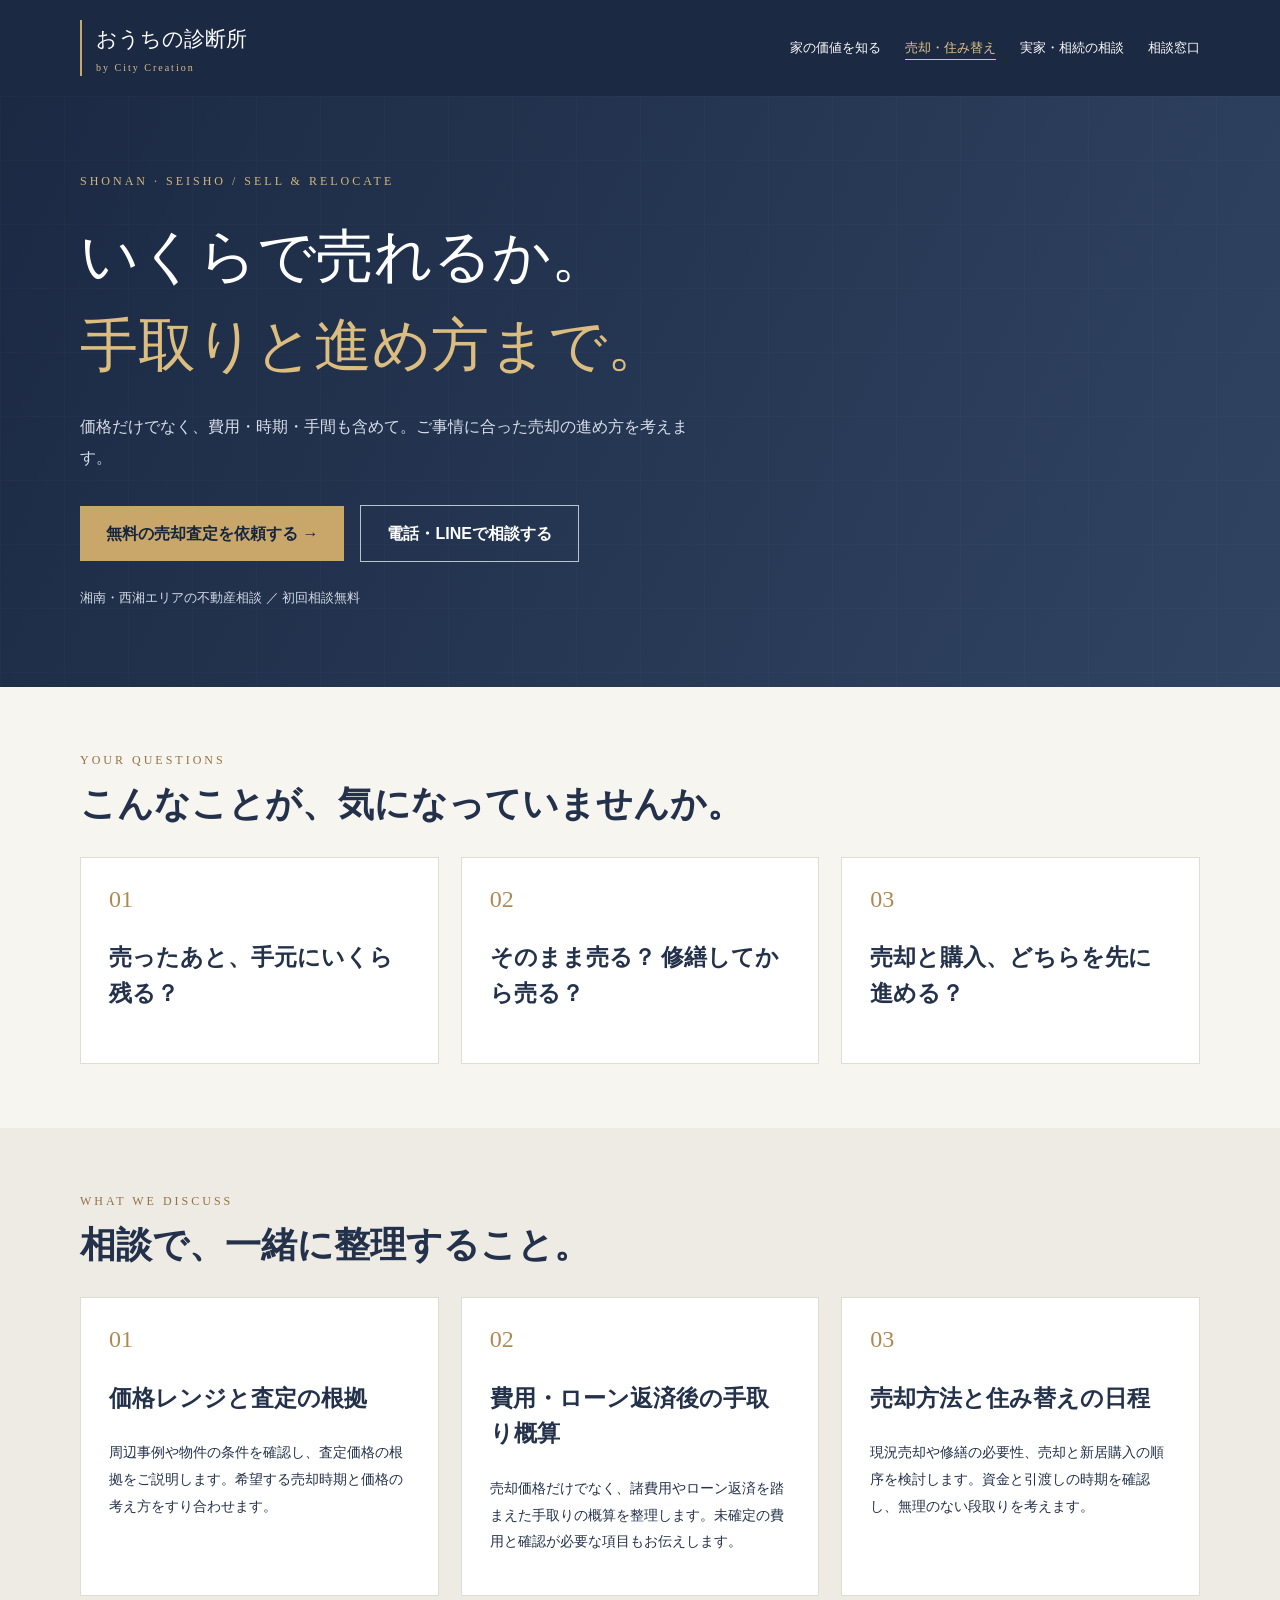
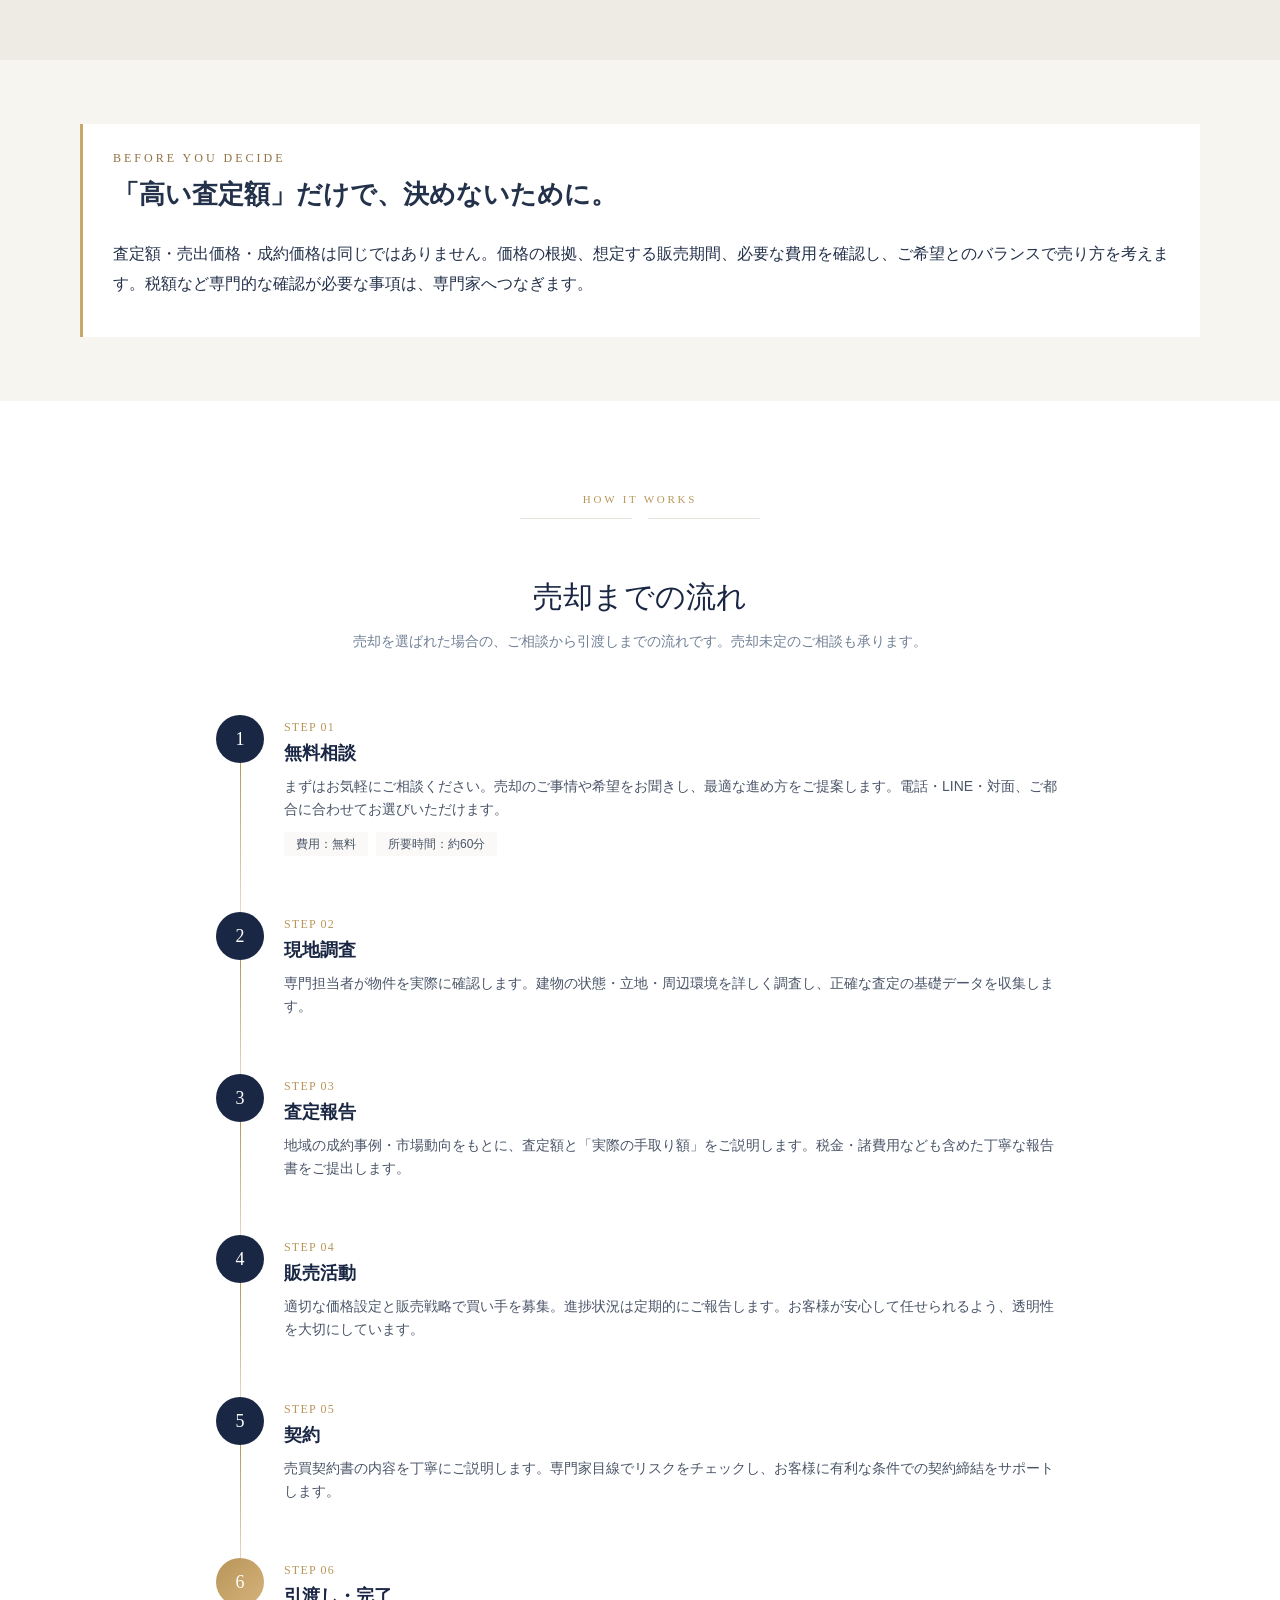
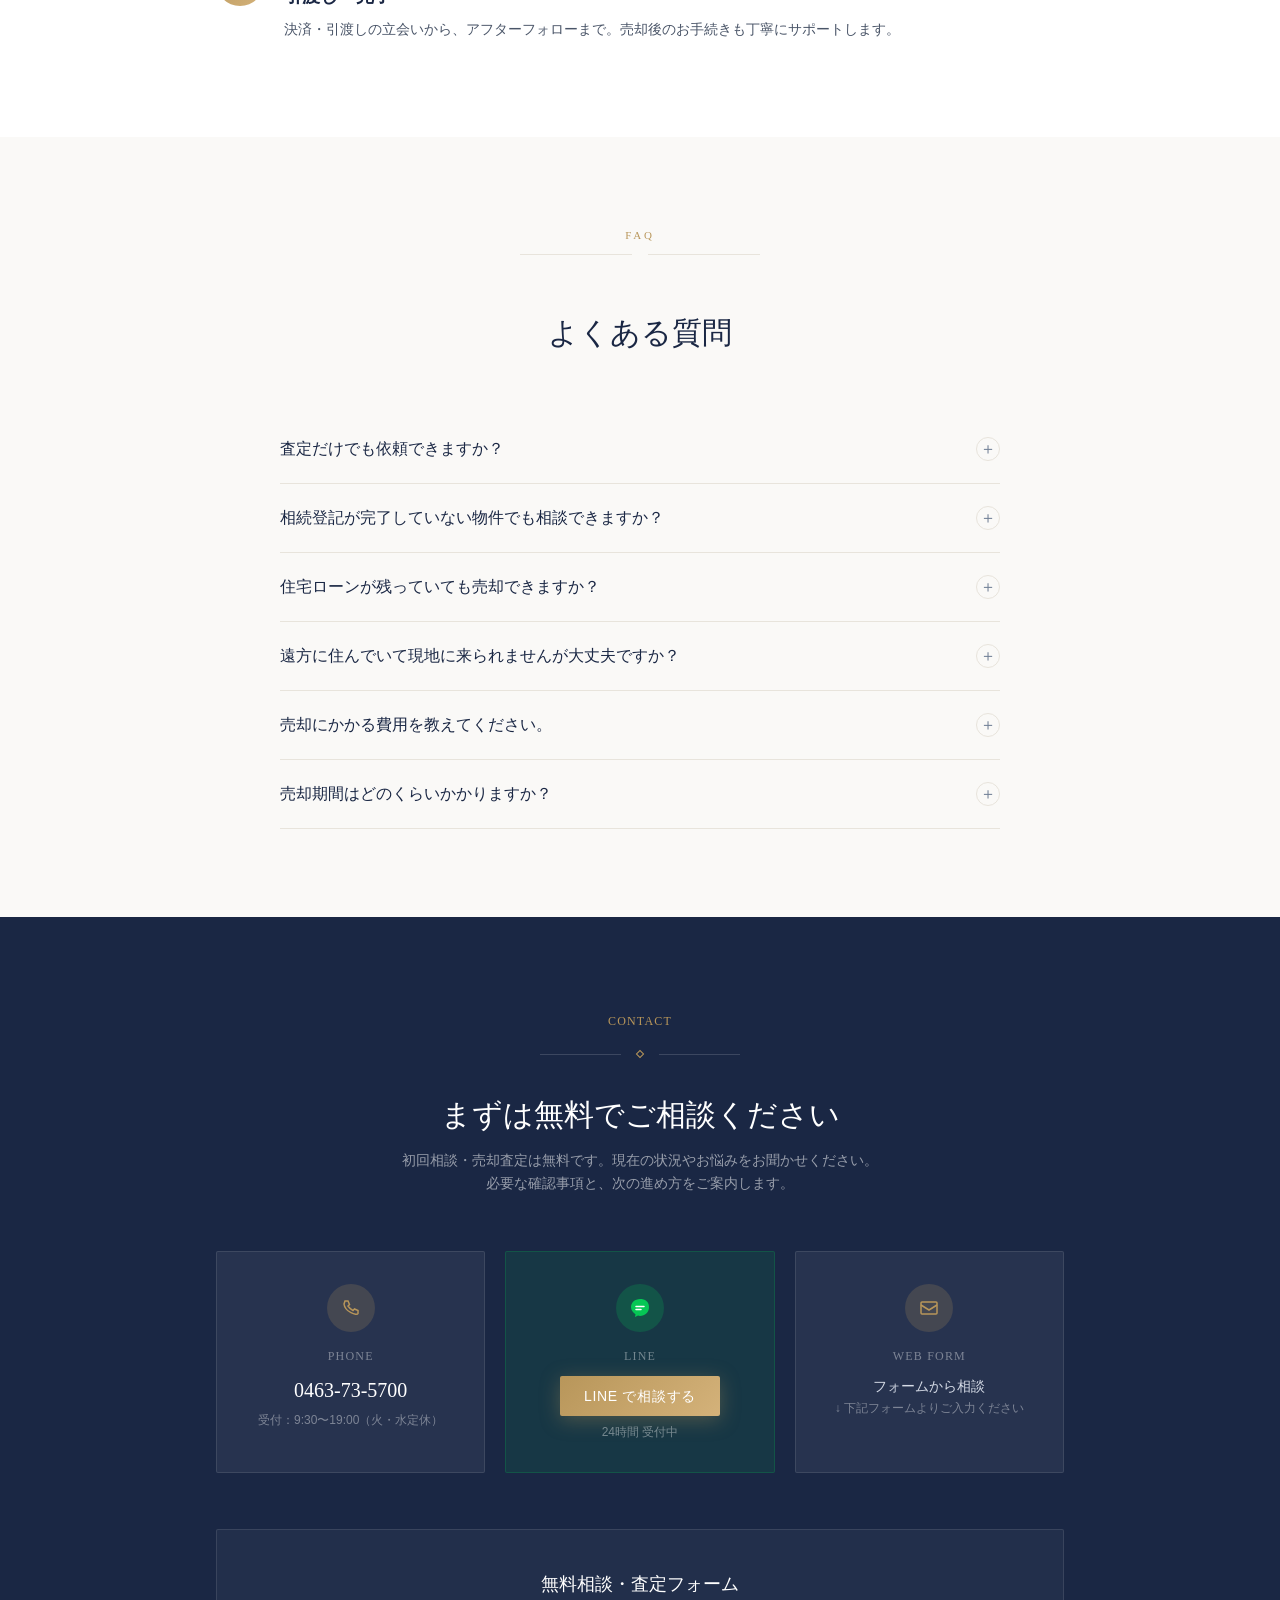
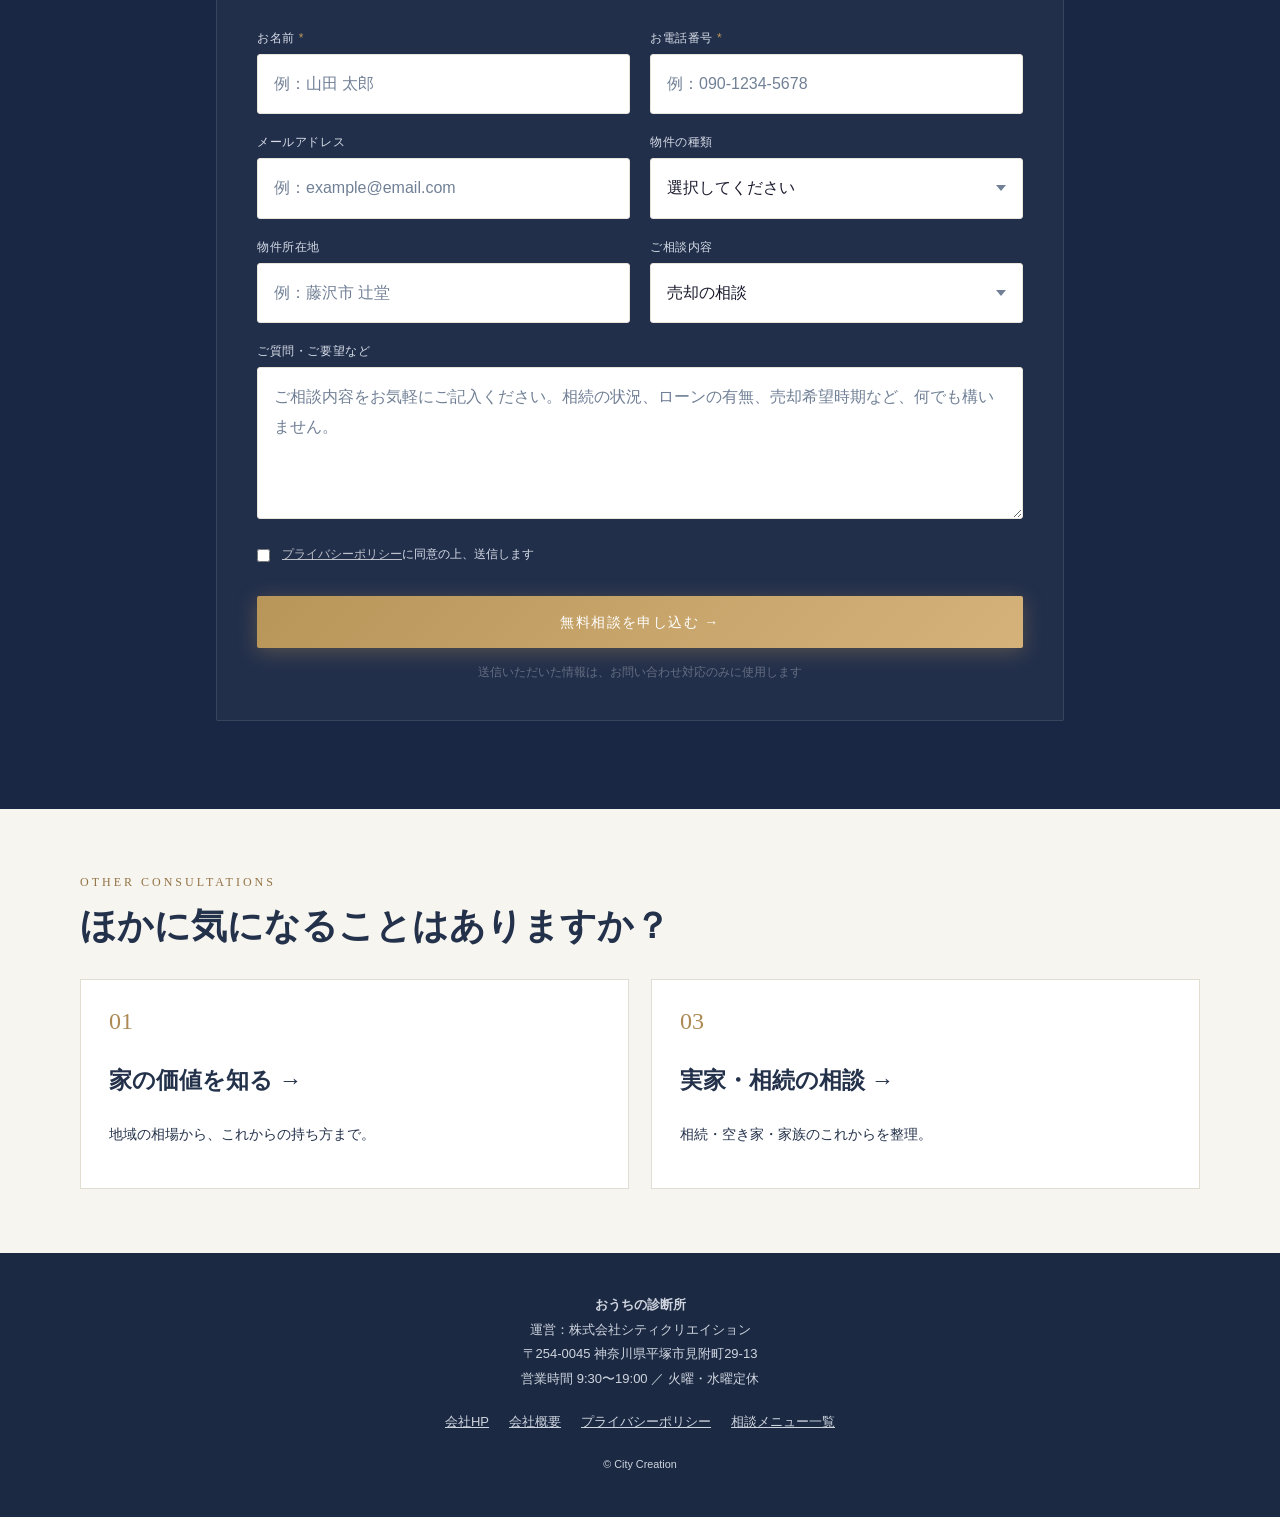
<file: sell.html>
<!doctype html><html lang="ja"><head><meta charset="utf-8"><meta name="viewport" content="width=device-width,initial-scale=1"><meta name="description" content="湘南・西湘の売却・住み替え相談。査定価格の根拠、費用と手取り、売却と購入の進め方を整理します。"><meta name="theme-color" content="#1b2943"><title>売却・住み替え｜おうちの診断所・シティクリエイション</title><link rel="stylesheet" href="style.css"><link rel="stylesheet" href="public.css"><link rel="canonical" href="https://citycreationnet-cloud.github.io/ouchi-shindan/sell.html"><link rel="stylesheet" href="motion.css"><link rel="stylesheet" href="consultation.css"></head><body><a class="skip" href="#main">本文へ移動</a><header><a class="brand" href="index.html">おうちの診断所<small>by City Creation</small></a><nav aria-label="診断・相談メニュー"><a href="value.html" >家の価値を知る</a><a href="sell.html" aria-current="page">売却・住み替え</a><a href="family.html" >実家・相続の相談</a><a href="#contact">相談窓口</a></nav></header><main id="main"><section class="hero"><div class="wrap"><div class="eyebrow">SHONAN · SEISHO / SELL &amp; RELOCATE</div><h1>いくらで売れるか。<br><span class="gold">手取りと進め方まで。</span></h1><p>価格だけでなく、費用・時期・手間も含めて。ご事情に合った売却の進め方を考えます。</p><div class="actions"><a class="button" href="#contact">無料の売却査定を依頼する →</a><a class="button outline" href="#contact">電話・LINEで相談する</a></div><div class="hero-note">湘南・西湘エリアの不動産相談 ／ 初回相談無料</div></div></section><section class="section"><div class="wrap"><div class="eyebrow">YOUR QUESTIONS</div><h2>こんなことが、気になっていませんか。</h2><div class="grid"><div class="card"><span class="num">01</span><h3>売ったあと、手元にいくら残る？</h3></div><div class="card"><span class="num">02</span><h3>そのまま売る？ 修繕してから売る？</h3></div><div class="card"><span class="num">03</span><h3>売却と購入、どちらを先に進める？</h3></div></div></div></section><section class="section soft"><div class="wrap"><div class="eyebrow">WHAT WE DISCUSS</div><h2>相談で、一緒に整理すること。</h2><div class="grid"><div class="card"><span class="num">01</span><h3>価格レンジと査定の根拠</h3><p>周辺事例や物件の条件を確認し、査定価格の根拠をご説明します。希望する売却時期と価格の考え方をすり合わせます。</p></div><div class="card"><span class="num">02</span><h3>費用・ローン返済後の手取り概算</h3><p>売却価格だけでなく、諸費用やローン返済を踏まえた手取りの概算を整理します。未確定の費用と確認が必要な項目もお伝えします。</p></div><div class="card"><span class="num">03</span><h3>売却方法と住み替えの日程</h3><p>現況売却や修繕の必要性、売却と新居購入の順序を検討します。資金と引渡しの時期を確認し、無理のない段取りを考えます。</p></div></div></div></section><section class="section"><div class="wrap"><div class="plan"><div class="eyebrow">BEFORE YOU DECIDE</div><h2>「高い査定額」だけで、決めないために。</h2><p>査定額・売出価格・成約価格は同じではありません。価格の根拠、想定する販売期間、必要な費用を確認し、ご希望とのバランスで売り方を考えます。税額など専門的な確認が必要な事項は、専門家へつなぎます。</p></div></div></section><div class="legacy"><section class="section-pad" style="background:white;" id="flow">
  <div class="max-w-4xl mx-auto px-6">
    
    <div class="text-center mb-16 animate-on-scroll">
      <span class="section-label">HOW IT WORKS</span>
      <div class="ornament-divider"></div>
      <h2 class="font-serif text-2xl md:text-3xl" style="color:var(--navy);">売却までの流れ</h2>
      <p class="text-sm mt-4" style="color:var(--text-light);">売却を選ばれた場合の、ご相談から引渡しまでの流れです。売却未定のご相談も承ります。</p>
    </div>

    <div class="flex flex-col gap-0">
      
      <div class="step-item pb-12 relative animate-on-scroll delay-1 visible">
        <div class="step-line"></div>
        <div class="step-num">1</div>
        <div class="pt-1 pb-2 flex-1">
          <div class="font-en text-xs tracking-widest mb-1" style="color:var(--gold);">STEP 01</div>
          <h3 class="font-serif text-lg font-semibold mb-2" style="color:var(--navy);">無料相談</h3>
          <p class="text-sm leading-relaxed" style="color:var(--text-mid);">まずはお気軽にご相談ください。売却のご事情や希望をお聞きし、最適な進め方をご提案します。電話・LINE・対面、ご都合に合わせてお選びいただけます。</p>
          <div class="mt-3 flex flex-wrap gap-2">
            <span class="inline-block text-xs px-3 py-1 rounded-sm" style="background:var(--cream);color:var(--text-mid);">費用：無料</span>
            <span class="inline-block text-xs px-3 py-1 rounded-sm" style="background:var(--cream);color:var(--text-mid);">所要時間：約60分</span>
          </div>
        </div>
      </div>

      <div class="step-item pb-12 relative animate-on-scroll delay-2 visible">
        <div class="step-line"></div>
        <div class="step-num">2</div>
        <div class="pt-1 pb-2 flex-1">
          <div class="font-en text-xs tracking-widest mb-1" style="color:var(--gold);">STEP 02</div>
          <h3 class="font-serif text-lg font-semibold mb-2" style="color:var(--navy);">現地調査</h3>
          <p class="text-sm leading-relaxed" style="color:var(--text-mid);">専門担当者が物件を実際に確認します。建物の状態・立地・周辺環境を詳しく調査し、正確な査定の基礎データを収集します。</p>
        </div>
      </div>

      <div class="step-item pb-12 relative animate-on-scroll delay-3 visible">
        <div class="step-line"></div>
        <div class="step-num">3</div>
        <div class="pt-1 pb-2 flex-1">
          <div class="font-en text-xs tracking-widest mb-1" style="color:var(--gold);">STEP 03</div>
          <h3 class="font-serif text-lg font-semibold mb-2" style="color:var(--navy);">査定報告</h3>
          <p class="text-sm leading-relaxed" style="color:var(--text-mid);">地域の成約事例・市場動向をもとに、査定額と「実際の手取り額」をご説明します。税金・諸費用なども含めた丁寧な報告書をご提出します。</p>
        </div>
      </div>

      <div class="step-item pb-12 relative animate-on-scroll delay-4 visible">
        <div class="step-line"></div>
        <div class="step-num">4</div>
        <div class="pt-1 pb-2 flex-1">
          <div class="font-en text-xs tracking-widest mb-1" style="color:var(--gold);">STEP 04</div>
          <h3 class="font-serif text-lg font-semibold mb-2" style="color:var(--navy);">販売活動</h3>
          <p class="text-sm leading-relaxed" style="color:var(--text-mid);">適切な価格設定と販売戦略で買い手を募集。進捗状況は定期的にご報告します。お客様が安心して任せられるよう、透明性を大切にしています。</p>
        </div>
      </div>

      <div class="step-item pb-12 relative animate-on-scroll delay-5 visible">
        <div class="step-line"></div>
        <div class="step-num">5</div>
        <div class="pt-1 pb-2 flex-1">
          <div class="font-en text-xs tracking-widest mb-1" style="color:var(--gold);">STEP 05</div>
          <h3 class="font-serif text-lg font-semibold mb-2" style="color:var(--navy);">契約</h3>
          <p class="text-sm leading-relaxed" style="color:var(--text-mid);">売買契約書の内容を丁寧にご説明します。専門家目線でリスクをチェックし、お客様に有利な条件での契約締結をサポートします。</p>
        </div>
      </div>

      <div class="step-item animate-on-scroll delay-1 visible">
        <div class="step-num" style="background:linear-gradient(135deg,var(--gold),var(--gold-light));">6</div>
        <div class="pt-1 pb-2 flex-1">
          <div class="font-en text-xs tracking-widest mb-1" style="color:var(--gold);">STEP 06</div>
          <h3 class="font-serif text-lg font-semibold mb-2" style="color:var(--navy);">引渡し・完了</h3>
          <p class="text-sm leading-relaxed" style="color:var(--text-mid);">決済・引渡しの立会いから、アフターフォローまで。売却後のお手続きも丁寧にサポートします。</p>
        </div>
      </div>

    </div>
  </div>
</section>

<!-- ========== FAQ ========== -->
<section class="section-pad bg-cream" id="faq">
  <div class="max-w-3xl mx-auto px-6">
    
    <div class="text-center mb-16 animate-on-scroll">
      <span class="section-label">FAQ</span>
      <div class="ornament-divider"></div>
      <h2 class="font-serif text-2xl md:text-3xl" style="color:var(--navy);">よくある質問</h2>
    </div>

    <div class="animate-on-scroll">
      
      <div class="faq-item">
        <div class="faq-question" onclick="toggleFaq(this)">
          <span class="font-medium text-sm md:text-base pr-4" style="color:var(--navy);">査定だけでも依頼できますか？</span>
          <span class="faq-icon">＋</span>
        </div>
        <div class="faq-answer">
          もちろんです。査定・ご相談は完全無料で、売却の義務も一切ありません。まず「いくらで売れるのか知りたい」というご希望だけでもお気軽にお問い合わせください。
        </div>
      </div>

      <div class="faq-item">
        <div class="faq-question" onclick="toggleFaq(this)">
          <span class="font-medium text-sm md:text-base pr-4" style="color:var(--navy);">相続登記が完了していない物件でも相談できますか？</span>
          <span class="faq-icon">＋</span>
        </div>
        <div class="faq-answer">
          はい、対応しております。相続登記の前段階からご相談いただけます。司法書士・税理士と連携して、相続手続き全体をサポートしますので、まずはご相談ください。
        </div>
      </div>

      <div class="faq-item">
        <div class="faq-question" onclick="toggleFaq(this)">
          <span class="font-medium text-sm md:text-base pr-4" style="color:var(--navy);">住宅ローンが残っていても売却できますか？</span>
          <span class="faq-icon">＋</span>
        </div>
        <div class="faq-answer">
          可能です。売却代金でローンを完済する「オーバーローン」「アンダーローン」いずれのケースも対応しています。金融機関との調整もサポートしますので、ご安心ください。
        </div>
      </div>

      <div class="faq-item">
        <div class="faq-question" onclick="toggleFaq(this)">
          <span class="font-medium text-sm md:text-base pr-4" style="color:var(--navy);">遠方に住んでいて現地に来られませんが大丈夫ですか？</span>
          <span class="faq-icon">＋</span>
        </div>
        <div class="faq-answer">
          問題ございません。相談はオンライン・電話・LINEでも対応しています。書類のやりとりも郵送やオンラインで完結できるケースがほとんどです。
        </div>
      </div>

      <div class="faq-item">
        <div class="faq-question" onclick="toggleFaq(this)">
          <span class="font-medium text-sm md:text-base pr-4" style="color:var(--navy);">売却にかかる費用を教えてください。</span>
          <span class="faq-icon">＋</span>
        </div>
        <div class="faq-answer">
          査定・相談は完全無料です。売却成立時には仲介手数料（法定上限：売却額×3%＋6万円＋消費税）が発生しますが、売却前に必ず詳しくご説明します。隠れた費用は一切ありません。
        </div>
      </div>

      <div class="faq-item">
        <div class="faq-question" onclick="toggleFaq(this)">
          <span class="font-medium text-sm md:text-base pr-4" style="color:var(--navy);">売却期間はどのくらいかかりますか？</span>
          <span class="faq-icon">＋</span>
        </div>
        <div class="faq-answer">
          物件の種類・価格・エリアによって異なりますが、一般的には3〜6ヶ月程度が目安です。当社では地域密着の強みを活かし、平均42日という実績があります（2024年実績）。
        </div>
      </div>

    </div>

  </div>
</section>

<!-- ========== CONTACT (Final CTA) ========== -->
<section class="section-pad" style="background:var(--navy);" id="contact">
  <div class="max-w-4xl mx-auto px-6">
    
    <div class="text-center mb-14 animate-on-scroll">
      <span class="font-en text-xs tracking-widest" style="color:var(--gold);">CONTACT</span>
      <div style="display:flex;align-items:center;gap:16px;max-width:200px;margin:16px auto 0;" class="mb-12">
        <div style="flex:1;height:1px;background:rgba(255,255,255,0.15);"></div>
        <div style="width:6px;height:6px;border:1px solid var(--gold);transform:rotate(45deg);"></div>
        <div style="flex:1;height:1px;background:rgba(255,255,255,0.15);"></div>
      </div>
      <h2 class="font-serif text-2xl md:text-3xl text-white mt-10 mb-4">まずは無料でご相談ください</h2>
      <p class="text-sm leading-relaxed" style="color:rgba(255,255,255,0.55);">初回相談・売却査定は無料です。現在の状況やお悩みをお聞かせください。<br class="hidden md:block">必要な確認事項と、次の進め方をご案内します。</p>
    </div>

    <!-- Contact methods -->
    <div class="grid grid-cols-1 md:grid-cols-3 gap-5 mb-14 animate-on-scroll">
      
      <!-- Phone -->
      <div class="text-center p-8 rounded-sm" style="background:rgba(255,255,255,0.06);border:1px solid rgba(255,255,255,0.1);">
        <div class="w-12 h-12 rounded-full flex items-center justify-center mx-auto mb-4" style="background:rgba(184,150,90,0.2);">
          <svg width="20" height="20" viewBox="0 0 20 20" fill="none"><path d="M4 3h3l1.5 3.5L7 8c1 1.5 3 3.5 5 4.5l1.5-1.5L17 12.5V15.5C16 18 4 14 3 6L4 3z" stroke="#b8965a" stroke-width="1.5" fill="none"></path></svg>
        </div>
        <div class="font-en text-xs tracking-widest mb-3" style="color:rgba(255,255,255,0.4);">PHONE</div>
        <a href="tel:0463-73-5700" class="font-serif text-xl text-white font-medium hover:text-yellow-300 transition-colors block">0463-73-5700</a>
        <p class="text-xs mt-2" style="color:rgba(255,255,255,0.4);">受付：9:30〜19:00（火・水定休）</p>
      </div>

      <!-- LINE -->
      <div class="text-center p-8 rounded-sm" style="background:rgba(6,199,85,0.1);border:1px solid rgba(6,199,85,0.2);">
        <div class="w-12 h-12 rounded-full flex items-center justify-center mx-auto mb-4" style="background:rgba(6,199,85,0.2);">
          <svg width="22" height="22" viewBox="0 0 22 22" fill="none"><path d="M11 2C6 2 2 5.6 2 10c0 3 1.8 5.6 4.5 7.2L6 20l3-1.5C9.6 18.8 10.3 19 11 19c5 0 9-3.6 9-9s-4-8-9-8z" fill="#06C755"></path><path d="M7 9.5h8M7 12.5h5" stroke="white" stroke-width="1.5" stroke-linecap="round"></path></svg>
        </div>
        <div class="font-en text-xs tracking-widest mb-3" style="color:rgba(255,255,255,0.4);">LINE</div>
        <a href="https://lin.ee/873AqsI" target="_blank" rel="noopener" class="inline-block btn-primary px-6 py-2.5 rounded-sm text-sm font-medium">LINE で相談する</a>
        <p class="text-xs mt-2" style="color:rgba(255,255,255,0.4);">24時間 受付中</p>
      </div>

      <!-- Form -->
      <div class="text-center p-8 rounded-sm" style="background:rgba(255,255,255,0.06);border:1px solid rgba(255,255,255,0.1);">
        <div class="w-12 h-12 rounded-full flex items-center justify-center mx-auto mb-4" style="background:rgba(184,150,90,0.2);">
          <svg width="20" height="20" viewBox="0 0 20 20" fill="none"><rect x="2" y="4" width="16" height="12" rx="1" stroke="#b8965a" stroke-width="1.5" fill="none"></rect><path d="M2 7l8 5 8-5" stroke="#b8965a" stroke-width="1.5" fill="none"></path></svg>
        </div>
        <div class="font-en text-xs tracking-widest mb-3" style="color:rgba(255,255,255,0.4);">WEB FORM</div>
        <p class="text-white/70 text-sm mb-1">フォームから相談</p>
        <p class="text-xs" style="color:rgba(255,255,255,0.4);">↓ 下記フォームよりご入力ください</p>
      </div>

    </div>

    <!-- Contact Form -->
    <div class="rounded-sm overflow-hidden animate-on-scroll" style="background:rgba(255,255,255,0.04);border:1px solid rgba(255,255,255,0.1);">
      <div class="p-6 md:p-10">
        <h3 class="font-serif text-lg text-white mb-8 text-center">無料相談・査定フォーム</h3>
        
        <div class="grid grid-cols-1 md:grid-cols-2 gap-5">
          <div>
            <label class="block text-xs mb-2 tracking-wider" style="color:rgba(255,255,255,0.5);">お名前 <span style="color:var(--gold);">*</span></label>
            <input type="text" id="f-name" aria-label="お名前" class="form-input" placeholder="例：山田 太郎">
          </div>
          <div>
            <label class="block text-xs mb-2 tracking-wider" style="color:rgba(255,255,255,0.5);">お電話番号 <span style="color:var(--gold);">*</span></label>
            <input type="tel" id="f-tel" aria-label="お電話番号" class="form-input" placeholder="例：090-1234-5678">
          </div>
          <div>
            <label class="block text-xs mb-2 tracking-wider" style="color:rgba(255,255,255,0.5);">メールアドレス</label>
            <input type="email" id="f-email" aria-label="メールアドレス" class="form-input" placeholder="例：example@email.com">
          </div>
          <div>
            <label class="block text-xs mb-2 tracking-wider" style="color:rgba(255,255,255,0.5);">物件の種類</label>
            <select id="f-type" aria-label="物件の種類" class="form-input" style="appearance:none;background-image:url(&#39;data:image/svg+xml,&lt;svg xmlns=%22http://www.w3.org/2000/svg%22 viewBox=%220 0 10 6%22&gt;&lt;path d=%22M0 0l5 6 5-6z%22 fill=%22%23718096%22/&gt;&lt;/svg&gt;&#39;);background-repeat:no-repeat;background-position:right 16px center;background-size:10px;">
              <option value="">選択してください</option>
              <option>一戸建て</option>
              <option>マンション</option>
              <option>土地</option>
              <option>その他</option>
            </select>
          </div>
          <div>
            <label class="block text-xs mb-2 tracking-wider" style="color:rgba(255,255,255,0.5);">物件所在地</label>
            <input type="text" id="f-area" aria-label="物件所在地" class="form-input" placeholder="例：藤沢市 辻堂">
          </div>
          <div>
            <label class="block text-xs mb-2 tracking-wider" style="color:rgba(255,255,255,0.5);">ご相談内容</label>
            <select id="f-category" aria-label="ご相談内容" class="form-input" style="appearance:none;background-image:url(&#39;data:image/svg+xml,&lt;svg xmlns=%22http://www.w3.org/2000/svg%22 viewBox=%220 0 10 6%22&gt;&lt;path d=%22M0 0l5 6 5-6z%22 fill=%22%23718096%22/&gt;&lt;/svg&gt;&#39;);background-repeat:no-repeat;background-position:right 16px center;background-size:10px;">
              <option value="">選択してください</option>
              <option>家の価値の相談</option><option>実家・空き家の相談</option><option>売却の相談</option>
              <option>相続の相談</option>
              <option>住み替えの相談</option>
              <option>査定のみ希望</option>
              <option>その他</option>
            </select>
          </div>
        </div>

        <div class="mt-5">
          <label class="block text-xs mb-2 tracking-wider" style="color:rgba(255,255,255,0.5);">ご質問・ご要望など</label>
          <textarea id="f-message" aria-label="ご質問・ご要望" class="form-input" rows="4" placeholder="ご相談内容をお気軽にご記入ください。相続の状況、ローンの有無、売却希望時期など、何でも構いません。"></textarea>
        </div>

        <!-- Web3Forms hidden fields -->
        <input type="hidden" name="access_key" value="d5b792c4-9c10-43f2-920e-29540951161b">
        <input type="hidden" name="subject" value="【おうちの診断所】無料相談のお申し込み">
        <input type="hidden" name="from_name" value="おうちの診断所">
        <input type="hidden" name="redirect" value="false">
        <input type="checkbox" name="botcheck" style="display:none;">

        <div class="mt-4 flex items-start gap-3">
          <input type="checkbox" id="privacy" class="mt-1 cursor-pointer">
          <label for="privacy" class="text-xs leading-relaxed cursor-pointer" style="color:rgba(255,255,255,0.5);">
          <a href="https://www.city-c.net/privacy/" target="_blank" class="underline" style="color:rgba(255,255,255,0.7);">プライバシーポリシー</a>に同意の上、送信します
          </label>
        </div>

        <button type="button" id="submitBtn" class="btn-primary w-full mt-8 py-4 text-sm font-medium tracking-widest rounded-sm" onclick="submitForm()">
          無料相談を申し込む →
        </button>

        <!-- 送信結果メッセージ -->
        <div id="successMsg" role="status" aria-live="polite" style="display:none;" class="mt-6 p-5 rounded-sm text-center">
          <p class="text-sm font-medium" style="color:#06C755;">✓ 送信が完了しました</p>
          <p class="text-xs mt-1" style="color:rgba(255,255,255,0.5);">担当者より2営業日以内にご連絡いたします。</p>
        </div>
        <div id="errorMsg" role="alert" style="display:none;" class="mt-6 p-5 rounded-sm text-center">
          <p class="text-sm font-medium" style="color:#f87171;">送信に失敗しました</p>
          <p class="text-xs mt-1" style="color:rgba(255,255,255,0.5);">お手数ですがお電話（0463-73-5700）にてご連絡ください。</p>
        </div>

        <p class="text-center text-xs mt-4" style="color:rgba(255,255,255,0.3);">送信いただいた情報は、お問い合わせ対応のみに使用します</p>
      </div>
    </div>


</div></section></div><section class="section"><div class="wrap"><div class="eyebrow">OTHER CONSULTATIONS</div><h2>ほかに気になることはありますか？</h2><div class="related-grid"><a class="card related" href="value.html"><span class="num">01</span><h3>家の価値を知る →</h3><p>地域の相場から、これからの持ち方まで。</p></a><a class="card related" href="family.html"><span class="num">03</span><h3>実家・相続の相談 →</h3><p>相続・空き家・家族のこれからを整理。</p></a></div></div></section></main><footer><strong>おうちの診断所</strong><br>運営：株式会社シティクリエイション<br>〒254-0045 神奈川県平塚市見附町29-13<br>営業時間 9:30〜19:00 ／ 火曜・水曜定休<p><a href="https://www.city-c.net/">会社HP</a><a href="https://www.city-c.net/company/">会社概要</a><a href="https://www.city-c.net/privacy/">プライバシーポリシー</a><a href="index.html">相談メニュー一覧</a></p><small>© City Creation</small></footer><script src="motion.js" defer></script><script src="consultation.js" defer></script></body></html>
</file>
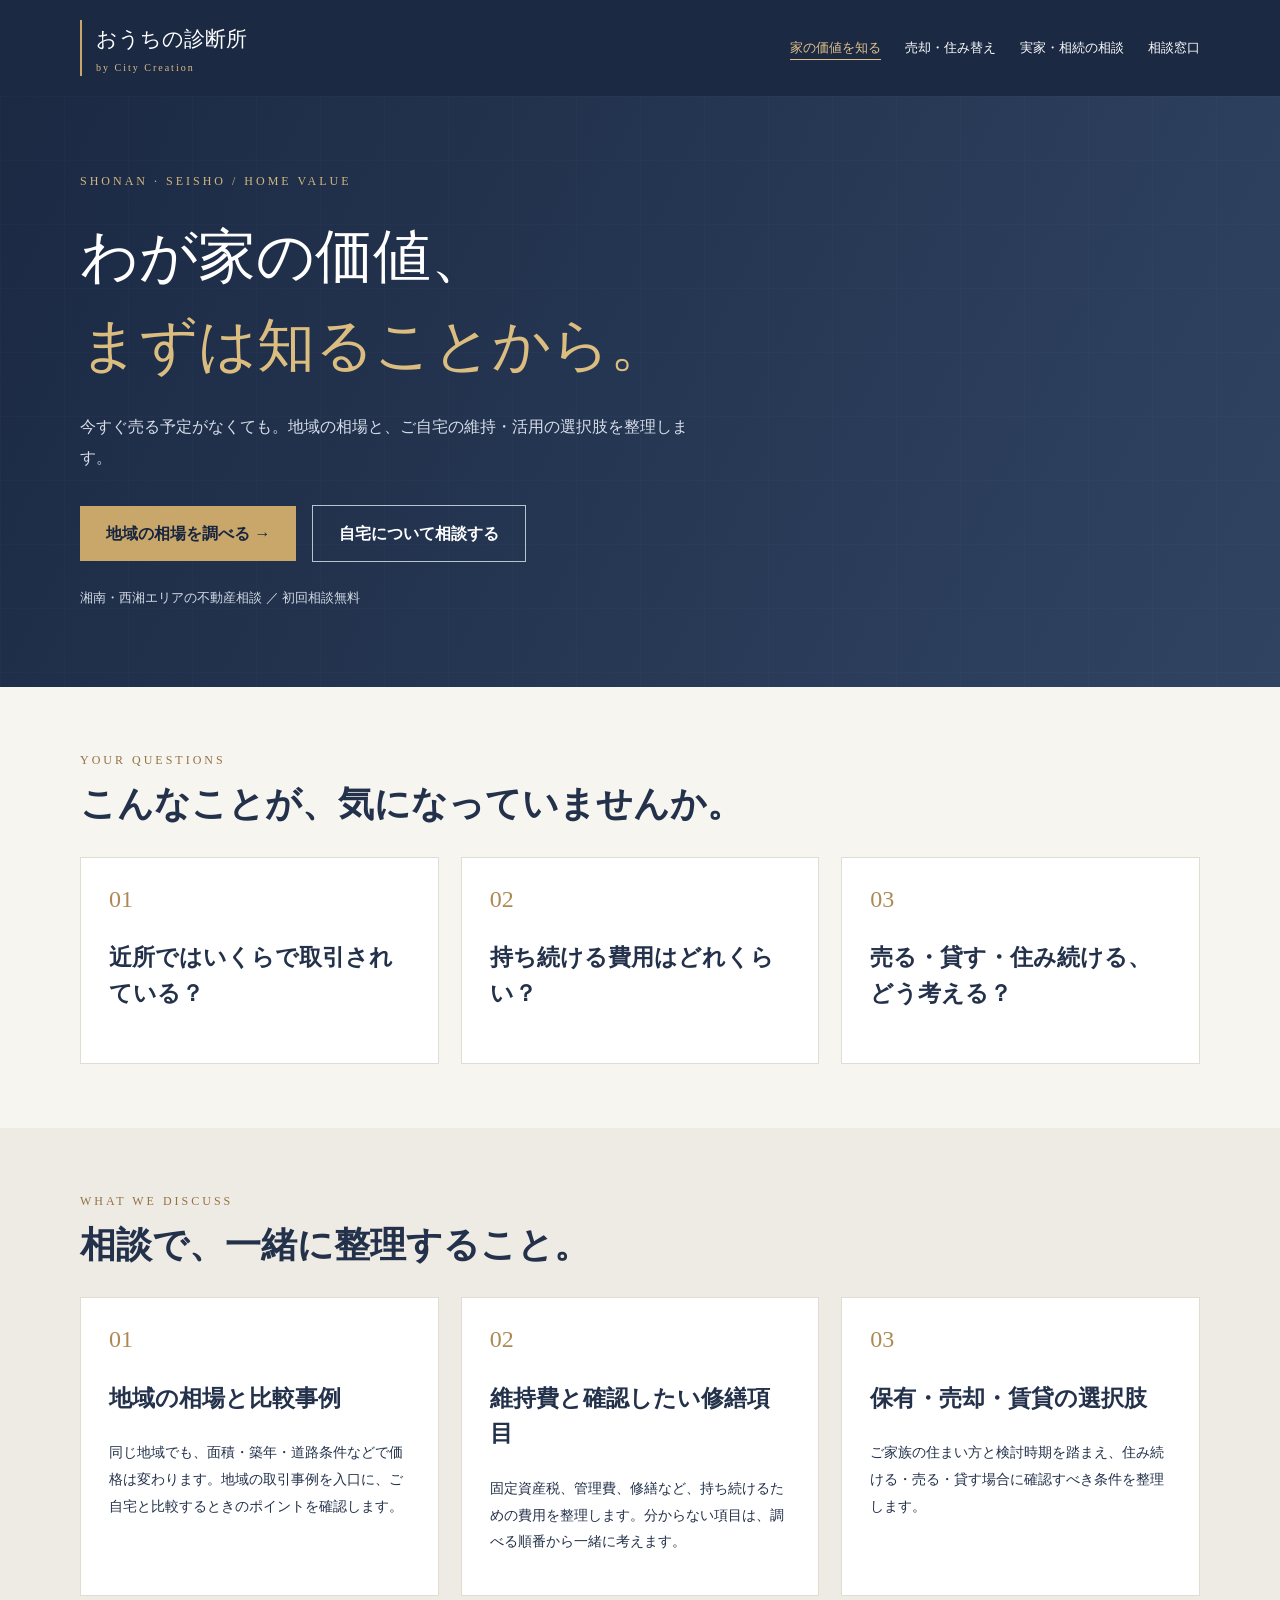
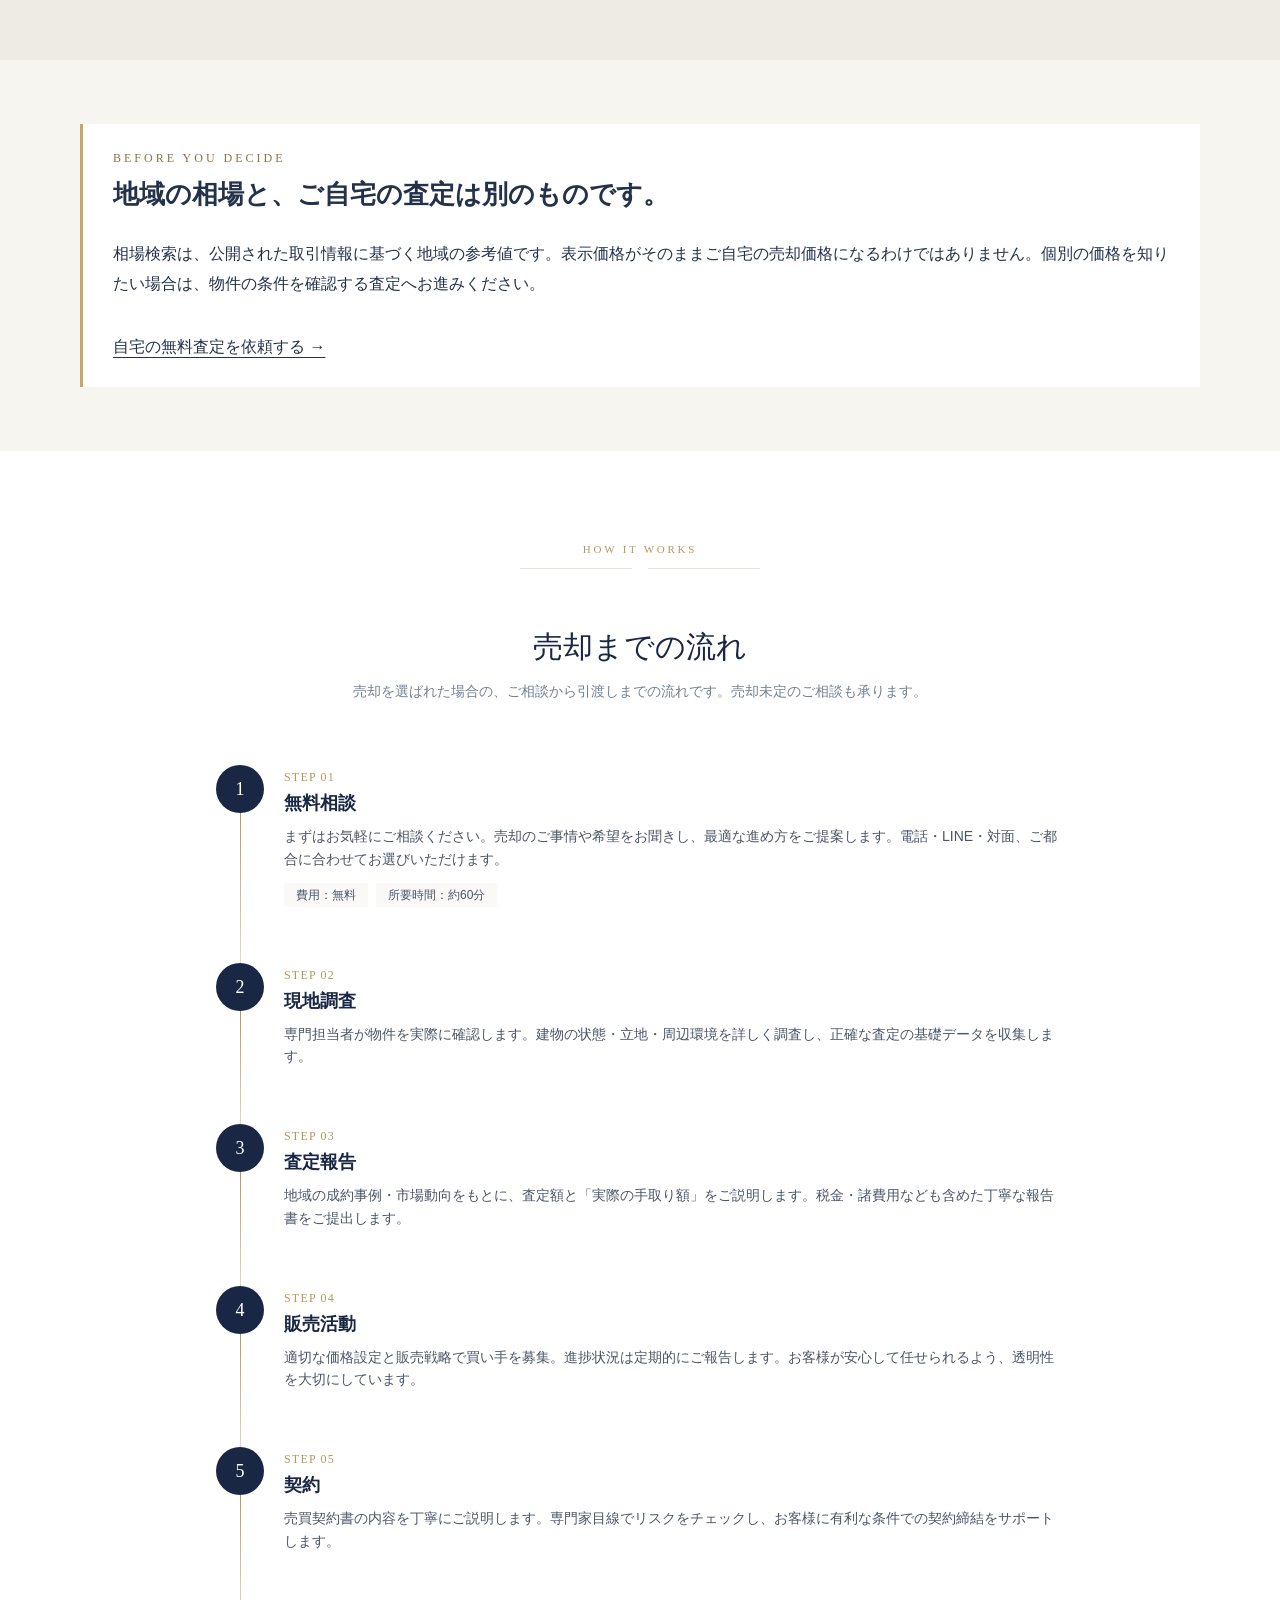
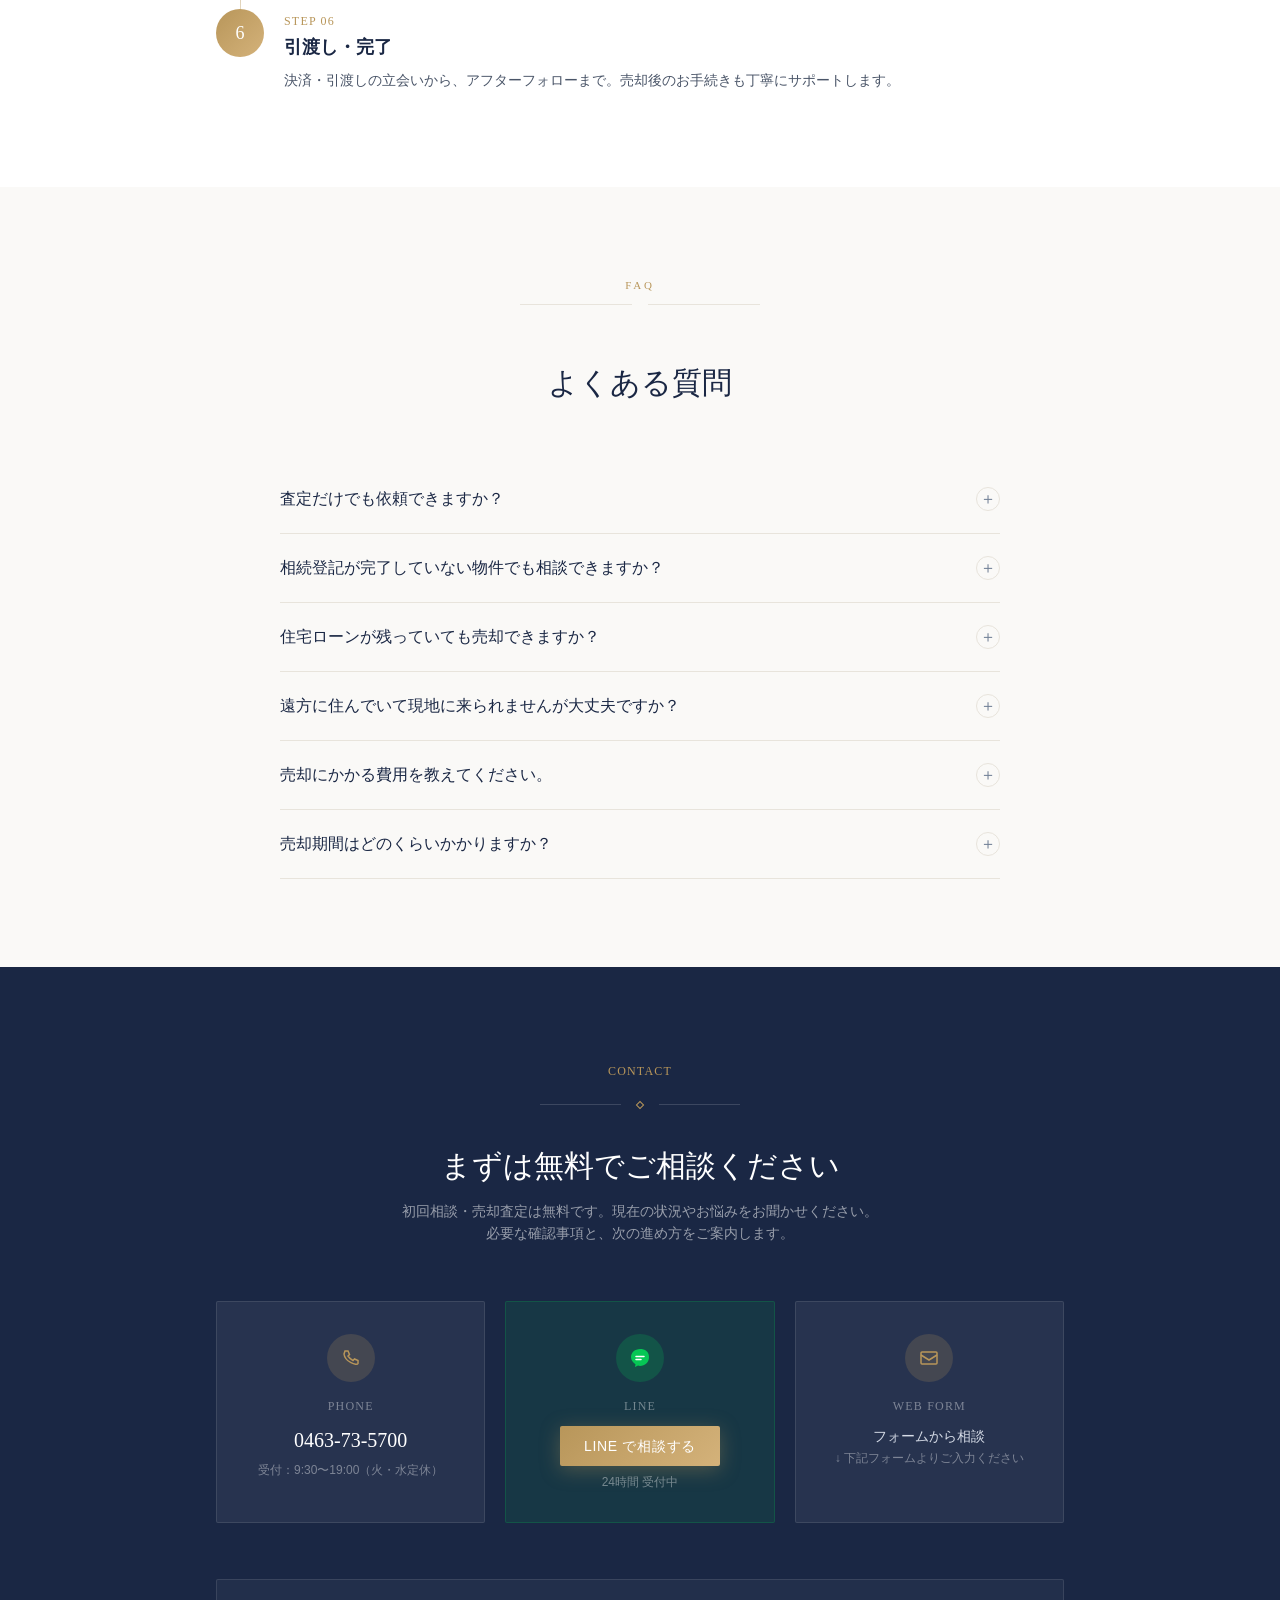
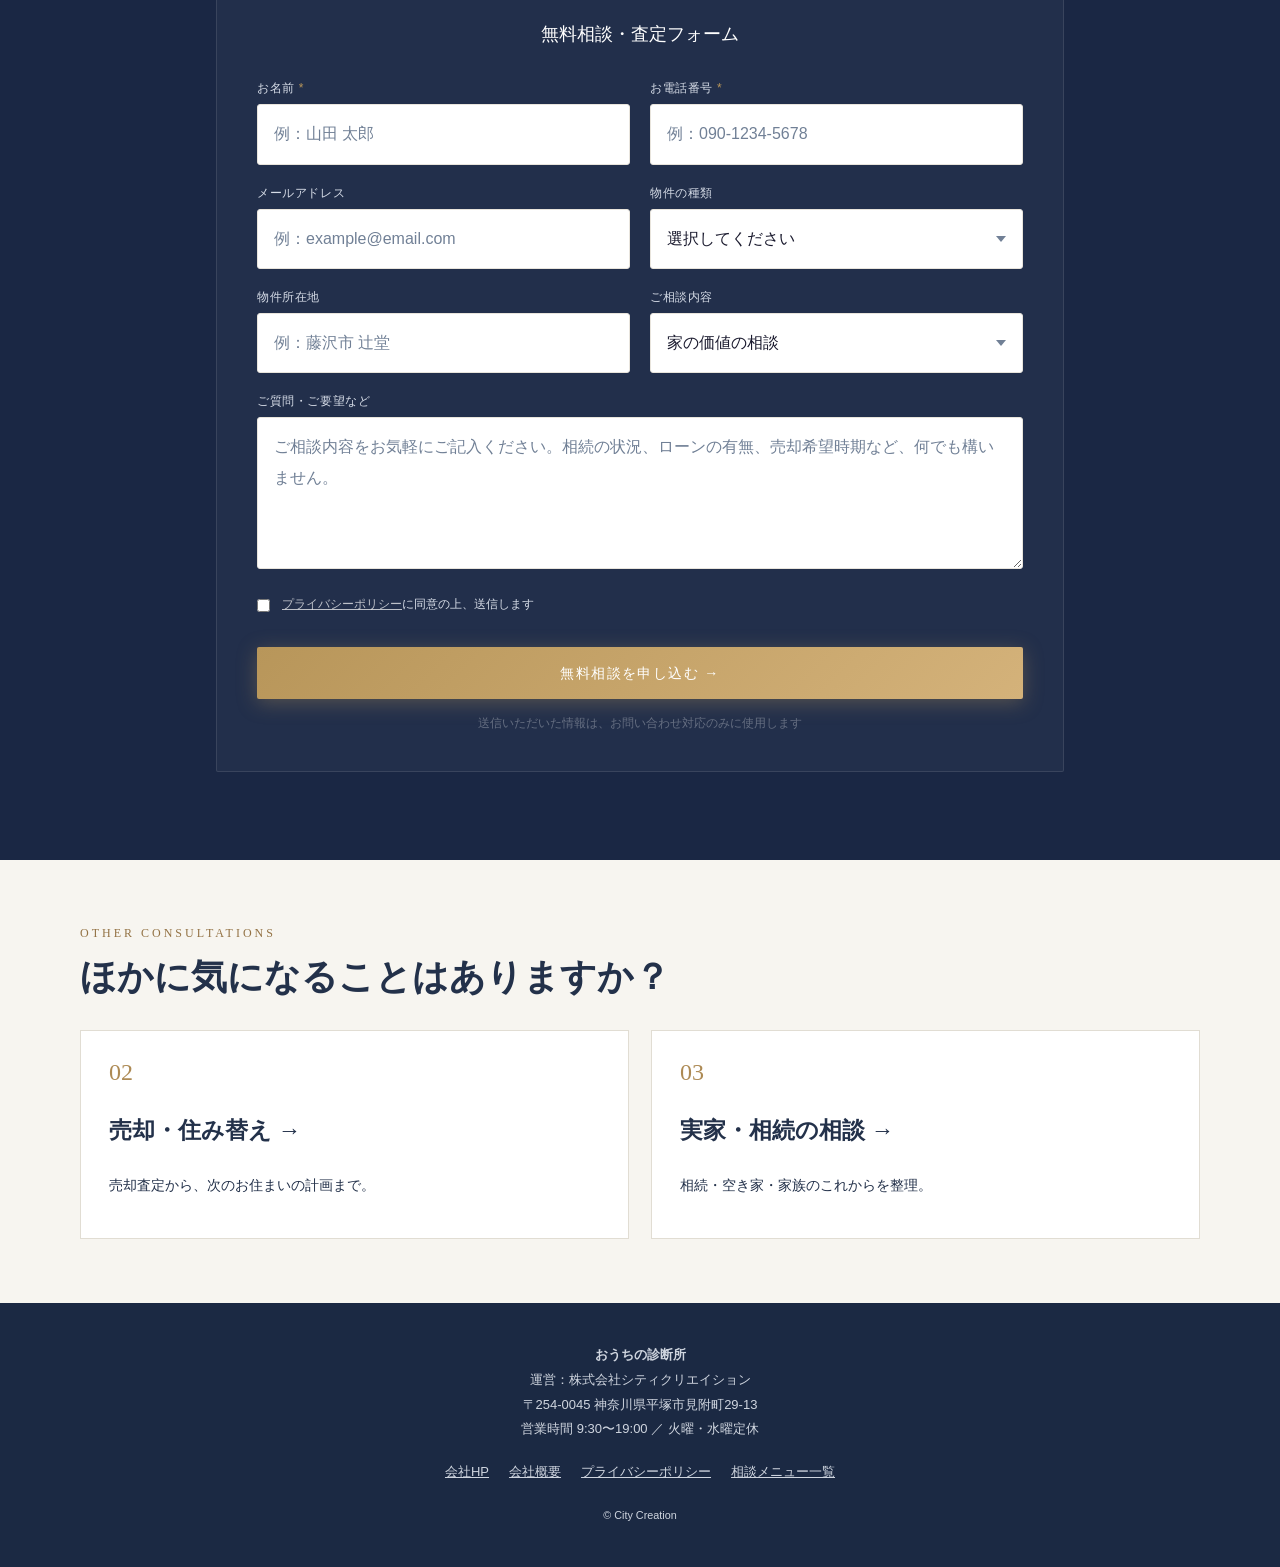
<file: value.html>
<!doctype html><html lang="ja"><head><meta charset="utf-8"><meta name="viewport" content="width=device-width,initial-scale=1"><meta name="description" content="湘南・西湘の家の価値を知りたい方へ。地域の相場検索から、維持費・保有・売却・活用の相談まで。"><meta name="theme-color" content="#1b2943"><title>家の価値を知る｜おうちの診断所・シティクリエイション</title><link rel="stylesheet" href="style.css"><link rel="stylesheet" href="public.css"><link rel="canonical" href="https://citycreationnet-cloud.github.io/ouchi-shindan/value.html"><link rel="stylesheet" href="motion.css"><link rel="stylesheet" href="consultation.css"></head><body><a class="skip" href="#main">本文へ移動</a><header><a class="brand" href="index.html">おうちの診断所<small>by City Creation</small></a><nav aria-label="診断・相談メニュー"><a href="value.html" aria-current="page">家の価値を知る</a><a href="sell.html" >売却・住み替え</a><a href="family.html" >実家・相続の相談</a><a href="#contact">相談窓口</a></nav></header><main id="main"><section class="hero"><div class="wrap"><div class="eyebrow">SHONAN · SEISHO / HOME VALUE</div><h1>わが家の価値、<br><span class="gold">まずは知ることから。</span></h1><p>今すぐ売る予定がなくても。地域の相場と、ご自宅の維持・活用の選択肢を整理します。</p><div class="actions"><a class="button" href="https://citycreationnet-cloud.github.io/market-pricesearch/">地域の相場を調べる →</a><a class="button outline" href="#contact">自宅について相談する</a></div><div class="hero-note">湘南・西湘エリアの不動産相談 ／ 初回相談無料</div></div></section><section class="section"><div class="wrap"><div class="eyebrow">YOUR QUESTIONS</div><h2>こんなことが、気になっていませんか。</h2><div class="grid"><div class="card"><span class="num">01</span><h3>近所ではいくらで取引されている？</h3></div><div class="card"><span class="num">02</span><h3>持ち続ける費用はどれくらい？</h3></div><div class="card"><span class="num">03</span><h3>売る・貸す・住み続ける、どう考える？</h3></div></div></div></section><section class="section soft"><div class="wrap"><div class="eyebrow">WHAT WE DISCUSS</div><h2>相談で、一緒に整理すること。</h2><div class="grid"><div class="card"><span class="num">01</span><h3>地域の相場と比較事例</h3><p>同じ地域でも、面積・築年・道路条件などで価格は変わります。地域の取引事例を入口に、ご自宅と比較するときのポイントを確認します。</p></div><div class="card"><span class="num">02</span><h3>維持費と確認したい修繕項目</h3><p>固定資産税、管理費、修繕など、持ち続けるための費用を整理します。分からない項目は、調べる順番から一緒に考えます。</p></div><div class="card"><span class="num">03</span><h3>保有・売却・賃貸の選択肢</h3><p>ご家族の住まい方と検討時期を踏まえ、住み続ける・売る・貸す場合に確認すべき条件を整理します。</p></div></div></div></section><section class="section"><div class="wrap"><div class="plan"><div class="eyebrow">BEFORE YOU DECIDE</div><h2>地域の相場と、ご自宅の査定は別のものです。</h2><p>相場検索は、公開された取引情報に基づく地域の参考値です。表示価格がそのままご自宅の売却価格になるわけではありません。個別の価格を知りたい場合は、物件の条件を確認する査定へお進みください。</p><a class="textlink" href="#contact">自宅の無料査定を依頼する →</a></div></div></section><div class="legacy"><section class="section-pad" style="background:white;" id="flow">
  <div class="max-w-4xl mx-auto px-6">
    
    <div class="text-center mb-16 animate-on-scroll">
      <span class="section-label">HOW IT WORKS</span>
      <div class="ornament-divider"></div>
      <h2 class="font-serif text-2xl md:text-3xl" style="color:var(--navy);">売却までの流れ</h2>
      <p class="text-sm mt-4" style="color:var(--text-light);">売却を選ばれた場合の、ご相談から引渡しまでの流れです。売却未定のご相談も承ります。</p>
    </div>

    <div class="flex flex-col gap-0">
      
      <div class="step-item pb-12 relative animate-on-scroll delay-1 visible">
        <div class="step-line"></div>
        <div class="step-num">1</div>
        <div class="pt-1 pb-2 flex-1">
          <div class="font-en text-xs tracking-widest mb-1" style="color:var(--gold);">STEP 01</div>
          <h3 class="font-serif text-lg font-semibold mb-2" style="color:var(--navy);">無料相談</h3>
          <p class="text-sm leading-relaxed" style="color:var(--text-mid);">まずはお気軽にご相談ください。売却のご事情や希望をお聞きし、最適な進め方をご提案します。電話・LINE・対面、ご都合に合わせてお選びいただけます。</p>
          <div class="mt-3 flex flex-wrap gap-2">
            <span class="inline-block text-xs px-3 py-1 rounded-sm" style="background:var(--cream);color:var(--text-mid);">費用：無料</span>
            <span class="inline-block text-xs px-3 py-1 rounded-sm" style="background:var(--cream);color:var(--text-mid);">所要時間：約60分</span>
          </div>
        </div>
      </div>

      <div class="step-item pb-12 relative animate-on-scroll delay-2 visible">
        <div class="step-line"></div>
        <div class="step-num">2</div>
        <div class="pt-1 pb-2 flex-1">
          <div class="font-en text-xs tracking-widest mb-1" style="color:var(--gold);">STEP 02</div>
          <h3 class="font-serif text-lg font-semibold mb-2" style="color:var(--navy);">現地調査</h3>
          <p class="text-sm leading-relaxed" style="color:var(--text-mid);">専門担当者が物件を実際に確認します。建物の状態・立地・周辺環境を詳しく調査し、正確な査定の基礎データを収集します。</p>
        </div>
      </div>

      <div class="step-item pb-12 relative animate-on-scroll delay-3 visible">
        <div class="step-line"></div>
        <div class="step-num">3</div>
        <div class="pt-1 pb-2 flex-1">
          <div class="font-en text-xs tracking-widest mb-1" style="color:var(--gold);">STEP 03</div>
          <h3 class="font-serif text-lg font-semibold mb-2" style="color:var(--navy);">査定報告</h3>
          <p class="text-sm leading-relaxed" style="color:var(--text-mid);">地域の成約事例・市場動向をもとに、査定額と「実際の手取り額」をご説明します。税金・諸費用なども含めた丁寧な報告書をご提出します。</p>
        </div>
      </div>

      <div class="step-item pb-12 relative animate-on-scroll delay-4 visible">
        <div class="step-line"></div>
        <div class="step-num">4</div>
        <div class="pt-1 pb-2 flex-1">
          <div class="font-en text-xs tracking-widest mb-1" style="color:var(--gold);">STEP 04</div>
          <h3 class="font-serif text-lg font-semibold mb-2" style="color:var(--navy);">販売活動</h3>
          <p class="text-sm leading-relaxed" style="color:var(--text-mid);">適切な価格設定と販売戦略で買い手を募集。進捗状況は定期的にご報告します。お客様が安心して任せられるよう、透明性を大切にしています。</p>
        </div>
      </div>

      <div class="step-item pb-12 relative animate-on-scroll delay-5 visible">
        <div class="step-line"></div>
        <div class="step-num">5</div>
        <div class="pt-1 pb-2 flex-1">
          <div class="font-en text-xs tracking-widest mb-1" style="color:var(--gold);">STEP 05</div>
          <h3 class="font-serif text-lg font-semibold mb-2" style="color:var(--navy);">契約</h3>
          <p class="text-sm leading-relaxed" style="color:var(--text-mid);">売買契約書の内容を丁寧にご説明します。専門家目線でリスクをチェックし、お客様に有利な条件での契約締結をサポートします。</p>
        </div>
      </div>

      <div class="step-item animate-on-scroll delay-1 visible">
        <div class="step-num" style="background:linear-gradient(135deg,var(--gold),var(--gold-light));">6</div>
        <div class="pt-1 pb-2 flex-1">
          <div class="font-en text-xs tracking-widest mb-1" style="color:var(--gold);">STEP 06</div>
          <h3 class="font-serif text-lg font-semibold mb-2" style="color:var(--navy);">引渡し・完了</h3>
          <p class="text-sm leading-relaxed" style="color:var(--text-mid);">決済・引渡しの立会いから、アフターフォローまで。売却後のお手続きも丁寧にサポートします。</p>
        </div>
      </div>

    </div>
  </div>
</section>

<!-- ========== FAQ ========== -->
<section class="section-pad bg-cream" id="faq">
  <div class="max-w-3xl mx-auto px-6">
    
    <div class="text-center mb-16 animate-on-scroll">
      <span class="section-label">FAQ</span>
      <div class="ornament-divider"></div>
      <h2 class="font-serif text-2xl md:text-3xl" style="color:var(--navy);">よくある質問</h2>
    </div>

    <div class="animate-on-scroll">
      
      <div class="faq-item">
        <div class="faq-question" onclick="toggleFaq(this)">
          <span class="font-medium text-sm md:text-base pr-4" style="color:var(--navy);">査定だけでも依頼できますか？</span>
          <span class="faq-icon">＋</span>
        </div>
        <div class="faq-answer">
          もちろんです。査定・ご相談は完全無料で、売却の義務も一切ありません。まず「いくらで売れるのか知りたい」というご希望だけでもお気軽にお問い合わせください。
        </div>
      </div>

      <div class="faq-item">
        <div class="faq-question" onclick="toggleFaq(this)">
          <span class="font-medium text-sm md:text-base pr-4" style="color:var(--navy);">相続登記が完了していない物件でも相談できますか？</span>
          <span class="faq-icon">＋</span>
        </div>
        <div class="faq-answer">
          はい、対応しております。相続登記の前段階からご相談いただけます。司法書士・税理士と連携して、相続手続き全体をサポートしますので、まずはご相談ください。
        </div>
      </div>

      <div class="faq-item">
        <div class="faq-question" onclick="toggleFaq(this)">
          <span class="font-medium text-sm md:text-base pr-4" style="color:var(--navy);">住宅ローンが残っていても売却できますか？</span>
          <span class="faq-icon">＋</span>
        </div>
        <div class="faq-answer">
          可能です。売却代金でローンを完済する「オーバーローン」「アンダーローン」いずれのケースも対応しています。金融機関との調整もサポートしますので、ご安心ください。
        </div>
      </div>

      <div class="faq-item">
        <div class="faq-question" onclick="toggleFaq(this)">
          <span class="font-medium text-sm md:text-base pr-4" style="color:var(--navy);">遠方に住んでいて現地に来られませんが大丈夫ですか？</span>
          <span class="faq-icon">＋</span>
        </div>
        <div class="faq-answer">
          問題ございません。相談はオンライン・電話・LINEでも対応しています。書類のやりとりも郵送やオンラインで完結できるケースがほとんどです。
        </div>
      </div>

      <div class="faq-item">
        <div class="faq-question" onclick="toggleFaq(this)">
          <span class="font-medium text-sm md:text-base pr-4" style="color:var(--navy);">売却にかかる費用を教えてください。</span>
          <span class="faq-icon">＋</span>
        </div>
        <div class="faq-answer">
          査定・相談は完全無料です。売却成立時には仲介手数料（法定上限：売却額×3%＋6万円＋消費税）が発生しますが、売却前に必ず詳しくご説明します。隠れた費用は一切ありません。
        </div>
      </div>

      <div class="faq-item">
        <div class="faq-question" onclick="toggleFaq(this)">
          <span class="font-medium text-sm md:text-base pr-4" style="color:var(--navy);">売却期間はどのくらいかかりますか？</span>
          <span class="faq-icon">＋</span>
        </div>
        <div class="faq-answer">
          物件の種類・価格・エリアによって異なりますが、一般的には3〜6ヶ月程度が目安です。当社では地域密着の強みを活かし、平均42日という実績があります（2024年実績）。
        </div>
      </div>

    </div>

  </div>
</section>

<!-- ========== CONTACT (Final CTA) ========== -->
<section class="section-pad" style="background:var(--navy);" id="contact">
  <div class="max-w-4xl mx-auto px-6">
    
    <div class="text-center mb-14 animate-on-scroll">
      <span class="font-en text-xs tracking-widest" style="color:var(--gold);">CONTACT</span>
      <div style="display:flex;align-items:center;gap:16px;max-width:200px;margin:16px auto 0;" class="mb-12">
        <div style="flex:1;height:1px;background:rgba(255,255,255,0.15);"></div>
        <div style="width:6px;height:6px;border:1px solid var(--gold);transform:rotate(45deg);"></div>
        <div style="flex:1;height:1px;background:rgba(255,255,255,0.15);"></div>
      </div>
      <h2 class="font-serif text-2xl md:text-3xl text-white mt-10 mb-4">まずは無料でご相談ください</h2>
      <p class="text-sm leading-relaxed" style="color:rgba(255,255,255,0.55);">初回相談・売却査定は無料です。現在の状況やお悩みをお聞かせください。<br class="hidden md:block">必要な確認事項と、次の進め方をご案内します。</p>
    </div>

    <!-- Contact methods -->
    <div class="grid grid-cols-1 md:grid-cols-3 gap-5 mb-14 animate-on-scroll">
      
      <!-- Phone -->
      <div class="text-center p-8 rounded-sm" style="background:rgba(255,255,255,0.06);border:1px solid rgba(255,255,255,0.1);">
        <div class="w-12 h-12 rounded-full flex items-center justify-center mx-auto mb-4" style="background:rgba(184,150,90,0.2);">
          <svg width="20" height="20" viewBox="0 0 20 20" fill="none"><path d="M4 3h3l1.5 3.5L7 8c1 1.5 3 3.5 5 4.5l1.5-1.5L17 12.5V15.5C16 18 4 14 3 6L4 3z" stroke="#b8965a" stroke-width="1.5" fill="none"></path></svg>
        </div>
        <div class="font-en text-xs tracking-widest mb-3" style="color:rgba(255,255,255,0.4);">PHONE</div>
        <a href="tel:0463-73-5700" class="font-serif text-xl text-white font-medium hover:text-yellow-300 transition-colors block">0463-73-5700</a>
        <p class="text-xs mt-2" style="color:rgba(255,255,255,0.4);">受付：9:30〜19:00（火・水定休）</p>
      </div>

      <!-- LINE -->
      <div class="text-center p-8 rounded-sm" style="background:rgba(6,199,85,0.1);border:1px solid rgba(6,199,85,0.2);">
        <div class="w-12 h-12 rounded-full flex items-center justify-center mx-auto mb-4" style="background:rgba(6,199,85,0.2);">
          <svg width="22" height="22" viewBox="0 0 22 22" fill="none"><path d="M11 2C6 2 2 5.6 2 10c0 3 1.8 5.6 4.5 7.2L6 20l3-1.5C9.6 18.8 10.3 19 11 19c5 0 9-3.6 9-9s-4-8-9-8z" fill="#06C755"></path><path d="M7 9.5h8M7 12.5h5" stroke="white" stroke-width="1.5" stroke-linecap="round"></path></svg>
        </div>
        <div class="font-en text-xs tracking-widest mb-3" style="color:rgba(255,255,255,0.4);">LINE</div>
        <a href="https://lin.ee/873AqsI" target="_blank" rel="noopener" class="inline-block btn-primary px-6 py-2.5 rounded-sm text-sm font-medium">LINE で相談する</a>
        <p class="text-xs mt-2" style="color:rgba(255,255,255,0.4);">24時間 受付中</p>
      </div>

      <!-- Form -->
      <div class="text-center p-8 rounded-sm" style="background:rgba(255,255,255,0.06);border:1px solid rgba(255,255,255,0.1);">
        <div class="w-12 h-12 rounded-full flex items-center justify-center mx-auto mb-4" style="background:rgba(184,150,90,0.2);">
          <svg width="20" height="20" viewBox="0 0 20 20" fill="none"><rect x="2" y="4" width="16" height="12" rx="1" stroke="#b8965a" stroke-width="1.5" fill="none"></rect><path d="M2 7l8 5 8-5" stroke="#b8965a" stroke-width="1.5" fill="none"></path></svg>
        </div>
        <div class="font-en text-xs tracking-widest mb-3" style="color:rgba(255,255,255,0.4);">WEB FORM</div>
        <p class="text-white/70 text-sm mb-1">フォームから相談</p>
        <p class="text-xs" style="color:rgba(255,255,255,0.4);">↓ 下記フォームよりご入力ください</p>
      </div>

    </div>

    <!-- Contact Form -->
    <div class="rounded-sm overflow-hidden animate-on-scroll" style="background:rgba(255,255,255,0.04);border:1px solid rgba(255,255,255,0.1);">
      <div class="p-6 md:p-10">
        <h3 class="font-serif text-lg text-white mb-8 text-center">無料相談・査定フォーム</h3>
        
        <div class="grid grid-cols-1 md:grid-cols-2 gap-5">
          <div>
            <label class="block text-xs mb-2 tracking-wider" style="color:rgba(255,255,255,0.5);">お名前 <span style="color:var(--gold);">*</span></label>
            <input type="text" id="f-name" aria-label="お名前" class="form-input" placeholder="例：山田 太郎">
          </div>
          <div>
            <label class="block text-xs mb-2 tracking-wider" style="color:rgba(255,255,255,0.5);">お電話番号 <span style="color:var(--gold);">*</span></label>
            <input type="tel" id="f-tel" aria-label="お電話番号" class="form-input" placeholder="例：090-1234-5678">
          </div>
          <div>
            <label class="block text-xs mb-2 tracking-wider" style="color:rgba(255,255,255,0.5);">メールアドレス</label>
            <input type="email" id="f-email" aria-label="メールアドレス" class="form-input" placeholder="例：example@email.com">
          </div>
          <div>
            <label class="block text-xs mb-2 tracking-wider" style="color:rgba(255,255,255,0.5);">物件の種類</label>
            <select id="f-type" aria-label="物件の種類" class="form-input" style="appearance:none;background-image:url(&#39;data:image/svg+xml,&lt;svg xmlns=%22http://www.w3.org/2000/svg%22 viewBox=%220 0 10 6%22&gt;&lt;path d=%22M0 0l5 6 5-6z%22 fill=%22%23718096%22/&gt;&lt;/svg&gt;&#39;);background-repeat:no-repeat;background-position:right 16px center;background-size:10px;">
              <option value="">選択してください</option>
              <option>一戸建て</option>
              <option>マンション</option>
              <option>土地</option>
              <option>その他</option>
            </select>
          </div>
          <div>
            <label class="block text-xs mb-2 tracking-wider" style="color:rgba(255,255,255,0.5);">物件所在地</label>
            <input type="text" id="f-area" aria-label="物件所在地" class="form-input" placeholder="例：藤沢市 辻堂">
          </div>
          <div>
            <label class="block text-xs mb-2 tracking-wider" style="color:rgba(255,255,255,0.5);">ご相談内容</label>
            <select id="f-category" aria-label="ご相談内容" class="form-input" style="appearance:none;background-image:url(&#39;data:image/svg+xml,&lt;svg xmlns=%22http://www.w3.org/2000/svg%22 viewBox=%220 0 10 6%22&gt;&lt;path d=%22M0 0l5 6 5-6z%22 fill=%22%23718096%22/&gt;&lt;/svg&gt;&#39;);background-repeat:no-repeat;background-position:right 16px center;background-size:10px;">
              <option value="">選択してください</option>
              <option>家の価値の相談</option><option>実家・空き家の相談</option><option>売却の相談</option>
              <option>相続の相談</option>
              <option>住み替えの相談</option>
              <option>査定のみ希望</option>
              <option>その他</option>
            </select>
          </div>
        </div>

        <div class="mt-5">
          <label class="block text-xs mb-2 tracking-wider" style="color:rgba(255,255,255,0.5);">ご質問・ご要望など</label>
          <textarea id="f-message" aria-label="ご質問・ご要望" class="form-input" rows="4" placeholder="ご相談内容をお気軽にご記入ください。相続の状況、ローンの有無、売却希望時期など、何でも構いません。"></textarea>
        </div>

        <!-- Web3Forms hidden fields -->
        <input type="hidden" name="access_key" value="d5b792c4-9c10-43f2-920e-29540951161b">
        <input type="hidden" name="subject" value="【おうちの診断所】無料相談のお申し込み">
        <input type="hidden" name="from_name" value="おうちの診断所">
        <input type="hidden" name="redirect" value="false">
        <input type="checkbox" name="botcheck" style="display:none;">

        <div class="mt-4 flex items-start gap-3">
          <input type="checkbox" id="privacy" class="mt-1 cursor-pointer">
          <label for="privacy" class="text-xs leading-relaxed cursor-pointer" style="color:rgba(255,255,255,0.5);">
          <a href="https://www.city-c.net/privacy/" target="_blank" class="underline" style="color:rgba(255,255,255,0.7);">プライバシーポリシー</a>に同意の上、送信します
          </label>
        </div>

        <button type="button" id="submitBtn" class="btn-primary w-full mt-8 py-4 text-sm font-medium tracking-widest rounded-sm" onclick="submitForm()">
          無料相談を申し込む →
        </button>

        <!-- 送信結果メッセージ -->
        <div id="successMsg" role="status" aria-live="polite" style="display:none;" class="mt-6 p-5 rounded-sm text-center">
          <p class="text-sm font-medium" style="color:#06C755;">✓ 送信が完了しました</p>
          <p class="text-xs mt-1" style="color:rgba(255,255,255,0.5);">担当者より2営業日以内にご連絡いたします。</p>
        </div>
        <div id="errorMsg" role="alert" style="display:none;" class="mt-6 p-5 rounded-sm text-center">
          <p class="text-sm font-medium" style="color:#f87171;">送信に失敗しました</p>
          <p class="text-xs mt-1" style="color:rgba(255,255,255,0.5);">お手数ですがお電話（0463-73-5700）にてご連絡ください。</p>
        </div>

        <p class="text-center text-xs mt-4" style="color:rgba(255,255,255,0.3);">送信いただいた情報は、お問い合わせ対応のみに使用します</p>
      </div>
    </div>


</div></section></div><section class="section"><div class="wrap"><div class="eyebrow">OTHER CONSULTATIONS</div><h2>ほかに気になることはありますか？</h2><div class="related-grid"><a class="card related" href="sell.html"><span class="num">02</span><h3>売却・住み替え →</h3><p>売却査定から、次のお住まいの計画まで。</p></a><a class="card related" href="family.html"><span class="num">03</span><h3>実家・相続の相談 →</h3><p>相続・空き家・家族のこれからを整理。</p></a></div></div></section></main><footer><strong>おうちの診断所</strong><br>運営：株式会社シティクリエイション<br>〒254-0045 神奈川県平塚市見附町29-13<br>営業時間 9:30〜19:00 ／ 火曜・水曜定休<p><a href="https://www.city-c.net/">会社HP</a><a href="https://www.city-c.net/company/">会社概要</a><a href="https://www.city-c.net/privacy/">プライバシーポリシー</a><a href="index.html">相談メニュー一覧</a></p><small>© City Creation</small></footer><script src="motion.js" defer></script><script src="consultation.js" defer></script></body></html>
</file>
<file: style.css>
:root{--navy:#1b2943;--gold:#c9a76b;--paper:#f7f5f0;--ink:#23314a;--muted:#627083}*{box-sizing:border-box}body{margin:0;background:var(--paper);color:var(--ink);font:16px/1.9 'Yu Gothic',Meiryo,sans-serif}a{color:inherit}h1,h2,h3,.brand{font-family:'Yu Mincho','Hiragino Mincho ProN',serif}h1,h2,h3{line-height:1.55}h1{font-size:clamp(30px,4.5vw,58px);font-weight:500;margin:22px 0}h2{font-size:clamp(25px,3vw,36px);margin:8px 0 24px}h3{font-size:23px}p{margin:12px 0}.review{background:#ece5d7;color:#514632;text-align:center;padding:7px 16px;font-size:12px}header{background:var(--navy);color:white;padding:20px max(24px,calc((100% - 1120px)/2));display:flex;justify-content:space-between;align-items:center;gap:22px}header a{text-decoration:none}.brand{border-left:2px solid var(--gold);padding-left:14px;font-size:21px;white-space:nowrap}.brand small{display:block;font:10px/1.6 Georgia;letter-spacing:2px;color:#d9bd8a}nav{display:flex;gap:24px;font-size:13px;flex-wrap:wrap}nav a[aria-current=page]{color:#e3c38a;text-decoration:underline;text-underline-offset:7px}.wrap{width:min(1120px,calc(100% - 48px));margin:auto}.section{padding:64px 0}.eyebrow{font:12px/1.5 Georgia,serif;letter-spacing:3px;color:#937244}.hero{background:linear-gradient(115deg,#1b2943,#304462);color:white;position:relative;overflow:hidden;padding:76px 0}.hero:before{content:'';position:absolute;inset:0;background-image:linear-gradient(#ffffff04 1px,transparent 1px),linear-gradient(90deg,#ffffff04 1px,transparent 1px);background-size:64px 64px;pointer-events:none}.hero .wrap{position:relative}.hero .eyebrow{color:#d2b77f}.hero p{max-width:630px;color:#d8deea}.gold{color:#dcbd80}.button{display:inline-block;padding:14px 26px;background:var(--gold);color:#17253e;text-decoration:none;font-weight:700;margin-top:20px;line-height:1.7}.button.outline{background:transparent;border:1px solid #b8c3d0;color:inherit}.grid{display:grid;grid-template-columns:repeat(3,minmax(0,1fr));gap:22px}.banner{display:block;transition:transform .2s,box-shadow .2s}.banner:hover{transform:translateY(-4px);box-shadow:0 15px 30px #18243a24}.banner img{display:block;width:100%;height:auto}.center{text-align:center}.muted{color:var(--muted)}.card{background:white;border:1px solid #e1ddd3;padding:28px}.card .num{font:24px Georgia;color:#ad8a54}.card p{font-size:14px}.soft{background:#eeebe4}.placeholder{border:1px dashed #b9c0ca;background:#fafafa;padding:22px;text-align:center;color:#6e7787;font-size:13px}.placement{border:1px solid #ddd5c6;background:white;padding:30px;margin-top:30px}.placement .grid{gap:18px}.caption{font-size:13px;color:#657080}.textlink{display:inline-block;margin-top:20px;text-underline-offset:5px}.flow{display:grid;grid-template-columns:repeat(3,1fr);gap:16px}.flow div{padding:22px;border-top:2px solid var(--gold);background:white}.flow strong{display:block}.plan{border-left:3px solid var(--gold);padding:25px 30px;background:white;max-width:850px}.badge{display:inline-block;font-size:12px;background:#ece4d4;color:#6e5531;padding:4px 12px}.map{display:flex;align-items:center;gap:18px;flex-wrap:wrap}.map>div{padding:20px;border:1px solid #d7cbb9;background:white}.map .dest{flex:1;min-width:230px}.map a{display:block}.faq details{border-bottom:1px solid #d8d4cb;padding:18px 0}.faq summary{cursor:pointer;font-weight:700}.faq p{font-size:14px}footer{background:var(--navy);color:#cfd5df;padding:40px 24px;font-size:13px;text-align:center}footer a{margin:0 10px}a:focus-visible,summary:focus-visible{outline:3px solid #b57b22;outline-offset:5px}.tools{display:flex;gap:12px;flex-wrap:wrap;margin:18px 0}.tools a{padding:7px 14px;background:white;border:1px solid #c8bea9;font-size:13px}.back{font-size:13px;padding:16px 0} @media(max-width:760px){header{align-items:flex-start;flex-direction:column;padding:18px 22px;gap:14px}nav{gap:14px;font-size:12px}.wrap{width:calc(100% - 36px)}.hero{padding:45px 0}.grid,.flow{grid-template-columns:1fr}.section{padding:42px 0}.placement{padding:14px}.grid{gap:16px}.card{padding:24px}h1{font-size:28px}.button{width:100%;text-align:center}.review{font-size:11px}.map{display:block}.map>div{margin:12px 0}.map>span{display:block;text-align:center;transform:rotate(90deg)}}
</file>
<file: public.css>
.skip{position:absolute;top:-100px;left:12px;z-index:10;background:white;padding:10px}.skip:focus{top:8px}.actions{display:flex;align-items:center;gap:16px;flex-wrap:wrap}.hero-note{margin-top:24px;font-size:13px;color:#d3dae5}.contact-grid{display:grid;grid-template-columns:repeat(3,minmax(0,1fr));gap:20px;margin-top:30px}.contact-card{padding:25px;border:1px solid #8895aa;text-decoration:none;display:flex;flex-direction:column;gap:12px;background:#ffffff08}.contact-card:hover{background:#ffffff14}.contact-card span{font:12px Georgia;letter-spacing:2px;color:#dec48e}.contact-card strong{font-size:20px;color:white}.contact-card small{font-size:12px;color:#d8deea}.hero .contact-note{max-width:none;font-size:13px}.related-grid{display:grid;grid-template-columns:repeat(2,minmax(0,1fr));gap:22px}.related{text-decoration:none}.related:hover{border-color:#b18b4d}.prepare{margin-top:28px;padding:24px 28px;background:white;border-left:3px solid var(--gold)}.prepare h3{margin:0}.plan{max-width:none}.plan h2{font-size:26px}.flow p{font-size:14px}html{scroll-behavior:smooth}section[id]{scroll-margin-top:20px}summary{min-height:44px}footer a{display:inline-block;margin:6px 10px}@media(max-width:760px){.contact-grid,.related-grid{grid-template-columns:1fr}.actions{gap:0;width:100%}.actions .textlink{margin-top:20px}.contact-card{padding:22px}.hero h1{font-size:clamp(23px,7.1vw,28px)}.plan{padding:22px}.plan h2{font-size:23px}nav{row-gap:12px}}@media(prefers-reduced-motion:reduce){html{scroll-behavior:auto}.banner{transition:none}}
/* 横長バナーは１列で可読性を確保 */
#services .grid{grid-template-columns:1fr;gap:24px}#services .banner{max-width:1120px}
</file>
<file: motion.css>
.reveal-pending{opacity:0!important;transform:translateY(28px)!important}.motion-item{transition:opacity .8s ease,transform .8s ease;transition-delay:var(--reveal-delay,0ms)}.card,.contact-card,.flow>div,.button,.banner{transition:transform .3s ease,box-shadow .3s ease,border-color .3s ease,background-color .3s ease}.card:hover,.contact-card:hover,.flow>div:hover{transform:translateY(-5px);box-shadow:0 14px 32px #1a274418}.button:hover{transform:translateY(-3px);box-shadow:0 8px 22px #b8965a40}.banner:hover{transform:translateY(-4px)}.motion-item:focus-within{opacity:1!important;transform:none!important}.legacy .faq-question:focus-visible{outline:3px solid #b8965a;outline-offset:4px}@media(prefers-reduced-motion:reduce){.motion-item,.card,.contact-card,.flow>div,.button,.banner,.legacy .animate-on-scroll{opacity:1!important;transform:none!important;transition:none!important;animation:none!important}}
</file>
<file: consultation.css>
@scope (.legacy) {
  :scope {
    --navy: #1a2744;
    --navy-mid: #243358;
    --navy-light: #2e4070;
    --gold: #b8965a;
    --gold-light: #d4b27a;
    --cream: #faf9f7;
    --warm-white: #ffffff;
    --text-dark: #1a1a2e;
    --text-mid: #4a5568;
    --text-light: #718096;
    --border: #e8e4dc;
  }

  * { box-sizing: border-box; }

  html { scroll-behavior: smooth; }

  :scope {
    font-family: 'Noto Sans JP', sans-serif;
    background: var(--warm-white);
    color: var(--text-dark);
    overflow-x: hidden;
  }

  /* Typography */
  .font-serif { font-family: 'Noto Serif JP', serif; }
  .font-en { font-family: 'Cormorant Garamond', serif; }

  /* Animations */
  @keyframes fadeInUp {
    from { opacity: 0; transform: translateY(32px); }
    to { opacity: 1; transform: translateY(0); }
  }
  @keyframes fadeIn {
    from { opacity: 0; }
    to { opacity: 1; }
  }
  @keyframes lineGrow {
    from { width: 0; }
    to { width: 100%; }
  }
  @keyframes slideInLeft {
    from { opacity: 0; transform: translateX(-24px); }
    to { opacity: 1; transform: translateX(0); }
  }
  @keyframes shimmer {
    0% { background-position: -200% 0; }
    100% { background-position: 200% 0; }
  }
  @keyframes pulse-subtle {
    0%, 100% { opacity: 1; }
    50% { opacity: 0.8; }
  }
  @keyframes float {
    0%, 100% { transform: translateY(0px); }
    50% { transform: translateY(-6px); }
  }

  .animate-on-scroll {
    opacity: 0;
    transform: translateY(28px);
    transition: opacity 0.7s ease, transform 0.7s ease;
  }
  .animate-on-scroll.visible {
    opacity: 1;
    transform: translateY(0);
  }
  .delay-1 { transition-delay: 0.1s; }
  .delay-2 { transition-delay: 0.2s; }
  .delay-3 { transition-delay: 0.3s; }
  .delay-4 { transition-delay: 0.4s; }
  .delay-5 { transition-delay: 0.5s; }

  /* Hero */
  .hero-bg {
    background: linear-gradient(160deg, var(--navy) 0%, var(--navy-mid) 55%, #1e3a5f 100%);
    position: relative;
    overflow: hidden;
  }
  .hero-bg::before {
    content: '';
    position: absolute;
    top: 0; left: 0; right: 0; bottom: 0;
    background-image: 
      radial-gradient(ellipse at 80% 20%, rgba(184,150,90,0.12) 0%, transparent 50%),
      radial-gradient(ellipse at 20% 80%, rgba(184,150,90,0.08) 0%, transparent 50%);
    pointer-events: none;
  }
  .hero-grid {
    position: absolute;
    inset: 0;
    background-image: linear-gradient(rgba(255,255,255,0.03) 1px, transparent 1px),
                      linear-gradient(90deg, rgba(255,255,255,0.03) 1px, transparent 1px);
    background-size: 60px 60px;
  }

  /* Gold line decoration */
  .gold-line {
    display: block;
    width: 48px;
    height: 2px;
    background: linear-gradient(90deg, var(--gold), var(--gold-light));
    margin: 0 auto 20px;
  }
  .gold-line-left {
    display: block;
    width: 40px;
    height: 2px;
    background: linear-gradient(90deg, var(--gold), var(--gold-light));
    margin: 0 0 16px;
  }

  /* Section labels */
  .section-label {
    font-family: 'Cormorant Garamond', serif;
    font-size: 11px;
    letter-spacing: 0.25em;
    color: var(--gold);
    text-transform: uppercase;
    display: block;
    margin-bottom: 8px;
  }

  /* Buttons */
  .btn-primary {
    background: linear-gradient(135deg, var(--gold) 0%, var(--gold-light) 100%);
    color: white;
    font-weight: 500;
    letter-spacing: 0.05em;
    transition: all 0.3s ease;
    box-shadow: 0 4px 20px rgba(184,150,90,0.35);
  }
  .btn-primary:hover {
    transform: translateY(-2px);
    box-shadow: 0 8px 28px rgba(184,150,90,0.45);
  }
  .btn-outline {
    border: 1.5px solid rgba(255,255,255,0.7);
    color: white;
    letter-spacing: 0.05em;
    transition: all 0.3s ease;
    background: rgba(255,255,255,0.05);
    backdrop-filter: blur(8px);
  }
  .btn-outline:hover {
    background: rgba(255,255,255,0.15);
    border-color: white;
    transform: translateY(-2px);
  }

  /* Cards */
  .worry-card {
    background: white;
    border: 1px solid var(--border);
    border-radius: 4px;
    transition: all 0.3s ease;
    position: relative;
    overflow: hidden;
  }
  .worry-card::before {
    content: '';
    position: absolute;
    left: 0; top: 0; bottom: 0;
    width: 3px;
    background: linear-gradient(180deg, var(--gold), var(--gold-light));
  }
  .worry-card:hover {
    transform: translateY(-3px);
    box-shadow: 0 12px 32px rgba(26,39,68,0.1);
  }

  .reason-card {
    background: white;
    border: 1px solid var(--border);
    border-radius: 4px;
    padding: 36px 28px;
    transition: all 0.3s ease;
    position: relative;
  }
  .reason-card:hover {
    border-color: var(--gold);
    box-shadow: 0 8px 32px rgba(184,150,90,0.15);
    transform: translateY(-4px);
  }
  .reason-number {
    font-family: 'Cormorant Garamond', serif;
    font-size: 48px;
    color: rgba(184,150,90,0.2);
    line-height: 1;
    font-weight: 300;
    position: absolute;
    top: 16px;
    right: 20px;
  }

  .service-card {
    background: white;
    border: 1px solid var(--border);
    border-radius: 4px;
    padding: 32px 24px;
    transition: all 0.3s ease;
    text-align: center;
  }
  .service-card:hover {
    border-color: var(--navy-light);
    box-shadow: 0 8px 28px rgba(26,39,68,0.12);
    transform: translateY(-4px);
  }
  .service-icon {
    width: 52px;
    height: 52px;
    background: linear-gradient(135deg, var(--navy) 0%, var(--navy-light) 100%);
    border-radius: 50%;
    display: flex;
    align-items: center;
    justify-content: center;
    margin: 0 auto 16px;
  }

  .case-card {
    background: white;
    border: 1px solid var(--border);
    border-radius: 4px;
    overflow: hidden;
    transition: all 0.3s ease;
  }
  .case-card:hover {
    box-shadow: 0 12px 40px rgba(26,39,68,0.12);
    transform: translateY(-4px);
  }

  /* Steps */
  .step-item {
    display: flex;
    gap: 20px;
    position: relative;
  }
  .step-num {
    flex-shrink: 0;
    width: 48px;
    height: 48px;
    border-radius: 50%;
    background: var(--navy);
    color: white;
    display: flex;
    align-items: center;
    justify-content: center;
    font-family: 'Cormorant Garamond', serif;
    font-size: 18px;
    font-weight: 400;
    position: relative;
    z-index: 1;
  }
  .step-line {
    position: absolute;
    left: 24px;
    top: 48px;
    bottom: -32px;
    width: 1px;
    background: linear-gradient(180deg, var(--gold) 0%, rgba(184,150,90,0.2) 100%);
  }

  /* FAQ */
  .faq-item {
    border-bottom: 1px solid var(--border);
  }
  .faq-question {
    cursor: pointer;
    padding: 22px 0;
    display: flex;
    justify-content: space-between;
    align-items: center;
    user-select: none;
    transition: color 0.2s ease;
  }
  .faq-question:hover { color: var(--navy-light); }
  .faq-answer {
    display: none;
    padding-bottom: 22px;
    color: var(--text-mid);
    font-size: 14px;
    line-height: 1.9;
  }
  .faq-answer.open { display: block; animation: fadeIn 0.3s ease; }
  .faq-icon {
    flex-shrink: 0;
    width: 24px;
    height: 24px;
    border: 1.5px solid var(--border);
    border-radius: 50%;
    display: flex;
    align-items: center;
    justify-content: center;
    color: var(--text-light);
    transition: all 0.3s ease;
    font-size: 16px;
  }
  .faq-item.open .faq-icon {
    background: var(--navy);
    border-color: var(--navy);
    color: white;
    transform: rotate(45deg);
  }

  /* Reviews */
  .review-card {
    background: white;
    border: 1px solid var(--border);
    padding: 28px 24px;
    border-radius: 4px;
  }
  .stars { color: #f6ad55; letter-spacing: 2px; }

  /* Form */
  .form-input {
    width: 100%;
    border: 1px solid var(--border);
    border-radius: 3px;
    padding: 14px 16px;
    font-family: 'Noto Sans JP', sans-serif;
    font-size: 15px;
    color: var(--text-dark);
    background: white;
    transition: border-color 0.2s ease;
    outline: none;
  }
  .form-input:focus {
    border-color: var(--navy-light);
    box-shadow: 0 0 0 3px rgba(26,39,68,0.08);
  }
  .form-input::placeholder { color: var(--text-light); }
  textarea.form-input { resize: vertical; min-height: 120px; }

  /* Fixed CTA */
  .fixed-cta {
    position: fixed;
    bottom: 0;
    left: 0;
    right: 0;
    z-index: 100;
    background: white;
    border-top: 1px solid var(--border);
    padding: 12px 16px;
    display: flex;
    gap: 10px;
    box-shadow: 0 -4px 20px rgba(0,0,0,0.08);
    transform: translateY(100%);
    transition: transform 0.4s ease;
  }
  .fixed-cta.visible { transform: translateY(0); }

  /* Desktop fixed CTA */
  .desktop-fixed-cta {
    position: fixed;
    top: 50%;
    right: 24px;
    transform: translateY(-50%);
    z-index: 100;
    display: flex;
    flex-direction: column;
    gap: 10px;
    opacity: 0;
    transition: opacity 0.4s ease;
  }
  .desktop-fixed-cta.visible { opacity: 1; }

  /* Nav */
  .site-nav {
    position: fixed;
    top: 0; left: 0; right: 0;
    z-index: 200;
    transition: all 0.4s ease;
    padding: 20px 0;
  }
  .site-nav.scrolled {
    background: rgba(26,39,68,0.97);
    padding: 12px 0;
    backdrop-filter: blur(12px);
    box-shadow: 0 2px 20px rgba(0,0,0,0.2);
  }

  /* Section */
  .section-pad { padding: 88px 0; }
  @media (max-width: 768px) { .section-pad { padding: 64px 0; } }

  .bg-cream { background-color: var(--cream); }
  .bg-navy { background-color: var(--navy); }

  /* Divider */
  .ornament-divider {
    display: flex;
    align-items: center;
    gap: 16px;
    margin: 0 auto 60px;
    max-width: 240px;
  }
  .ornament-divider::before, .ornament-divider::after {
    content: '';
    flex: 1;
    height: 1px;
    background: var(--border);
  }
  .ornament-diamond {
    width: 6px;
    height: 6px;
    border: 1px solid var(--gold);
    transform: rotate(45deg);
  }

  /* Line floating button */
  .line-float {
    position: fixed;
    left: 20px;
    bottom: 90px;
    z-index: 150;
    width: 52px;
    height: 52px;
    border-radius: 50%;
    background: #06C755;
    display: flex;
    align-items: center;
    justify-content: center;
    box-shadow: 0 4px 16px rgba(6,199,85,0.4);
    animation: float 3s ease-in-out infinite;
    transition: transform 0.2s ease;
  }
  .line-float:hover { transform: scale(1.1); animation: none; }

  /* Hero text animation */
  .hero-main-text { animation: fadeInUp 1s ease 0.3s both; }
  .hero-sub-text { animation: fadeInUp 1s ease 0.6s both; }
  .hero-cta { animation: fadeInUp 1s ease 0.9s both; }
  .hero-badge { animation: fadeIn 1s ease 1.1s both; }

  /* Scroll indicator */
  @keyframes scrollDown {
    0% { transform: translateY(0); opacity: 1; }
    100% { transform: translateY(12px); opacity: 0; }
  }
  .scroll-dot {
    animation: scrollDown 1.5s ease-in-out infinite;
  }

  /* Tag */
  .tag {
    display: inline-block;
    background: rgba(184,150,90,0.12);
    color: var(--gold);
    border: 1px solid rgba(184,150,90,0.3);
    font-size: 11px;
    letter-spacing: 0.1em;
    padding: 3px 10px;
    border-radius: 2px;
  }

  @media (min-width: 769px) {
    .fixed-cta { display: none; }
    .line-float { bottom: 40px; }
  }
  @media (max-width: 768px) {
    .desktop-fixed-cta { display: none; }
    .line-float { bottom: 88px; }
  }

*, ::before, ::after{--tw-border-spacing-x:0;--tw-border-spacing-y:0;--tw-translate-x:0;--tw-translate-y:0;--tw-rotate:0;--tw-skew-x:0;--tw-skew-y:0;--tw-scale-x:1;--tw-scale-y:1;--tw-pan-x: ;--tw-pan-y: ;--tw-pinch-zoom: ;--tw-scroll-snap-strictness:proximity;--tw-gradient-from-position: ;--tw-gradient-via-position: ;--tw-gradient-to-position: ;--tw-ordinal: ;--tw-slashed-zero: ;--tw-numeric-figure: ;--tw-numeric-spacing: ;--tw-numeric-fraction: ;--tw-ring-inset: ;--tw-ring-offset-width:0px;--tw-ring-offset-color:#fff;--tw-ring-color:rgb(59 130 246 / 0.5);--tw-ring-offset-shadow:0 0 #0000;--tw-ring-shadow:0 0 #0000;--tw-shadow:0 0 #0000;--tw-shadow-colored:0 0 #0000;--tw-blur: ;--tw-brightness: ;--tw-contrast: ;--tw-grayscale: ;--tw-hue-rotate: ;--tw-invert: ;--tw-saturate: ;--tw-sepia: ;--tw-drop-shadow: ;--tw-backdrop-blur: ;--tw-backdrop-brightness: ;--tw-backdrop-contrast: ;--tw-backdrop-grayscale: ;--tw-backdrop-hue-rotate: ;--tw-backdrop-invert: ;--tw-backdrop-opacity: ;--tw-backdrop-saturate: ;--tw-backdrop-sepia: ;--tw-contain-size: ;--tw-contain-layout: ;--tw-contain-paint: ;--tw-contain-style: }::backdrop{--tw-border-spacing-x:0;--tw-border-spacing-y:0;--tw-translate-x:0;--tw-translate-y:0;--tw-rotate:0;--tw-skew-x:0;--tw-skew-y:0;--tw-scale-x:1;--tw-scale-y:1;--tw-pan-x: ;--tw-pan-y: ;--tw-pinch-zoom: ;--tw-scroll-snap-strictness:proximity;--tw-gradient-from-position: ;--tw-gradient-via-position: ;--tw-gradient-to-position: ;--tw-ordinal: ;--tw-slashed-zero: ;--tw-numeric-figure: ;--tw-numeric-spacing: ;--tw-numeric-fraction: ;--tw-ring-inset: ;--tw-ring-offset-width:0px;--tw-ring-offset-color:#fff;--tw-ring-color:rgb(59 130 246 / 0.5);--tw-ring-offset-shadow:0 0 #0000;--tw-ring-shadow:0 0 #0000;--tw-shadow:0 0 #0000;--tw-shadow-colored:0 0 #0000;--tw-blur: ;--tw-brightness: ;--tw-contrast: ;--tw-grayscale: ;--tw-hue-rotate: ;--tw-invert: ;--tw-saturate: ;--tw-sepia: ;--tw-drop-shadow: ;--tw-backdrop-blur: ;--tw-backdrop-brightness: ;--tw-backdrop-contrast: ;--tw-backdrop-grayscale: ;--tw-backdrop-hue-rotate: ;--tw-backdrop-invert: ;--tw-backdrop-opacity: ;--tw-backdrop-saturate: ;--tw-backdrop-sepia: ;--tw-contain-size: ;--tw-contain-layout: ;--tw-contain-paint: ;--tw-contain-style: }/* ! tailwindcss v3.4.17 | MIT License | https://tailwindcss.com */*,::after,::before{box-sizing:border-box;border-width:0;border-style:solid;border-color:#e5e7eb}::after,::before{--tw-content:''}:host,html{line-height:1.5;-webkit-text-size-adjust:100%;-moz-tab-size:4;tab-size:4;font-family:ui-sans-serif, system-ui, sans-serif, "Apple Color Emoji", "Segoe UI Emoji", "Segoe UI Symbol", "Noto Color Emoji";font-feature-settings:normal;font-variation-settings:normal;-webkit-tap-highlight-color:transparent}:scope {margin:0;line-height:inherit}hr{height:0;color:inherit;border-top-width:1px}abbr:where([title]){-webkit-text-decoration:underline dotted;text-decoration:underline dotted}h1,h2,h3,h4,h5,h6{font-size:inherit;font-weight:inherit}a{color:inherit;text-decoration:inherit}b,strong{font-weight:bolder}code,kbd,pre,samp{font-family:ui-monospace, SFMono-Regular, Menlo, Monaco, Consolas, "Liberation Mono", "Courier New", monospace;font-feature-settings:normal;font-variation-settings:normal;font-size:1em}small{font-size:80%}sub,sup{font-size:75%;line-height:0;position:relative;vertical-align:baseline}sub{bottom:-.25em}sup{top:-.5em}table{text-indent:0;border-color:inherit;border-collapse:collapse}button,input,optgroup,select,textarea{font-family:inherit;font-feature-settings:inherit;font-variation-settings:inherit;font-size:100%;font-weight:inherit;line-height:inherit;letter-spacing:inherit;color:inherit;margin:0;padding:0}button,select{text-transform:none}button,input:where([type=button]),input:where([type=reset]),input:where([type=submit]){-webkit-appearance:button;background-color:transparent;background-image:none}:-moz-focusring{outline:auto}:-moz-ui-invalid{box-shadow:none}progress{vertical-align:baseline}::-webkit-inner-spin-button,::-webkit-outer-spin-button{height:auto}[type=search]{-webkit-appearance:textfield;outline-offset:-2px}::-webkit-search-decoration{-webkit-appearance:none}::-webkit-file-upload-button{-webkit-appearance:button;font:inherit}summary{display:list-item}blockquote,dd,dl,figure,h1,h2,h3,h4,h5,h6,hr,p,pre{margin:0}fieldset{margin:0;padding:0}legend{padding:0}menu,ol,ul{list-style:none;margin:0;padding:0}dialog{padding:0}textarea{resize:vertical}input::placeholder,textarea::placeholder{opacity:1;color:#9ca3af}[role=button],button{cursor:pointer}:disabled{cursor:default}audio,canvas,embed,iframe,img,object,svg,video{display:block;vertical-align:middle}img,video{max-width:100%;height:auto}[hidden]:where(:not([hidden=until-found])){display:none}.visible{visibility:visible}.absolute{position:absolute}.relative{position:relative}.bottom-1\/4{bottom:25%}.bottom-10{bottom:2.5rem}.left-0{left:0px}.left-1\/2{left:50%}.right-0{right:0px}.top-1\/4{top:25%}.col-span-2{grid-column:span 2 / span 2}.mx-auto{margin-left:auto;margin-right:auto}.mb-0{margin-bottom:0px}.mb-1{margin-bottom:0.25rem}.mb-10{margin-bottom:2.5rem}.mb-12{margin-bottom:3rem}.mb-14{margin-bottom:3.5rem}.mb-16{margin-bottom:4rem}.mb-2{margin-bottom:0.5rem}.mb-3{margin-bottom:0.75rem}.mb-4{margin-bottom:1rem}.mb-5{margin-bottom:1.25rem}.mb-8{margin-bottom:2rem}.mt-1{margin-top:0.25rem}.mt-10{margin-top:2.5rem}.mt-12{margin-top:3rem}.mt-16{margin-top:4rem}.mt-2{margin-top:0.5rem}.mt-3{margin-top:0.75rem}.mt-4{margin-top:1rem}.mt-5{margin-top:1.25rem}.mt-6{margin-top:1.5rem}.mt-8{margin-top:2rem}.block{display:block}.inline-block{display:inline-block}.flex{display:flex}.inline-flex{display:inline-flex}.grid{display:grid}.hidden{display:none}.h-10{height:2.5rem}.h-12{height:3rem}.h-64{height:16rem}.h-7{height:1.75rem}.h-8{height:2rem}.h-96{height:24rem}.min-h-screen{min-height:100vh}.w-10{width:2.5rem}.w-12{width:3rem}.w-64{width:16rem}.w-7{width:1.75rem}.w-8{width:2rem}.w-96{width:24rem}.w-full{width:100%}.max-w-2xl{max-width:42rem}.max-w-3xl{max-width:48rem}.max-w-4xl{max-width:56rem}.max-w-6xl{max-width:72rem}.flex-1{flex:1 1 0%}.-translate-x-1\/2{--tw-translate-x:-50%;transform:translate(var(--tw-translate-x), var(--tw-translate-y)) rotate(var(--tw-rotate)) skewX(var(--tw-skew-x)) skewY(var(--tw-skew-y)) scaleX(var(--tw-scale-x)) scaleY(var(--tw-scale-y))}.cursor-pointer{cursor:pointer}.grid-cols-1{grid-template-columns:repeat(1, minmax(0, 1fr))}.grid-cols-2{grid-template-columns:repeat(2, minmax(0, 1fr))}.flex-col{flex-direction:column}.flex-wrap{flex-wrap:wrap}.items-start{align-items:flex-start}.items-center{align-items:center}.justify-center{justify-content:center}.justify-between{justify-content:space-between}.gap-0{gap:0px}.gap-2{gap:0.5rem}.gap-3{gap:0.75rem}.gap-4{gap:1rem}.gap-5{gap:1.25rem}.gap-6{gap:1.5rem}.overflow-hidden{overflow:hidden}.rounded-full{border-radius:9999px}.rounded-sm{border-radius:0.125rem}.border{border-width:1px}.border-solid{border-style:solid}.bg-gray-100{--tw-bg-opacity:1;background-color:rgb(243 244 246 / var(--tw-bg-opacity, 1))}.p-5{padding:1.25rem}.p-6{padding:1.5rem}.p-8{padding:2rem}.px-3{padding-left:0.75rem;padding-right:0.75rem}.px-4{padding-left:1rem;padding-right:1rem}.px-5{padding-left:1.25rem;padding-right:1.25rem}.px-6{padding-left:1.5rem;padding-right:1.5rem}.px-8{padding-left:2rem;padding-right:2rem}.py-1{padding-top:0.25rem;padding-bottom:0.25rem}.py-2{padding-top:0.5rem;padding-bottom:0.5rem}.py-2\.5{padding-top:0.625rem;padding-bottom:0.625rem}.py-3{padding-top:0.75rem;padding-bottom:0.75rem}.py-4{padding-top:1rem;padding-bottom:1rem}.pb-12{padding-bottom:3rem}.pb-2{padding-bottom:0.5rem}.pb-20{padding-bottom:5rem}.pb-5{padding-bottom:1.25rem}.pl-8{padding-left:2rem}.pr-4{padding-right:1rem}.pt-1{padding-top:0.25rem}.pt-12{padding-top:3rem}.pt-28{padding-top:7rem}.text-center{text-align:center}.font-serif{font-family:ui-serif, Georgia, Cambria, "Times New Roman", Times, serif}.text-2xl{font-size:1.5rem;line-height:2rem}.text-3xl{font-size:1.875rem;line-height:2.25rem}.text-base{font-size:1rem;line-height:1.5rem}.text-lg{font-size:1.125rem;line-height:1.75rem}.text-sm{font-size:0.875rem;line-height:1.25rem}.text-xl{font-size:1.25rem;line-height:1.75rem}.text-xs{font-size:0.75rem;line-height:1rem}.font-light{font-weight:300}.font-medium{font-weight:500}.font-normal{font-weight:400}.font-semibold{font-weight:600}.leading-loose{line-height:2}.leading-relaxed{line-height:1.625}.leading-snug{line-height:1.375}.tracking-wide{letter-spacing:0.025em}.tracking-wider{letter-spacing:0.05em}.tracking-widest{letter-spacing:0.1em}.text-white{--tw-text-opacity:1;color:rgb(255 255 255 / var(--tw-text-opacity, 1))}.text-white\/50{color:rgb(255 255 255 / 0.5)}.text-white\/60{color:rgb(255 255 255 / 0.6)}.text-white\/70{color:rgb(255 255 255 / 0.7)}.text-white\/80{color:rgb(255 255 255 / 0.8)}.underline{-webkit-text-decoration-line:underline;text-decoration-line:underline}.opacity-5{opacity:0.05}.shadow-lg{--tw-shadow:0 10px 15px -3px rgb(0 0 0 / 0.1), 0 4px 6px -4px rgb(0 0 0 / 0.1);--tw-shadow-colored:0 10px 15px -3px var(--tw-shadow-color), 0 4px 6px -4px var(--tw-shadow-color);box-shadow:var(--tw-ring-offset-shadow, 0 0 #0000), var(--tw-ring-shadow, 0 0 #0000), var(--tw-shadow)}.transition-all{transition-property:all;transition-timing-function:cubic-bezier(0.4, 0, 0.2, 1);transition-duration:150ms}.transition-colors{transition-property:color, background-color, border-color, fill, stroke, -webkit-text-decoration-color;transition-property:color, background-color, border-color, text-decoration-color, fill, stroke;transition-property:color, background-color, border-color, text-decoration-color, fill, stroke, -webkit-text-decoration-color;transition-timing-function:cubic-bezier(0.4, 0, 0.2, 1);transition-duration:150ms}.hover\:bg-white:hover{--tw-bg-opacity:1;background-color:rgb(255 255 255 / var(--tw-bg-opacity, 1))}.hover\:text-white:hover{--tw-text-opacity:1;color:rgb(255 255 255 / var(--tw-text-opacity, 1))}.hover\:text-yellow-300:hover{--tw-text-opacity:1;color:rgb(253 224 71 / var(--tw-text-opacity, 1))}@media (min-width: 640px){.sm\:flex-row{flex-direction:row}}@media (min-width: 768px){.md\:col-span-1{grid-column:span 1 / span 1}.md\:block{display:block}.md\:flex{display:flex}.md\:hidden{display:none}.md\:grid-cols-2{grid-template-columns:repeat(2, minmax(0, 1fr))}.md\:grid-cols-3{grid-template-columns:repeat(3, minmax(0, 1fr))}.md\:p-10{padding:2.5rem}.md\:text-3xl{font-size:1.875rem;line-height:2.25rem}.md\:text-5xl{font-size:3rem;line-height:1}.md\:text-base{font-size:1rem;line-height:1.5rem}.md\:text-lg{font-size:1.125rem;line-height:1.75rem}}@media (min-width: 1024px){.lg\:grid-cols-3{grid-template-columns:repeat(3, minmax(0, 1fr))}.lg\:grid-cols-5{grid-template-columns:repeat(5, minmax(0, 1fr))}}}
.legacy{--navy:#1a2744;--navy-mid:#243358;--navy-light:#2e4070;--gold:#b8965a;--gold-light:#d4b27a;--cream:#faf9f7;--warm-white:#fff;--text-dark:#1a1a2e;--text-mid:#4a5568;--text-light:#718096;--border:#e8e4dc}.legacy .animate-on-scroll{opacity:1;transform:none}.legacy .form-input{font-size:16px}.legacy label{color:#d6dce7!important}.legacy #contact p{color:#d6dce7}.legacy .step-item{transition:transform .3s ease}.legacy .step-item:hover{transform:translateX(5px)}
</file>
